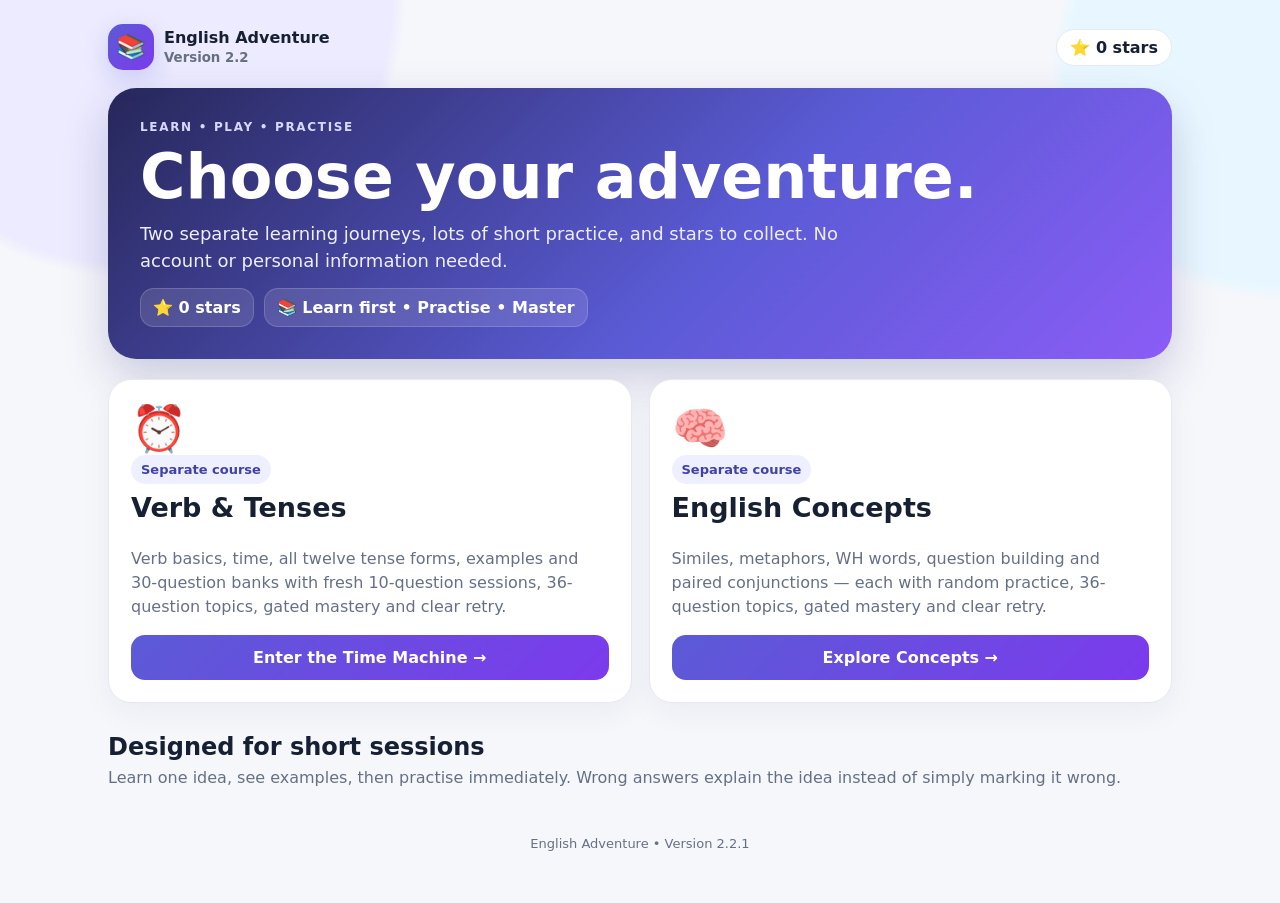
<file: index.html>
<!doctype html><html lang="en"><head><meta charset="utf-8"><meta name="viewport" content="width=device-width,initial-scale=1,viewport-fit=cover"><title>English Adventure</title><link rel="stylesheet" href="style.css"><meta name="theme-color" content="#5b5bd6"></head><body><div class="shell"><div class="topbar"><div class="brand"><div class="logo">📚</div><div>English Adventure<br><small style="color:#667085;font-weight:700">Version 2.2</small></div></div><div class="score">⭐ <span data-score>0</span> stars</div></div>
<section class="hero"><div class="kicker">Learn • Play • Practise</div><h1>Choose your adventure.</h1><p>Two separate learning journeys, lots of short practice, and stars to collect. No account or personal information needed.</p><div class="stats"><div class="stat">⭐ <span data-score>0</span> stars</div><div class="stat">📚 Learn first • Practise • Master</div></div></section>
<div class="grid">
<section class="card course"><div class="big">⏰</div><span class="badge">Separate course</span><h2>Verb & Tenses</h2><p>Verb basics, time, all twelve tense forms, examples and 30-question banks with fresh 10-question sessions, 36-question topics, gated mastery and clear retry.</p><a class="btn primary" href="tenses.html">Enter the Time Machine →</a></section>
<section class="card course"><div class="big">🧠</div><span class="badge">Separate course</span><h2>English Concepts</h2><p>Similes, metaphors, WH words, question building and paired conjunctions — each with random practice, 36-question topics, gated mastery and clear retry.</p><a class="btn primary" href="concepts.html">Explore Concepts →</a></section>
</div>
<div class="section-title"><h2>Designed for short sessions</h2><p>Learn one idea, see examples, then practise immediately. Wrong answers explain the idea instead of simply marking it wrong.</p></div>
<div class="footer">English Adventure • Version 2.2.1</div></div><script src="app.js"></script></body></html>
</file>
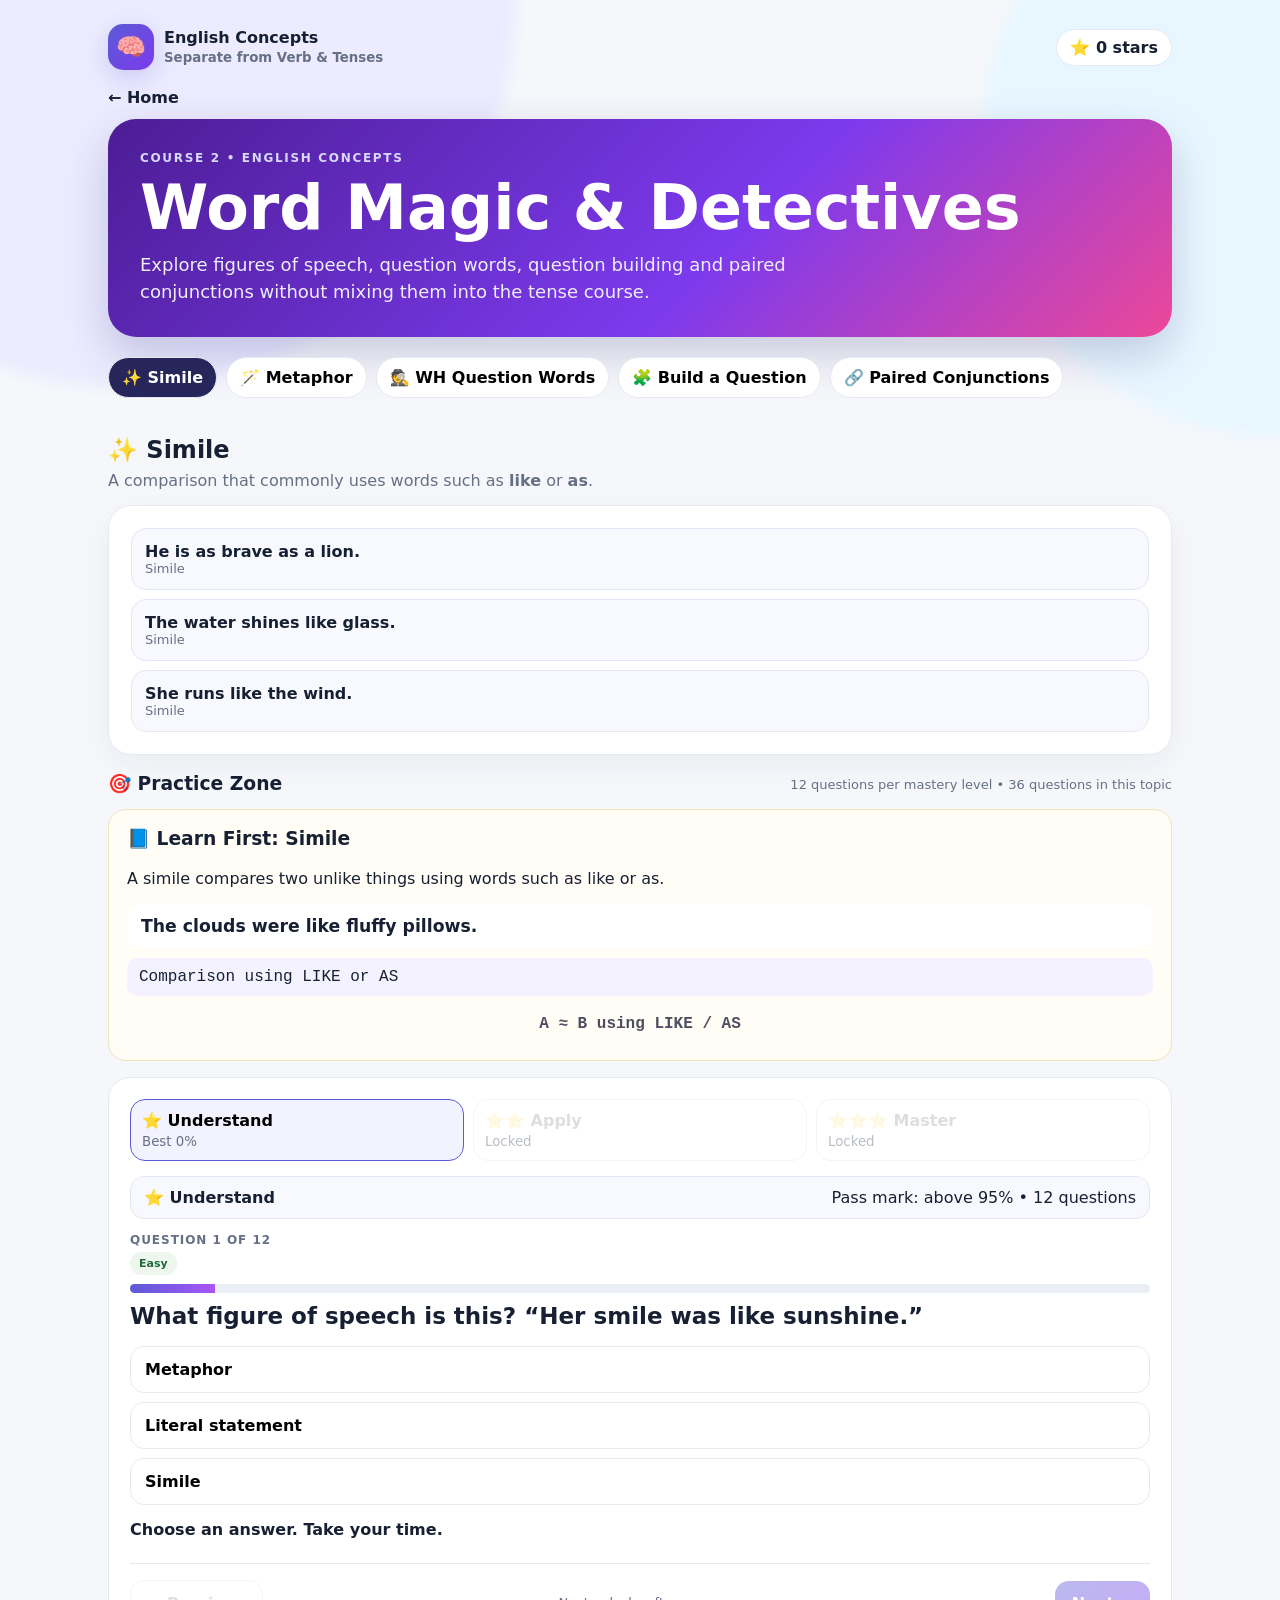
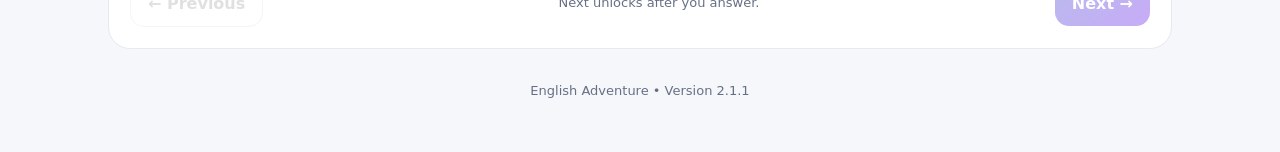
<file: concepts.html>
<!doctype html><html lang="en"><head><meta charset="utf-8"><meta name="viewport" content="width=device-width,initial-scale=1,viewport-fit=cover"><title>English Concepts</title><link rel="stylesheet" href="style.css"><meta name="theme-color" content="#5b5bd6"></head><body><div class="shell"><div class="topbar"><div class="brand"><div class="logo">🧠</div><div>English Concepts<br><small style="color:#667085;font-weight:700">Separate from Verb & Tenses</small></div></div><div class="score">⭐ <span data-score>0</span> stars</div></div><a class="back" href="index.html">← Home</a><section class="hero" style="background:linear-gradient(135deg,#4c1d95,#7c3aed 58%,#ec4899)"><div class="kicker">Course 2 • English Concepts</div><h1>Word Magic & Detectives</h1><p>Explore figures of speech, question words, question building and paired conjunctions without mixing them into the tense course.</p></section><div class="lesson-nav"><button class="pill active" data-lesson="simile">✨ Simile</button><button class="pill" data-lesson="metaphor">🪄 Metaphor</button><button class="pill" data-lesson="wh">🕵️ WH Question Words</button><button class="pill" data-lesson="build">🧩 Build a Question</button><button class="pill" data-lesson="pairs">🔗 Paired Conjunctions</button></div><section id="simile" class="lesson active"><div class="section-title"><h2>✨ Simile</h2><p>A comparison that commonly uses words such as <b>like</b> or <b>as</b>.</p></div><div class="card"><div class="examples"><div class="example"><strong>He is as brave as a lion.</strong><div class="tiny">Simile</div></div><div class="example"><strong>The water shines like glass.</strong><div class="tiny">Simile</div></div><div class="example"><strong>She runs like the wind.</strong><div class="tiny">Simile</div></div></div></div><div class="practice-label"><h3>🎯 Practice Zone</h3><span class="tiny">12 questions per mastery level • 36 questions in this topic</span></div><div class="lesson-card" data-v22-lesson="concept-simile"><h3>📘 Learn First: Simile</h3><p>A simile compares two unlike things using words such as like or as.</p><div class="lesson-example">The clouds were like fluffy pillows.</div><div class="lesson-formula">Comparison using LIKE or AS</div><div class="timeline">A ≈ B using LIKE / AS</div></div><div id="quiz-simile" class="quiz"></div></section><section id="metaphor" class="lesson"><div class="section-title"><h2>🪄 Metaphor</h2><p>A direct comparison: one thing is described as another.</p></div><div class="card"><div class="examples"><div class="example"><strong>Time is a thief.</strong><div class="tiny">Metaphor</div></div><div class="example"><strong>The classroom was a zoo.</strong><div class="tiny">Metaphor</div></div><div class="example"><strong>Her voice was music.</strong><div class="tiny">Metaphor</div></div></div></div><div class="practice-label"><h3>🎯 Practice Zone</h3><span class="tiny">12 questions per mastery level • 36 questions in this topic</span></div><div class="lesson-card" data-v22-lesson="concept-metaphor"><h3>📘 Learn First: Metaphor</h3><p>A metaphor compares by saying one thing is another, without using like or as.</p><div class="lesson-example">The classroom was a zoo.</div><div class="lesson-formula">Direct imaginative comparison</div><div class="timeline">A = B (figuratively)</div></div><div id="quiz-metaphor" class="quiz"></div></section><section id="wh" class="lesson"><div class="section-title"><h2>🕵️ WH Question Words</h2><p>Use question words to ask for a person, place, time, reason, thing, choice or manner.</p></div><div class="card"><div class="examples"><div class="example"><strong>WHO → person</strong><div class="tiny">Who called?</div></div><div class="example"><strong>WHERE → place</strong><div class="tiny">Where are we going?</div></div><div class="example"><strong>WHEN → time</strong><div class="tiny">When does it start?</div></div><div class="example"><strong>WHY → reason</strong><div class="tiny">Why are you smiling?</div></div><div class="example"><strong>WHAT → thing/info</strong><div class="tiny">What happened?</div></div><div class="example"><strong>HOW → manner</strong><div class="tiny">How did you do it?</div></div></div></div><div class="practice-label"><h3>🎯 Practice Zone</h3><span class="tiny">12 questions</span></div><div class="lesson-card" data-v22-lesson="concept-wh"><h3>📘 Learn First: WH Question Words</h3><p>WH words help us ask for specific information: who, what, when, where, why, which and how.</p><div class="lesson-example">Where is my football?</div><div class="lesson-formula">Choose the WH word that matches the information wanted.</div><div class="timeline">WH WORD → information?</div></div><div id="quiz-wh" class="quiz"></div></section><section id="build" class="lesson"><div class="section-title"><h2>🧩 Build a Question</h2><p>Choose the correctly ordered question.</p></div><div class="card"><div class="examples"><div class="example"><strong>Where + are + you + going?</strong><div class="tiny">Where are you going?</div></div><div class="example"><strong>Why + did + he + leave?</strong><div class="tiny">Why did he leave?</div></div><div class="example"><strong>When + will + they + arrive?</strong><div class="tiny">When will they arrive?</div></div></div></div><div class="practice-label"><h3>🎯 Practice Zone</h3><span class="tiny">12 questions per mastery level • 36 questions in this topic</span></div><div class="lesson-card" data-v22-lesson="concept-build"><h3>📘 Learn First: Build a Question</h3><p>English questions usually place a helping verb before the subject.</p><div class="lesson-example">Where are they going?</div><div class="lesson-formula">WH word + helping verb + subject + main verb</div><div class="timeline">WHERE + ARE + THEY + GOING?</div></div><div id="quiz-build" class="quiz"></div></section><section id="pairs" class="lesson"><div class="section-title"><h2>🔗 Paired Conjunctions</h2><p>Words that work as pairs, such as <b>either…or</b>, <b>neither…nor</b> and <b>both…and</b>.</p></div><div class="card"><div class="examples"><div class="example"><strong>either … or</strong><div class="tiny">a choice</div></div><div class="example"><strong>neither … nor</strong><div class="tiny">not either one</div></div><div class="example"><strong>both … and</strong><div class="tiny">the two together</div></div></div></div><div class="practice-label"><h3>🎯 Practice Zone</h3><span class="tiny">12 questions per mastery level • 36 questions in this topic</span></div><div class="lesson-card" data-v22-lesson="concept-pairs"><h3>📘 Learn First: Paired Conjunctions</h3><p>Some conjunctions work in pairs to connect matching ideas.</p><div class="lesson-example">Neither Sam nor Mia wanted to leave.</div><div class="lesson-formula">Keep the ideas on both sides balanced.</div><div class="timeline">NEITHER … NOR • EITHER … OR</div></div><div id="quiz-pairs" class="quiz"></div></section><div class="footer">English Adventure • Version 2.1.1</div></div><script src="app.js"></script><script>document.addEventListener('DOMContentLoaded',()=>{makeQuiz("quiz-simile",[{"q": "What figure of speech is this? “He ran like the wind.”", "a": ["Simile", "Metaphor", "Literal statement"], "c": 0, "w": "A simile makes an explicit comparison, often using “like” or “as”.", "level": "Easy", "id": "sim-e-1"}, {"q": "What figure of speech is this? “Her smile was like sunshine.”", "a": ["Metaphor", "Literal statement", "Simile"], "c": 2, "w": "A simile makes an explicit comparison, often using “like” or “as”.", "level": "Easy", "id": "sim-e-2"}, {"q": "What figure of speech is this? “As quiet as a mouse.”", "a": ["Simile", "Metaphor", "Literal statement"], "c": 0, "w": "A simile makes an explicit comparison, often using “like” or “as”.", "level": "Easy", "id": "sim-e-3"}, {"q": "What figure of speech is this? “The water sparkled like diamonds.”", "a": ["Metaphor", "Simile", "Literal statement"], "c": 1, "w": "A simile makes an explicit comparison, often using “like” or “as”.", "level": "Easy", "id": "sim-e-4"}, {"q": "What figure of speech is this? “My bag is as heavy as a rock.”", "a": ["Metaphor", "Simile", "Literal statement"], "c": 1, "w": "A simile makes an explicit comparison, often using “like” or “as”.", "level": "Easy", "id": "sim-e-5"}, {"q": "What figure of speech is this? “The baby slept like a log.”", "a": ["Simile", "Literal statement", "Metaphor"], "c": 0, "w": "A simile makes an explicit comparison, often using “like” or “as”.", "level": "Easy", "id": "sim-e-6"}, {"q": "What figure of speech is this? “The car moved like lightning.”", "a": ["Simile", "Literal statement", "Metaphor"], "c": 0, "w": "A simile makes an explicit comparison, often using “like” or “as”.", "level": "Easy", "id": "sim-e-7"}, {"q": "What figure of speech is this? “Her hair was as soft as silk.”", "a": ["Metaphor", "Literal statement", "Simile"], "c": 2, "w": "A simile makes an explicit comparison, often using “like” or “as”.", "level": "Easy", "id": "sim-e-8"}, {"q": "What figure of speech is this? “The lake shone like glass.”", "a": ["Simile", "Metaphor", "Literal statement"], "c": 0, "w": "A simile makes an explicit comparison, often using “like” or “as”.", "level": "Easy", "id": "sim-e-9"}, {"q": "What figure of speech is this? “He was as brave as a lion.”", "a": ["Literal statement", "Simile", "Metaphor"], "c": 1, "w": "A simile makes an explicit comparison, often using “like” or “as”.", "level": "Easy", "id": "sim-e-10"}, {"q": "What figure of speech is this? “The snow looked like a white blanket.”", "a": ["Simile", "Literal statement", "Metaphor"], "c": 0, "w": "A simile makes an explicit comparison, often using “like” or “as”.", "level": "Easy", "id": "sim-e-11"}, {"q": "What figure of speech is this? “She sings like a bird.”", "a": ["Literal statement", "Simile", "Metaphor"], "c": 1, "w": "A simile makes an explicit comparison, often using “like” or “as”.", "level": "Easy", "id": "sim-e-12"}, {"q": "Which sentence is a simile?", "a": ["The moon is a lamp.", "The moon shines.", "The moon is like a lamp."], "c": 2, "w": "Look for an explicit comparison between unlike things.", "level": "Medium", "id": "sim-m-1"}, {"q": "Which comparison uses “as ... as”?", "a": ["He is as brave as a lion.", "He is a lion.", "He roared."], "c": 0, "w": "Look for an explicit comparison between unlike things.", "level": "Medium", "id": "sim-m-2"}, {"q": "Which sentence compares speed using a simile?", "a": ["She was the wind.", "She ran like the wind.", "She ran quickly."], "c": 1, "w": "Look for an explicit comparison between unlike things.", "level": "Medium", "id": "sim-m-3"}, {"q": "Which sentence compares softness?", "a": ["The blanket was a cloud.", "The blanket was as soft as a cloud.", "The blanket covered the bed."], "c": 1, "w": "Look for an explicit comparison between unlike things.", "level": "Medium", "id": "sim-m-4"}, {"q": "Which sentence is NOT a simile?", "a": ["The classroom was like a zoo.", "The classroom was a zoo.", "The classroom was as noisy as a zoo."], "c": 1, "w": "Look for an explicit comparison between unlike things.", "level": "Medium", "id": "sim-m-5"}, {"q": "Which sentence uses a simile to describe sound?", "a": ["His voice was like thunder.", "He spoke loudly.", "His voice was thunder."], "c": 0, "w": "Look for an explicit comparison between unlike things.", "level": "Medium", "id": "sim-m-6"}, {"q": "Which sentence uses a simile about cold?", "a": ["The water was cold.", "The water was as cold as ice.", "The water was ice."], "c": 1, "w": "Look for an explicit comparison between unlike things.", "level": "Medium", "id": "sim-m-7"}, {"q": "Which sentence uses “like” as a comparison, not preference?", "a": ["The clouds looked like ships.", "I like ships.", "Ships travel at sea."], "c": 0, "w": "Look for an explicit comparison between unlike things.", "level": "Medium", "id": "sim-m-8"}, {"q": "Which sentence compares size using a simile?", "a": ["The pumpkin was a wheel.", "The pumpkin was big.", "The pumpkin was as big as a wheel."], "c": 2, "w": "Look for an explicit comparison between unlike things.", "level": "Medium", "id": "sim-m-9"}, {"q": "Which sentence compares sharpness?", "a": ["The knife cut bread.", "The knife was a razor.", "The knife was as sharp as a razor."], "c": 2, "w": "Look for an explicit comparison between unlike things.", "level": "Medium", "id": "sim-m-10"}, {"q": "Which sentence uses a simile about heat?", "a": ["The sand was an oven.", "The sand was hot.", "The sand was as hot as an oven."], "c": 2, "w": "Look for an explicit comparison between unlike things.", "level": "Medium", "id": "sim-m-11"}, {"q": "Which sentence compares shape?", "a": ["The moon was round.", "The moon was round like a plate.", "The moon was a plate."], "c": 1, "w": "Look for an explicit comparison between unlike things.", "level": "Medium", "id": "sim-m-12"}, {"q": "Why is “He ran like the wind” a simile?", "a": ["It says he literally became wind.", "It compares his running to the wind using “like”.", "It contains a verb."], "c": 1, "w": "Think about the explicit comparison and the image it creates.", "level": "Challenge", "id": "sim-c-1"}, {"q": "Change “The classroom was a zoo” into a simile.", "a": ["The classroom was like a zoo.", "The classroom was a zoo.", "The classroom is school."], "c": 0, "w": "Think about the explicit comparison and the image it creates.", "level": "Challenge", "id": "sim-c-2"}, {"q": "Which sentence uses “like” but is NOT a simile?", "a": ["She runs like the wind.", "The clouds look like cotton.", "I like mangoes."], "c": 2, "w": "Think about the explicit comparison and the image it creates.", "level": "Challenge", "id": "sim-c-3"}, {"q": "A student says every sentence with “as” is a simile. What is wrong?", "a": ["Every “as” sentence is a metaphor.", "“As” must be part of a comparison, not just appear anywhere.", "“As” can never appear in a simile."], "c": 1, "w": "Think about the explicit comparison and the image it creates.", "level": "Challenge", "id": "sim-c-4"}, {"q": "Why is “My brother eats like a horse” not meant literally?", "a": ["It means he is a horse.", "It compares the way or amount he eats to a horse.", "It means he owns a horse."], "c": 1, "w": "Think about the explicit comparison and the image it creates.", "level": "Challenge", "id": "sim-c-5"}, {"q": "Which edit makes “The moon was a silver coin” a simile?", "a": ["The moon was a coin.", "The moon was silver.", "The moon was like a silver coin."], "c": 2, "w": "Think about the explicit comparison and the image it creates.", "level": "Challenge", "id": "sim-c-6"}, {"q": "Which explanation is best for simile?", "a": ["It is any sentence with an adjective.", "It always uses “is” to say one thing is another.", "It makes an explicit comparison, often with “like” or “as”."], "c": 2, "w": "Think about the explicit comparison and the image it creates.", "level": "Challenge", "id": "sim-c-7"}, {"q": "A student writes “She is like kind.” Why is this not a useful simile?", "a": ["Because “like” can never be used.", "Because kind is always a noun.", "It does not compare her to another thing or image."], "c": 2, "w": "Think about the explicit comparison and the image it creates.", "level": "Challenge", "id": "sim-c-8"}, {"q": "Why can similes make writing more interesting?", "a": ["They remove all description.", "They only make sentences longer.", "They create a picture by linking one thing to a familiar image."], "c": 2, "w": "Think about the explicit comparison and the image it creates.", "level": "Challenge", "id": "sim-c-9"}, {"q": "Which is the clearest simile?", "a": ["The puppy had fur.", "The puppy’s fur was as soft as velvet.", "The puppy’s fur was velvet."], "c": 1, "w": "Think about the explicit comparison and the image it creates.", "level": "Challenge", "id": "sim-c-10"}, {"q": "What is the main difference between “Her voice was music” and “Her voice was like music”?", "a": ["Both are literal.", "Both are questions.", "The first is a metaphor; the second is a simile."], "c": 2, "w": "Think about the explicit comparison and the image it creates.", "level": "Challenge", "id": "sim-c-11"}, {"q": "Which phrase is NOT automatically a simile just because it contains “like”?", "a": ["I like football.", "He swims like a fish.", "The stars look like diamonds."], "c": 0, "w": "Think about the explicit comparison and the image it creates.", "level": "Challenge", "id": "sim-c-12"}],"concept-simile");makeQuiz("quiz-metaphor",[{"q": "What figure of speech is this? “The classroom was a zoo.”", "a": ["Simile", "Literal statement", "Metaphor"], "c": 2, "w": "A metaphor makes a direct comparison by describing one thing as another.", "level": "Easy", "id": "met-e-1"}, {"q": "What figure of speech is this? “Time is a thief.”", "a": ["Metaphor", "Literal statement", "Simile"], "c": 0, "w": "A metaphor makes a direct comparison by describing one thing as another.", "level": "Easy", "id": "met-e-2"}, {"q": "What figure of speech is this? “Her voice was music.”", "a": ["Literal statement", "Simile", "Metaphor"], "c": 2, "w": "A metaphor makes a direct comparison by describing one thing as another.", "level": "Easy", "id": "met-e-3"}, {"q": "What figure of speech is this? “The world is a stage.”", "a": ["Simile", "Literal statement", "Metaphor"], "c": 2, "w": "A metaphor makes a direct comparison by describing one thing as another.", "level": "Easy", "id": "met-e-4"}, {"q": "What figure of speech is this? “The stars were diamonds.”", "a": ["Simile", "Literal statement", "Metaphor"], "c": 2, "w": "A metaphor makes a direct comparison by describing one thing as another.", "level": "Easy", "id": "met-e-5"}, {"q": "What figure of speech is this? “My brother is a walking dictionary.”", "a": ["Simile", "Metaphor", "Literal statement"], "c": 1, "w": "A metaphor makes a direct comparison by describing one thing as another.", "level": "Easy", "id": "met-e-6"}, {"q": "What figure of speech is this? “Her ideas were fireworks.”", "a": ["Literal statement", "Simile", "Metaphor"], "c": 2, "w": "A metaphor makes a direct comparison by describing one thing as another.", "level": "Easy", "id": "met-e-7"}, {"q": "What figure of speech is this? “His mind is a computer.”", "a": ["Simile", "Literal statement", "Metaphor"], "c": 2, "w": "A metaphor makes a direct comparison by describing one thing as another.", "level": "Easy", "id": "met-e-8"}, {"q": "What figure of speech is this? “The city is a jungle.”", "a": ["Simile", "Metaphor", "Literal statement"], "c": 1, "w": "A metaphor makes a direct comparison by describing one thing as another.", "level": "Easy", "id": "met-e-9"}, {"q": "What figure of speech is this? “That test was a mountain.”", "a": ["Literal statement", "Simile", "Metaphor"], "c": 2, "w": "A metaphor makes a direct comparison by describing one thing as another.", "level": "Easy", "id": "met-e-10"}, {"q": "What figure of speech is this? “Her smile was sunshine.”", "a": ["Simile", "Metaphor", "Literal statement"], "c": 1, "w": "A metaphor makes a direct comparison by describing one thing as another.", "level": "Easy", "id": "met-e-11"}, {"q": "What figure of speech is this? “The snow was a white blanket.”", "a": ["Literal statement", "Simile", "Metaphor"], "c": 2, "w": "A metaphor makes a direct comparison by describing one thing as another.", "level": "Easy", "id": "met-e-12"}, {"q": "Which sentence is a metaphor?", "a": ["The lake is a mirror.", "The lake is calm.", "The lake is like a mirror."], "c": 0, "w": "A metaphor makes a direct figurative comparison.", "level": "Medium", "id": "met-m-1"}, {"q": "Which sentence directly compares ideas to fireworks?", "a": ["Her ideas were fireworks.", "She had many ideas.", "Her ideas were like fireworks."], "c": 0, "w": "A metaphor makes a direct figurative comparison.", "level": "Medium", "id": "met-m-2"}, {"q": "Which sentence is a metaphor about difficulty?", "a": ["The test was hard.", "The test was like a mountain.", "The test was a mountain."], "c": 2, "w": "A metaphor makes a direct figurative comparison.", "level": "Medium", "id": "met-m-3"}, {"q": "Which sentence is NOT a metaphor?", "a": ["His mind is a computer.", "He runs like the wind.", "He is a rocket."], "c": 1, "w": "A metaphor makes a direct figurative comparison.", "level": "Medium", "id": "met-m-4"}, {"q": "Which sentence is a metaphor for knowledge?", "a": ["She reads an encyclopedia.", "She is a walking encyclopedia.", "She is like an encyclopedia."], "c": 1, "w": "A metaphor makes a direct figurative comparison.", "level": "Medium", "id": "met-m-5"}, {"q": "Which sentence describes anger metaphorically?", "a": ["His temper was a volcano.", "He was angry.", "His temper was like a volcano."], "c": 0, "w": "A metaphor makes a direct figurative comparison.", "level": "Medium", "id": "met-m-6"}, {"q": "Which sentence is a metaphor about happiness?", "a": ["Her smile was sunshine.", "Her smile was like sunshine.", "She smiled happily."], "c": 0, "w": "A metaphor makes a direct figurative comparison.", "level": "Medium", "id": "met-m-7"}, {"q": "Which sentence is a metaphor about confusion?", "a": ["I was confused.", "My thoughts were like a knot.", "My thoughts were a tangled knot."], "c": 2, "w": "A metaphor makes a direct figurative comparison.", "level": "Medium", "id": "met-m-8"}, {"q": "Which sentence directly compares time to money?", "a": ["Time is like money.", "Money takes time.", "Time is money."], "c": 2, "w": "A metaphor makes a direct figurative comparison.", "level": "Medium", "id": "met-m-9"}, {"q": "Which sentence is a metaphor about a busy place?", "a": ["The station was a beehive.", "The station was like a beehive.", "The station was busy."], "c": 0, "w": "A metaphor makes a direct figurative comparison.", "level": "Medium", "id": "met-m-10"}, {"q": "Which sentence is a metaphor about fear?", "a": ["Fear followed like a shadow.", "Fear was a shadow behind him.", "He felt afraid."], "c": 1, "w": "A metaphor makes a direct figurative comparison.", "level": "Medium", "id": "met-m-11"}, {"q": "Which sentence is a metaphor about opportunity?", "a": ["The scholarship was a golden ticket.", "The scholarship was like a ticket.", "She got a scholarship."], "c": 0, "w": "A metaphor makes a direct figurative comparison.", "level": "Medium", "id": "met-m-12"}, {"q": "Why is “Time is a thief” a metaphor?", "a": ["It contains the word “is”.", "It directly compares time to a thief to suggest time takes things away.", "It says time is literally a person."], "c": 1, "w": "Think about the direct comparison and the idea it suggests.", "level": "Challenge", "id": "met-c-1"}, {"q": "Change “The classroom was like a zoo” into a metaphor.", "a": ["The classroom was a zoo.", "The classroom was as noisy as a zoo.", "The classroom had animals."], "c": 0, "w": "Think about the direct comparison and the idea it suggests.", "level": "Challenge", "id": "met-c-2"}, {"q": "A student says every sentence with “is” is a metaphor. What is wrong?", "a": ["A metaphor needs a meaningful comparison between unlike things.", "Metaphors never use “is”.", "Every “is” sentence is a simile."], "c": 0, "w": "Think about the direct comparison and the idea it suggests.", "level": "Challenge", "id": "met-c-3"}, {"q": "Why can “The classroom was a zoo” work even though there are no animals?", "a": ["It suggests noise, chaos or wild behaviour through comparison.", "It is a question.", "It proves animals were present."], "c": 0, "w": "Think about the direct comparison and the idea it suggests.", "level": "Challenge", "id": "met-c-4"}, {"q": "Which edit changes a metaphor into a simile?", "a": ["Remove the subject.", "Add “like”: Her voice was like music.", "Change “was” to “is”."], "c": 1, "w": "Think about the direct comparison and the idea it suggests.", "level": "Challenge", "id": "met-c-5"}, {"q": "Which explanation best fits metaphor?", "a": ["It only describes size.", "One thing is described as another to create an image or idea.", "It always compares using “like”."], "c": 1, "w": "Think about the direct comparison and the idea it suggests.", "level": "Challenge", "id": "met-c-6"}, {"q": "Why is “Books are windows” not usually literal?", "a": ["Windows are books.", "It compares books to windows because they let us see other ideas or worlds.", "Books are made of glass."], "c": 1, "w": "Think about the direct comparison and the idea it suggests.", "level": "Challenge", "id": "met-c-7"}, {"q": "A metaphor says “The city never sleeps.” What does it suggest?", "a": ["The city stays active day and night.", "The city owns a bed.", "The buildings are alive."], "c": 0, "w": "Think about the direct comparison and the idea it suggests.", "level": "Challenge", "id": "met-c-8"}, {"q": "Why should metaphors not always be taken literally?", "a": ["They are always false sentences.", "Their meaning comes from the comparison, not literal identity.", "They have no meaning."], "c": 1, "w": "Think about the direct comparison and the idea it suggests.", "level": "Challenge", "id": "met-c-9"}, {"q": "What is the main difference between metaphor and simile?", "a": ["They are exactly the same.", "A metaphor never compares things.", "A metaphor makes a direct comparison; a simile makes an explicit comparison using words such as “like” or “as”."], "c": 2, "w": "Think about the direct comparison and the idea it suggests.", "level": "Challenge", "id": "met-c-10"}, {"q": "Which metaphor best suggests someone knows many facts?", "a": ["She reads like an encyclopedia.", "She is a walking encyclopedia.", "She has an encyclopedia."], "c": 1, "w": "Think about the direct comparison and the idea it suggests.", "level": "Challenge", "id": "met-c-11"}, {"q": "Which metaphor best suggests speed?", "a": ["The runner was fast.", "The runner was a rocket.", "The runner moved like a rocket."], "c": 1, "w": "Think about the direct comparison and the idea it suggests.", "level": "Challenge", "id": "met-c-12"}],"concept-metaphor");makeQuiz("quiz-wh",[{"q": "___ ate the cake?", "a": ["Who", "Where", "When"], "c": 0, "w": "Choose the question word that asks for the missing kind of information.", "level": "Easy", "id": "wh-e-1"}, {"q": "___ is your school?", "a": ["Where", "Why", "Who"], "c": 0, "w": "Choose the question word that asks for the missing kind of information.", "level": "Easy", "id": "wh-e-2"}, {"q": "___ does the movie start?", "a": ["When", "Who", "Why"], "c": 0, "w": "Choose the question word that asks for the missing kind of information.", "level": "Easy", "id": "wh-e-3"}, {"q": "___ are you laughing?", "a": ["Who", "Where", "Why"], "c": 2, "w": "Choose the question word that asks for the missing kind of information.", "level": "Easy", "id": "wh-e-4"}, {"q": "___ is in the box?", "a": ["What", "Where", "When"], "c": 0, "w": "Choose the question word that asks for the missing kind of information.", "level": "Easy", "id": "wh-e-5"}, {"q": "___ did you solve it?", "a": ["Who", "When", "How"], "c": 2, "w": "Choose the question word that asks for the missing kind of information.", "level": "Easy", "id": "wh-e-6"}, {"q": "___ book is this?", "a": ["Where", "Whose", "Why"], "c": 1, "w": "Choose the question word that asks for the missing kind of information.", "level": "Easy", "id": "wh-e-7"}, {"q": "___ one do you want: red or blue?", "a": ["When", "Which", "Who"], "c": 1, "w": "Choose the question word that asks for the missing kind of information.", "level": "Easy", "id": "wh-e-8"}, {"q": "___ many pencils do you have?", "a": ["How", "What", "Why"], "c": 0, "w": "Choose the question word that asks for the missing kind of information.", "level": "Easy", "id": "wh-e-9"}, {"q": "___ long is the movie?", "a": ["Where", "How", "Who"], "c": 1, "w": "Choose the question word that asks for the missing kind of information.", "level": "Easy", "id": "wh-e-10"}, {"q": "___ far is the park?", "a": ["Whose", "When", "How"], "c": 2, "w": "Choose the question word that asks for the missing kind of information.", "level": "Easy", "id": "wh-e-11"}, {"q": "___ much water do you need?", "a": ["How", "Who", "Which"], "c": 0, "w": "Choose the question word that asks for the missing kind of information.", "level": "Easy", "id": "wh-e-12"}, {"q": "Which question word asks for a person?", "a": ["Where", "Who", "When"], "c": 1, "w": "Match the WH word to the type of information requested.", "level": "Medium", "id": "wh-m-1"}, {"q": "Which asks for a place?", "a": ["Whose", "Why", "Where"], "c": 2, "w": "Match the WH word to the type of information requested.", "level": "Medium", "id": "wh-m-2"}, {"q": "Which asks for a reason?", "a": ["When", "Who", "Why"], "c": 2, "w": "Match the WH word to the type of information requested.", "level": "Medium", "id": "wh-m-3"}, {"q": "Which asks for time?", "a": ["What", "When", "Where"], "c": 1, "w": "Match the WH word to the type of information requested.", "level": "Medium", "id": "wh-m-4"}, {"q": "Which asks about ownership?", "a": ["Which", "Who", "Whose"], "c": 2, "w": "Match the WH word to the type of information requested.", "level": "Medium", "id": "wh-m-5"}, {"q": "Which often asks about method or manner?", "a": ["Where", "When", "How"], "c": 2, "w": "Match the WH word to the type of information requested.", "level": "Medium", "id": "wh-m-6"}, {"q": "Which asks for a choice between known options?", "a": ["What", "Why", "Which"], "c": 2, "w": "Match the WH word to the type of information requested.", "level": "Medium", "id": "wh-m-7"}, {"q": "Which phrase asks for a countable number?", "a": ["How many", "How far", "How much"], "c": 0, "w": "Match the WH word to the type of information requested.", "level": "Medium", "id": "wh-m-8"}, {"q": "Which phrase asks for an amount of something uncountable?", "a": ["How long", "How many", "How much"], "c": 2, "w": "Match the WH word to the type of information requested.", "level": "Medium", "id": "wh-m-9"}, {"q": "Which phrase asks about distance?", "a": ["How far", "How many", "How long"], "c": 0, "w": "Match the WH word to the type of information requested.", "level": "Medium", "id": "wh-m-10"}, {"q": "Which phrase asks about duration?", "a": ["How far", "How long", "How much"], "c": 1, "w": "Match the WH word to the type of information requested.", "level": "Medium", "id": "wh-m-11"}, {"q": "Which question best asks about a thing?", "a": ["Who is that place?", "What is that?", "Where is that object called?"], "c": 1, "w": "Match the WH word to the type of information requested.", "level": "Medium", "id": "wh-m-12"}, {"q": "A student asks “Where ate the cake?” but wants the person. What should change?", "a": ["Use “When”.", "Use “Who”: Who ate the cake?", "Use “How far”."], "c": 1, "w": "Think about the kind of answer the question needs.", "level": "Challenge", "id": "wh-c-1"}, {"q": "Why is “Whose bag is this?” different from “Who is this?”", "a": ["Whose asks about time.", "Whose asks about ownership; who asks about a person.", "They mean the same."], "c": 1, "w": "Think about the kind of answer the question needs.", "level": "Challenge", "id": "wh-c-2"}, {"q": "Which question is best if the answer is “because I was tired”?", "a": ["When did you stop?", "Where did you stop?", "Why did you stop?"], "c": 2, "w": "Think about the kind of answer the question needs.", "level": "Challenge", "id": "wh-c-3"}, {"q": "Which question is best if the answer is “for two hours”?", "a": ["How many did you study?", "How long did you study?", "How far did you study?"], "c": 1, "w": "Think about the kind of answer the question needs.", "level": "Challenge", "id": "wh-c-4"}, {"q": "Which question is best if the answer is “five kilometres”?", "a": ["How far is it?", "How long is it?", "How many is it?"], "c": 0, "w": "Think about the kind of answer the question needs.", "level": "Challenge", "id": "wh-c-5"}, {"q": "Which question is best if the answer is “three apples”?", "a": ["How many apples?", "How far apples?", "How much apples?"], "c": 0, "w": "Think about the kind of answer the question needs.", "level": "Challenge", "id": "wh-c-6"}, {"q": "Which question is best if the answer is “two litres”?", "a": ["How much water?", "How many water?", "Whose water amount?"], "c": 0, "w": "Think about the kind of answer the question needs.", "level": "Challenge", "id": "wh-c-7"}, {"q": "A student asks “What one do you want?” when choosing red or blue. Which is more precise?", "a": ["Who one do you want?", "When one do you want?", "Which one do you want?"], "c": 2, "w": "Think about the kind of answer the question needs.", "level": "Challenge", "id": "wh-c-8"}, {"q": "Which question would likely be answered with a place?", "a": ["Why are your shoes?", "Where are your shoes?", "When are your shoes?"], "c": 1, "w": "Think about the kind of answer the question needs.", "level": "Challenge", "id": "wh-c-9"}, {"q": "Which question would likely be answered with a person?", "a": ["How far called?", "Where called?", "Who called?"], "c": 2, "w": "Think about the kind of answer the question needs.", "level": "Challenge", "id": "wh-c-10"}, {"q": "Which question would likely be answered with a time?", "a": ["Whose did it arrive?", "Who did the bus arrive?", "When did the bus arrive?"], "c": 2, "w": "Think about the kind of answer the question needs.", "level": "Challenge", "id": "wh-c-11"}, {"q": "Which question would likely be answered with a method?", "a": ["When method open?", "Who did you open it?", "How did you open it?"], "c": 2, "w": "Think about the kind of answer the question needs.", "level": "Challenge", "id": "wh-c-12"}],"concept-wh");makeQuiz("quiz-build",[{"q": "Which option is the correctly ordered question asking where someone is going?", "a": ["Where you are going?", "Where are you going?", "Are where you going?"], "c": 1, "w": "Use natural English question order.", "level": "Easy", "id": "build-e-1"}, {"q": "Which option is the correctly ordered question asking what she is reading?", "a": ["What she is reading?", "Is what she reading?", "What is she reading?"], "c": 2, "w": "Use natural English question order.", "level": "Easy", "id": "build-e-2"}, {"q": "Which option correctly asks where Sam went?", "a": ["Where Sam did go?", "Where did Sam go?", "Did where Sam go?"], "c": 1, "w": "Use natural English question order.", "level": "Easy", "id": "build-e-3"}, {"q": "Which option correctly asks why a group is laughing?", "a": ["Why they are laughing?", "Why are they laughing?", "Are why they laughing?"], "c": 1, "w": "Use natural English question order.", "level": "Easy", "id": "build-e-4"}, {"q": "Which option correctly asks when someone will arrive?", "a": ["When will you arrive?", "When you will arrive?", "Will when you arrive?"], "c": 0, "w": "Use natural English question order.", "level": "Easy", "id": "build-e-5"}, {"q": "Which option correctly asks who is at the door?", "a": ["Is who at the door?", "Who at the door is?", "Who is at the door?"], "c": 2, "w": "Use natural English question order.", "level": "Easy", "id": "build-e-6"}, {"q": "Which option correctly asks how something was made?", "a": ["How did you make it?", "Did how you made it?", "How you did make it?"], "c": 0, "w": "Use natural English question order.", "level": "Easy", "id": "build-e-7"}, {"q": "Which option correctly asks which game someone likes?", "a": ["Which game do you like?", "Do which game you likes?", "Which game you do like?"], "c": 0, "w": "Use natural English question order.", "level": "Easy", "id": "build-e-8"}, {"q": "Which option correctly asks who owns a bag?", "a": ["Is whose this bag?", "Whose bag is this?", "Whose is bag this?"], "c": 1, "w": "Use natural English question order.", "level": "Easy", "id": "build-e-9"}, {"q": "Which option correctly asks about the number of books someone has?", "a": ["How many books do you have?", "How many books you have do?", "Do how many books you has?"], "c": 0, "w": "Use natural English question order.", "level": "Easy", "id": "build-e-10"}, {"q": "Which option correctly asks where she lives?", "a": ["Where does she live?", "Where she does live?", "Does where she lives?"], "c": 0, "w": "Use natural English question order.", "level": "Easy", "id": "build-e-11"}, {"q": "Which option correctly asks why he left?", "a": ["Why he did leave?", "Did why he left?", "Why did he leave?"], "c": 2, "w": "Use natural English question order.", "level": "Easy", "id": "build-e-12"}, {"q": "Which pattern is correct for many WH questions with “be”?", "a": ["WH word + be + subject", "WH word + subject + be", "Be + WH word + subject always"], "c": 0, "w": "Place the WH phrase, helper and subject in the correct order.", "level": "Medium", "id": "build-m-1"}, {"q": "Which pattern is correct with “did”?", "a": ["WH word + did + subject + base verb", "Did + past verb + WH word", "WH word + subject + did + past verb"], "c": 0, "w": "Place the WH phrase, helper and subject in the correct order.", "level": "Medium", "id": "build-m-2"}, {"q": "Why is “Where did Sam go?” correct?", "a": ["“Go” is past tense.", "After “did”, the main verb stays in base form “go”.", "Questions never use subjects."], "c": 1, "w": "Place the WH phrase, helper and subject in the correct order.", "level": "Medium", "id": "build-m-3"}, {"q": "Which question correctly asks about a present routine?", "a": ["Where he does play?", "Where does he plays?", "Where does he play?"], "c": 2, "w": "Place the WH phrase, helper and subject in the correct order.", "level": "Medium", "id": "build-m-4"}, {"q": "Which question correctly uses “do”?", "a": ["What do they want?", "What they do want?", "What do they wants?"], "c": 0, "w": "Place the WH phrase, helper and subject in the correct order.", "level": "Medium", "id": "build-m-5"}, {"q": "Which question correctly uses “does”?", "a": ["Where does Riya lives?", "Where Riya does live?", "Where does Riya live?"], "c": 2, "w": "Place the WH phrase, helper and subject in the correct order.", "level": "Medium", "id": "build-m-6"}, {"q": "Which question correctly uses “is”?", "a": ["Why he is upset?", "Is why he upset?", "Why is he upset?"], "c": 2, "w": "Place the WH phrase, helper and subject in the correct order.", "level": "Medium", "id": "build-m-7"}, {"q": "Which question correctly uses “are”?", "a": ["What you are doing?", "What are you doing?", "Are what you doing?"], "c": 1, "w": "Place the WH phrase, helper and subject in the correct order.", "level": "Medium", "id": "build-m-8"}, {"q": "Which question correctly uses “will”?", "a": ["When they will arrive?", "When will they arrive?", "Will when they arrive?"], "c": 1, "w": "Place the WH phrase, helper and subject in the correct order.", "level": "Medium", "id": "build-m-9"}, {"q": "Which question has the correct base verb after “did”?", "a": ["What did she wrote?", "What she did wrote?", "What did she write?"], "c": 2, "w": "Place the WH phrase, helper and subject in the correct order.", "level": "Medium", "id": "build-m-10"}, {"q": "Which question is correct when “who” is the subject?", "a": ["Who broke the glass?", "Who did broke the glass?", "Did who break the glass?"], "c": 0, "w": "Place the WH phrase, helper and subject in the correct order.", "level": "Medium", "id": "build-m-11"}, {"q": "Which question correctly asks possession?", "a": ["Whose are these shoes? always only", "Whose shoes are these?", "Who shoes are these?"], "c": 1, "w": "Place the WH phrase, helper and subject in the correct order.", "level": "Medium", "id": "build-m-12"}, {"q": "Fix: “Where you are going?”", "a": ["Where are you going?", "Where going are you?", "Are you where going?"], "c": 0, "w": "Check helper verb, subject position and the main verb form.", "level": "Challenge", "id": "build-c-1"}, {"q": "Fix: “What did you ate?”", "a": ["What you did eat?", "What did you eat?", "What did ate you?"], "c": 1, "w": "Check helper verb, subject position and the main verb form.", "level": "Challenge", "id": "build-c-2"}, {"q": "Fix: “Where does she lives?”", "a": ["Where she does lives?", "Where do she live?", "Where does she live?"], "c": 2, "w": "Check helper verb, subject position and the main verb form.", "level": "Challenge", "id": "build-c-3"}, {"q": "Why does the base verb follow “did”?", "a": ["Because “did” already carries the past tense.", "Because base verbs are future only.", "Because questions never use past meaning."], "c": 0, "w": "Check helper verb, subject position and the main verb form.", "level": "Challenge", "id": "build-c-4"}, {"q": "Why can “Who broke the glass?” omit “did”?", "a": ["All who-questions omit verbs.", "Here, “who” itself is the subject of the verb.", "Because “broke” is future."], "c": 1, "w": "Check helper verb, subject position and the main verb form.", "level": "Challenge", "id": "build-c-5"}, {"q": "Which sentence has an unnecessary helper?", "a": ["Who broke the glass?", "What did you break?", "Who did broke the glass?"], "c": 2, "w": "Check helper verb, subject position and the main verb form.", "level": "Challenge", "id": "build-c-6"}, {"q": "Fix: “When you will arrive?”", "a": ["When will you arrive?", "Will when you arrive?", "When you arrive will?"], "c": 0, "w": "Check helper verb, subject position and the main verb form.", "level": "Challenge", "id": "build-c-7"}, {"q": "Which question correctly changes “She lives in Delhi” to ask for the place?", "a": ["Where she lives?", "Where does she live?", "Where does she lives?"], "c": 1, "w": "Check helper verb, subject position and the main verb form.", "level": "Challenge", "id": "build-c-8"}, {"q": "Which question correctly changes “They left because it was late” to ask for the reason?", "a": ["Why they left?", "Why did they leave?", "Why did they left?"], "c": 1, "w": "Check helper verb, subject position and the main verb form.", "level": "Challenge", "id": "build-c-9"}, {"q": "Which question correctly changes “He is reading a comic” to ask for the object?", "a": ["What he is reading?", "What is he reading?", "Is what he reading?"], "c": 1, "w": "Check helper verb, subject position and the main verb form.", "level": "Challenge", "id": "build-c-10"}, {"q": "Which question asks about the subject in “Riya called Sam”?", "a": ["Who did called Sam?", "Did who call Sam?", "Who called Sam?"], "c": 2, "w": "Check helper verb, subject position and the main verb form.", "level": "Challenge", "id": "build-c-11"}, {"q": "Which question asks about the object in “Riya called Sam”?", "a": ["Who did Riya called?", "Who Riya did call?", "Who did Riya call?"], "c": 2, "w": "Check helper verb, subject position and the main verb form.", "level": "Challenge", "id": "build-c-12"}],"concept-build");makeQuiz("quiz-pairs",[{"q": "You can have ___ tea ___ juice.", "a": ["either … or", "neither … nor", "both … and"], "c": 0, "w": "Choose the paired conjunction that matches the meaning.", "level": "Easy", "id": "pairs-e-1"}, {"q": "___ Sam ___ Riya came; both were sick.", "a": ["Neither … nor", "Either … or", "Both … and"], "c": 0, "w": "Choose the paired conjunction that matches the meaning.", "level": "Easy", "id": "pairs-e-2"}, {"q": "___ Mum ___ Dad enjoyed the movie.", "a": ["Neither … nor", "Either … or", "Both … and"], "c": 2, "w": "Choose the paired conjunction that matches the meaning.", "level": "Easy", "id": "pairs-e-3"}, {"q": "We can go ___ Saturday ___ Sunday.", "a": ["both … and", "either … or", "neither … nor"], "c": 1, "w": "Choose the paired conjunction that matches the meaning.", "level": "Easy", "id": "pairs-e-4"}, {"q": "___ the red pen ___ the blue pen works.", "a": ["Either … and", "Neither … nor", "Both … and"], "c": 1, "w": "Choose the paired conjunction that matches the meaning.", "level": "Easy", "id": "pairs-e-5"}, {"q": "She is ___ clever ___ kind.", "a": ["either … or", "both … and", "neither … nor"], "c": 1, "w": "Choose the paired conjunction that matches the meaning.", "level": "Easy", "id": "pairs-e-6"}, {"q": "You may choose ___ pasta ___ rice.", "a": ["either … or", "neither … nor", "both … and"], "c": 0, "w": "Choose the paired conjunction that matches the meaning.", "level": "Easy", "id": "pairs-e-7"}, {"q": "___ Ali ___ Ben finished the task.", "a": ["Neither … nor", "Either … or", "Both … and"], "c": 2, "w": "Choose the paired conjunction that matches the meaning.", "level": "Easy", "id": "pairs-e-8"}, {"q": "___ the bus ___ the train is running today.", "a": ["Neither … nor", "Either … and", "Both … and"], "c": 0, "w": "Choose the paired conjunction that matches the meaning.", "level": "Easy", "id": "pairs-e-9"}, {"q": "I like ___ mangoes ___ grapes.", "a": ["both … and", "neither … nor", "either … or"], "c": 0, "w": "Choose the paired conjunction that matches the meaning.", "level": "Easy", "id": "pairs-e-10"}, {"q": "We can sit ___ inside ___ outside.", "a": ["neither … nor", "both … and", "either … or"], "c": 2, "w": "Choose the paired conjunction that matches the meaning.", "level": "Easy", "id": "pairs-e-11"}, {"q": "___ the teacher ___ the students knew the answer.", "a": ["Neither … nor", "Either … and", "Both … and"], "c": 0, "w": "Choose the paired conjunction that matches the meaning.", "level": "Easy", "id": "pairs-e-12"}, {"q": "Which pair presents two alternatives?", "a": ["neither … nor", "both … and", "either … or"], "c": 2, "w": "Paired conjunctions express choice, inclusion or exclusion.", "level": "Medium", "id": "pairs-m-1"}, {"q": "Which pair means “not this one and not that one”?", "a": ["both … and", "neither … nor", "either … or"], "c": 1, "w": "Paired conjunctions express choice, inclusion or exclusion.", "level": "Medium", "id": "pairs-m-2"}, {"q": "Which pair includes the two together?", "a": ["neither … nor", "both … and", "either … or"], "c": 1, "w": "Paired conjunctions express choice, inclusion or exclusion.", "level": "Medium", "id": "pairs-m-3"}, {"q": "Which sentence is correct?", "a": ["Neither Ravi and Mia helped.", "Both Ravi or Mia helped.", "Both Ravi and Mia helped."], "c": 2, "w": "Paired conjunctions express choice, inclusion or exclusion.", "level": "Medium", "id": "pairs-m-4"}, {"q": "Which sentence presents a choice?", "a": ["You can neither walk and take the bus.", "You can both walk or take the bus.", "You can either walk or take the bus."], "c": 2, "w": "Paired conjunctions express choice, inclusion or exclusion.", "level": "Medium", "id": "pairs-m-6"}, {"q": "Which sentence includes two qualities?", "a": ["She is neither kind and patient.", "She is either kind and patient.", "She is both kind and patient."], "c": 2, "w": "Paired conjunctions express choice, inclusion or exclusion.", "level": "Medium", "id": "pairs-m-7"}, {"q": "Which sentence excludes two options?", "a": ["Both answer A nor B is correct.", "Neither answer A nor answer B is correct.", "Either A and B is correct."], "c": 1, "w": "Paired conjunctions express choice, inclusion or exclusion.", "level": "Medium", "id": "pairs-m-8"}, {"q": "Which sentence correctly uses “either…or”?", "a": ["Either Mum nor Dad will come.", "Either Mum and Dad will come.", "Either Mum or Dad will come."], "c": 2, "w": "Paired conjunctions express choice, inclusion or exclusion.", "level": "Medium", "id": "pairs-m-9"}, {"q": "Which sentence correctly uses “both…and”?", "a": ["Both the book or the film were good.", "Both the book and the film were good.", "Both the book nor the film were good."], "c": 1, "w": "Paired conjunctions express choice, inclusion or exclusion.", "level": "Medium", "id": "pairs-m-10"}, {"q": "Which sentence correctly uses “neither…nor”?", "a": ["Neither Sam or I was ready.", "Neither Sam nor I was ready.", "Neither Sam and I was ready."], "c": 1, "w": "Paired conjunctions express choice, inclusion or exclusion.", "level": "Medium", "id": "pairs-m-11"}, {"q": "Which pair is best for two possible days?", "a": ["either Monday or Tuesday", "neither Monday and Tuesday", "both Monday or Tuesday"], "c": 0, "w": "Paired conjunctions express choice, inclusion or exclusion.", "level": "Medium", "id": "pairs-m-12"}, {"q": "Which pair is best if two people both participated?", "a": ["either Riya and Sam", "neither Riya or Sam", "both Riya and Sam"], "c": 2, "w": "Paired conjunctions express choice, inclusion or exclusion.", "level": "Medium", "id": "pairs-m-13"}, {"q": "Fix: “Neither tea or coffee is available.”", "a": ["Both tea nor coffee is available.", "Neither tea and coffee is available.", "Neither tea nor coffee is available."], "c": 2, "w": "Check both the matching pair and the intended meaning.", "level": "Challenge", "id": "pairs-c-1"}, {"q": "Fix: “Both Ravi or Mia helped.”", "a": ["Either Ravi and Mia helped.", "Neither Ravi and Mia helped.", "Both Ravi and Mia helped."], "c": 2, "w": "Check both the matching pair and the intended meaning.", "level": "Challenge", "id": "pairs-c-2"}, {"q": "Fix: “Either walk and take the bus.”", "a": ["Neither walk and take the bus.", "Either walk or take the bus.", "Both walk or take the bus."], "c": 1, "w": "Check both the matching pair and the intended meaning.", "level": "Challenge", "id": "pairs-c-3"}, {"q": "Why must these conjunctions be learned as pairs?", "a": ["The second word is optional in every case.", "Each first word normally matches a particular second word: both–and, either–or, neither–nor.", "They all mean exactly the same thing."], "c": 1, "w": "Check both the matching pair and the intended meaning.", "level": "Challenge", "id": "pairs-c-4"}, {"q": "Which sentence changes meaning from inclusion to choice?", "a": ["Either Ravi or Mia will present.", "Neither Ravi nor Mia will present.", "Both Ravi and Mia will present."], "c": 0, "w": "Check both the matching pair and the intended meaning.", "level": "Challenge", "id": "pairs-c-5"}, {"q": "Which sentence means two people will present together?", "a": ["Either Ravi or Mia will present.", "Neither Ravi nor Mia will present.", "Both Ravi and Mia will present."], "c": 2, "w": "Check both the matching pair and the intended meaning.", "level": "Challenge", "id": "pairs-c-6"}, {"q": "Which sentence means neither person will present?", "a": ["Neither Ravi nor Mia will present.", "Both Ravi and Mia will present.", "Either Ravi or Mia will present."], "c": 0, "w": "Check both the matching pair and the intended meaning.", "level": "Challenge", "id": "pairs-c-7"}, {"q": "A student writes “Neither the dog and the cat…” What is the correction?", "a": ["Use “nor”: Neither the dog nor the cat…", "Use “or”.", "Use “both”."], "c": 0, "w": "Check both the matching pair and the intended meaning.", "level": "Challenge", "id": "pairs-c-8"}, {"q": "Which pair creates alternatives?", "a": ["neither/nor", "both/and", "either/or"], "c": 2, "w": "Check both the matching pair and the intended meaning.", "level": "Challenge", "id": "pairs-c-9"}, {"q": "Which pair creates a double positive idea?", "a": ["either/or", "neither/nor", "both/and"], "c": 2, "w": "Check both the matching pair and the intended meaning.", "level": "Challenge", "id": "pairs-c-10"}, {"q": "Which pair creates a double negative idea?", "a": ["neither/nor", "both/and", "either/or"], "c": 0, "w": "Check both the matching pair and the intended meaning.", "level": "Challenge", "id": "pairs-c-11"}, {"q": "Which sentence has parallel structure?", "a": ["She likes both reading and drawing.", "She both likes reading and drawing is.", "She likes both reading and to draw."], "c": 0, "w": "Check both the matching pair and the intended meaning.", "level": "Challenge", "id": "pairs-c-12"}],"concept-pairs");});</script></body></html>
</file>
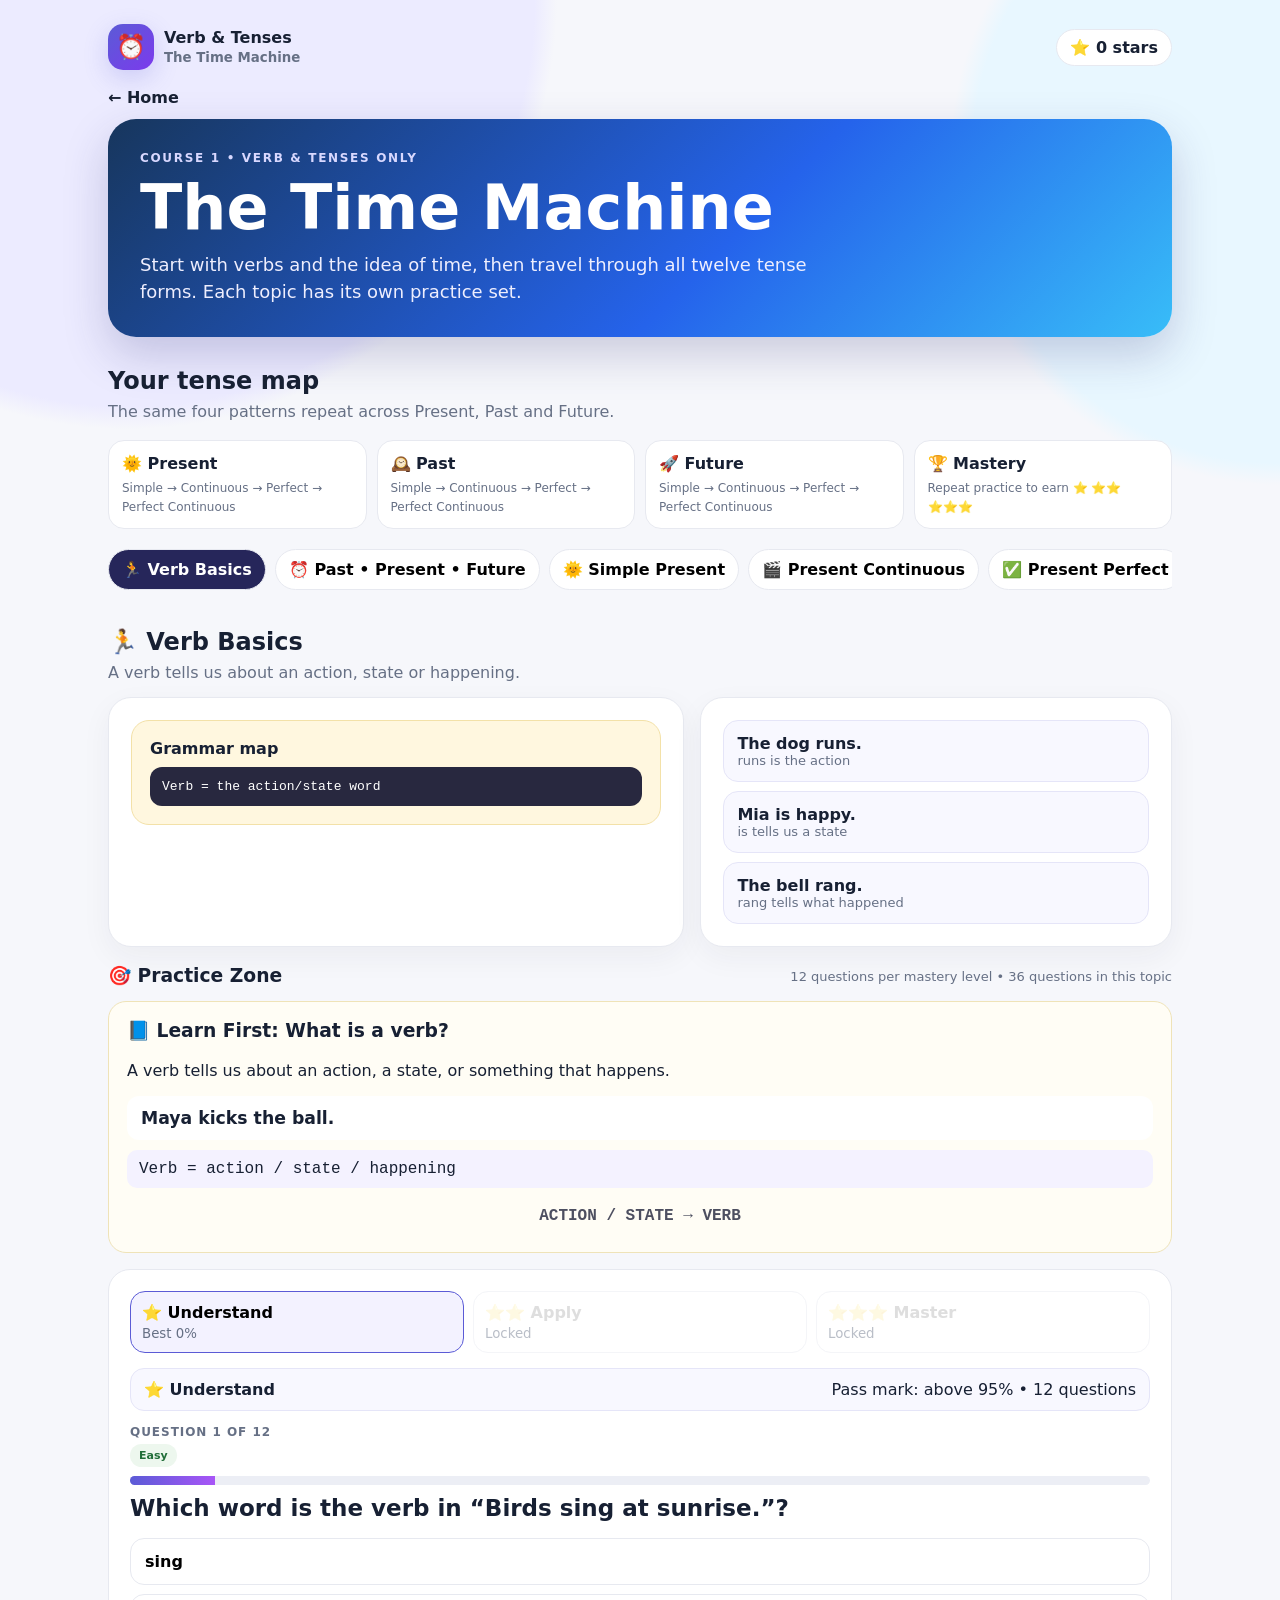
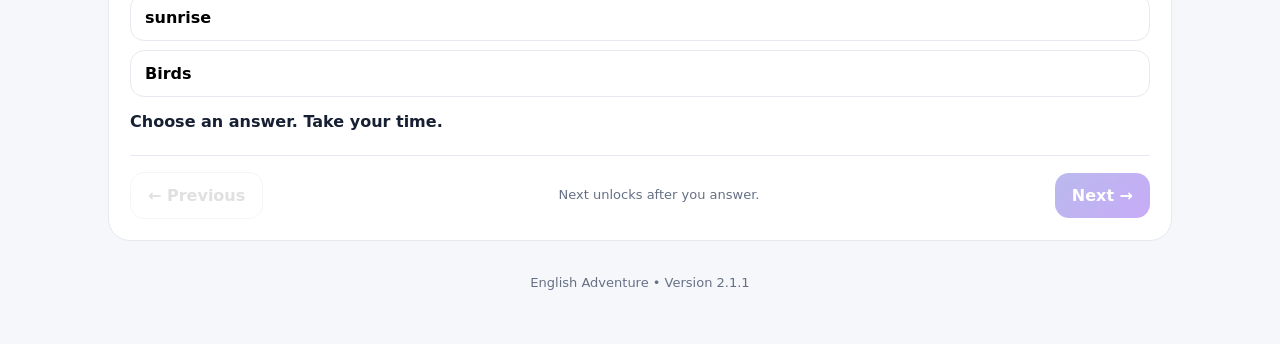
<file: tenses.html>
<!doctype html><html lang="en"><head><meta charset="utf-8"><meta name="viewport" content="width=device-width,initial-scale=1,viewport-fit=cover"><title>Verb & Tenses</title><link rel="stylesheet" href="style.css"><meta name="theme-color" content="#5b5bd6"></head><body><div class="shell"><div class="topbar"><div class="brand"><div class="logo">⏰</div><div>Verb & Tenses<br><small style="color:#667085;font-weight:700">The Time Machine</small></div></div><div class="score">⭐ <span data-score>0</span> stars</div></div><a class="back" href="index.html">← Home</a><section class="hero" style="background:linear-gradient(135deg,#17365d,#2563eb 58%,#38bdf8)"><div class="kicker">Course 1 • Verb & Tenses only</div><h1>The Time Machine</h1><p>Start with verbs and the idea of time, then travel through all twelve tense forms. Each topic has its own practice set.</p></section><div class="section-title"><h2>Your tense map</h2><p>The same four patterns repeat across Present, Past and Future.</p></div>
<div class="course-map">
  <div class="map-step"><strong>🌞 Present</strong><span>Simple → Continuous → Perfect → Perfect Continuous</span></div>
  <div class="map-step"><strong>🕰️ Past</strong><span>Simple → Continuous → Perfect → Perfect Continuous</span></div>
  <div class="map-step"><strong>🚀 Future</strong><span>Simple → Continuous → Perfect → Perfect Continuous</span></div>
  <div class="map-step"><strong>🏆 Mastery</strong><span>Repeat practice to earn ⭐ ⭐⭐ ⭐⭐⭐</span></div>
</div>
<div class="lesson-nav"><button class="pill active" data-lesson="verb">🏃 Verb Basics</button><button class="pill" data-lesson="time">⏰ Past • Present • Future</button><button class="pill" data-lesson="sp">🌞 Simple Present</button><button class="pill" data-lesson="sc">🎬 Present Continuous</button><button class="pill" data-lesson="sperf">✅ Present Perfect</button><button class="pill" data-lesson="sperfc">⏳ Present Perfect Continuous</button><button class="pill" data-lesson="ps">🕰️ Simple Past</button><button class="pill" data-lesson="pc">🎞️ Past Continuous</button><button class="pill" data-lesson="pperf">⏮️ Past Perfect</button><button class="pill" data-lesson="pperfc">⌛ Past Perfect Continuous</button><button class="pill" data-lesson="fs">🚀 Simple Future</button><button class="pill" data-lesson="fc">🛸 Future Continuous</button><button class="pill" data-lesson="fperf">🏁 Future Perfect</button><button class="pill" data-lesson="fperfc">📏 Future Perfect Continuous</button></div><section id="verb" class="lesson active"><div class="section-title"><h2>🏃 Verb Basics</h2><p>A verb tells us about an action, state or happening.</p></div><div class="learnbox"><div class="card"><div class="rule"><strong>Grammar map</strong><code>Verb = the action/state word</code></div></div><div class="card"><div class="examples"><div class="example"><strong>The dog <b>runs</b>.</strong><div class="tiny">runs is the action</div></div><div class="example"><strong>Mia <b>is</b> happy.</strong><div class="tiny">is tells us a state</div></div><div class="example"><strong>The bell <b>rang</b>.</strong><div class="tiny">rang tells what happened</div></div></div></div></div><div class="practice-label"><h3>🎯 Practice Zone</h3><span class="tiny">12 questions per mastery level • 36 questions in this topic</span></div><div class="lesson-card" data-v22-lesson="tense-verb"><h3>📘 Learn First: What is a verb?</h3><p>A verb tells us about an action, a state, or something that happens.</p><div class="lesson-example">Maya kicks the ball.</div><div class="lesson-formula">Verb = action / state / happening</div><div class="timeline">ACTION / STATE → VERB</div></div><div id="quiz-verb" class="quiz"></div></section><section id="time" class="lesson"><div class="section-title"><h2>⏰ Past • Present • Future</h2><p>Tense helps us place an action in time.</p></div><div class="learnbox"><div class="card"><div class="rule"><strong>Grammar map</strong><code>Past ← NOW → Future</code></div></div><div class="card"><div class="examples"><div class="example"><strong>I played yesterday.</strong><div class="tiny">Past</div></div><div class="example"><strong>I play every day.</strong><div class="tiny">Present</div></div><div class="example"><strong>I will play tomorrow.</strong><div class="tiny">Future</div></div></div></div></div><div class="practice-label"><h3>🎯 Practice Zone</h3><span class="tiny">12 questions per mastery level • 36 questions in this topic</span></div><div class="lesson-card" data-v22-lesson="tense-time"><h3>📘 Learn First: Past • Present • Future</h3><p>Tense helps us place an action in the past, present, or future.</p><div class="lesson-example">We played yesterday. • We play today. • We will play tomorrow.</div><div class="lesson-formula">First ask: WHEN does it happen?</div><div class="timeline">PAST ───── NOW ───── FUTURE</div></div><div id="quiz-time" class="quiz"></div></section><section id="sp" class="lesson"><div class="section-title"><h2>🌞 Simple Present</h2><p>Use it for habits, repeated actions, facts and general truths.</p></div><div class="learnbox"><div class="card"><div class="rule"><strong>Grammar map</strong><code>Subject + base verb (add -s/-es with he/she/it)</code></div></div><div class="card"><div class="examples"><div class="example"><strong>I read every night.</strong><div class="tiny">Habit</div></div><div class="example"><strong>She goes to school.</strong><div class="tiny">Repeated action</div></div><div class="example"><strong>Water boils when heated.</strong><div class="tiny">General truth</div></div></div></div></div><div class="practice-label"><h3>🎯 Practice Zone</h3><span class="tiny">12 questions per mastery level • 36 questions in this topic</span></div><div class="lesson-card" data-v22-lesson="tense-sp"><h3>📘 Learn First: Simple Present</h3><p>Use it for habits, routines, facts and general truths.</p><div class="lesson-example">Arjun plays football every Saturday.</div><div class="lesson-formula">Subject + base verb (s/es with he, she, it)</div><div class="timeline">PAST ───── ● NOW ───── FUTURE</div></div><div id="quiz-sp" class="quiz"></div></section><section id="sc" class="lesson"><div class="section-title"><h2>🎬 Present Continuous</h2><p>Use it for an action happening now or around now.</p></div><div class="learnbox"><div class="card"><div class="rule"><strong>Grammar map</strong><code>Subject + am/is/are + verb-ing</code></div></div><div class="card"><div class="examples"><div class="example"><strong>I am reading.</strong><div class="tiny">Now</div></div><div class="example"><strong>She is drawing.</strong><div class="tiny">Now</div></div><div class="example"><strong>They are playing.</strong><div class="tiny">Now</div></div></div></div></div><div class="practice-label"><h3>🎯 Practice Zone</h3><span class="tiny">12 questions per mastery level • 36 questions in this topic</span></div><div class="lesson-card" data-v22-lesson="tense-sc"><h3>📘 Learn First: Present Continuous</h3><p>Use it for an action happening now or around now.</p><div class="lesson-example">Mia is reading a comic now.</div><div class="lesson-formula">Subject + am/is/are + verb-ing</div><div class="timeline">PAST ───── [● NOW] ───── FUTURE</div></div><div id="quiz-sc" class="quiz"></div></section><section id="sperf" class="lesson"><div class="section-title"><h2>✅ Present Perfect</h2><p>Use it for a past action connected to the present, or when the exact past time is not the focus.</p></div><div class="learnbox"><div class="card"><div class="rule"><strong>Grammar map</strong><code>Subject + have/has + past participle</code></div></div><div class="card"><div class="examples"><div class="example"><strong>I have finished my homework.</strong><div class="tiny">Result matters now</div></div><div class="example"><strong>She has visited Delhi.</strong><div class="tiny">Experience</div></div><div class="example"><strong>They have lost the key.</strong><div class="tiny">Present result</div></div></div></div></div><div class="practice-label"><h3>🎯 Practice Zone</h3><span class="tiny">12 questions per mastery level • 36 questions in this topic</span></div><div class="lesson-card" data-v22-lesson="tense-sperf"><h3>📘 Learn First: Present Perfect</h3><p>Use it for a past action connected to the present, or when the exact past time is not the focus.</p><div class="lesson-example">I have finished my homework.</div><div class="lesson-formula">Subject + have/has + past participle</div><div class="timeline">PAST ───●────→ NOW</div></div><div id="quiz-sperf" class="quiz"></div></section><section id="sperfc" class="lesson"><div class="section-title"><h2>⏳ Present Perfect Continuous</h2><p>Use it for an action that began in the past and has continued up to now, or has just stopped with a present result.</p></div><div class="learnbox"><div class="card"><div class="rule"><strong>Grammar map</strong><code>Subject + have/has been + verb-ing</code></div></div><div class="card"><div class="examples"><div class="example"><strong>I have been reading for an hour.</strong><div class="tiny">Still continuing</div></div><div class="example"><strong>She has been running.</strong><div class="tiny">Recent ongoing action</div></div><div class="example"><strong>They have been waiting since 4 o'clock.</strong><div class="tiny">Started earlier</div></div></div></div></div><div class="practice-label"><h3>🎯 Practice Zone</h3><span class="tiny">12 questions per mastery level • 36 questions in this topic</span></div><div class="lesson-card" data-v22-lesson="tense-sperfc"><h3>📘 Learn First: Present Perfect Continuous</h3><p>Use it for an activity that began in the past and has continued up to now, often focusing on duration.</p><div class="lesson-example">I have been reading for an hour.</div><div class="lesson-formula">Subject + have/has been + verb-ing</div><div class="timeline">PAST ●════════→ NOW</div></div><div id="quiz-sperfc" class="quiz"></div></section><section id="ps" class="lesson"><div class="section-title"><h2>🕰️ Simple Past</h2><p>Use it for a completed action in the past.</p></div><div class="learnbox"><div class="card"><div class="rule"><strong>Grammar map</strong><code>Subject + past form of verb</code></div></div><div class="card"><div class="examples"><div class="example"><strong>I visited Nana yesterday.</strong><div class="tiny">Completed</div></div><div class="example"><strong>She played tennis.</strong><div class="tiny">Completed</div></div><div class="example"><strong>We watched a film.</strong><div class="tiny">Completed</div></div></div></div></div><div class="practice-label"><h3>🎯 Practice Zone</h3><span class="tiny">12 questions per mastery level • 36 questions in this topic</span></div><div class="lesson-card" data-v22-lesson="tense-ps"><h3>📘 Learn First: Simple Past</h3><p>Use it for an action that started and finished in the past.</p><div class="lesson-example">We watched a movie yesterday.</div><div class="lesson-formula">Subject + past form of verb</div><div class="timeline">PAST ──●────── NOW</div></div><div id="quiz-ps" class="quiz"></div></section><section id="pc" class="lesson"><div class="section-title"><h2>🎞️ Past Continuous</h2><p>Use it for an action that was in progress at a particular time in the past.</p></div><div class="learnbox"><div class="card"><div class="rule"><strong>Grammar map</strong><code>Subject + was/were + verb-ing</code></div></div><div class="card"><div class="examples"><div class="example"><strong>I was reading at 8 pm.</strong><div class="tiny">In progress then</div></div><div class="example"><strong>They were playing when it rained.</strong><div class="tiny">Background action</div></div><div class="example"><strong>She was sleeping.</strong><div class="tiny">Past in progress</div></div></div></div></div><div class="practice-label"><h3>🎯 Practice Zone</h3><span class="tiny">12 questions per mastery level • 36 questions in this topic</span></div><div class="lesson-card" data-v22-lesson="tense-pc"><h3>📘 Learn First: Past Continuous</h3><p>Use it for an action that was in progress at a particular time in the past.</p><div class="lesson-example">I was sleeping at 9 o&#x27;clock.</div><div class="lesson-formula">Subject + was/were + verb-ing</div><div class="timeline">PAST ──[════]──── NOW</div></div><div id="quiz-pc" class="quiz"></div></section><section id="pperf" class="lesson"><div class="section-title"><h2>⏮️ Past Perfect</h2><p>Use it when one past action happened before another past action.</p></div><div class="learnbox"><div class="card"><div class="rule"><strong>Grammar map</strong><code>Subject + had + past participle</code></div></div><div class="card"><div class="examples"><div class="example"><strong>I had eaten before we left.</strong><div class="tiny">Earlier past action</div></div><div class="example"><strong>She had finished when Dad arrived.</strong><div class="tiny">Earlier past action</div></div><div class="example"><strong>They had gone home before the storm.</strong><div class="tiny">Earlier past action</div></div></div></div></div><div class="practice-label"><h3>🎯 Practice Zone</h3><span class="tiny">12 questions per mastery level • 36 questions in this topic</span></div><div class="lesson-card" data-v22-lesson="tense-pperf"><h3>📘 Learn First: Past Perfect</h3><p>Use it when one past action happened before another past action.</p><div class="lesson-example">The train had left before we arrived.</div><div class="lesson-formula">Subject + had + past participle</div><div class="timeline">PAST ● first ──● later ── NOW</div></div><div id="quiz-pperf" class="quiz"></div></section><section id="pperfc" class="lesson"><div class="section-title"><h2>⌛ Past Perfect Continuous</h2><p>Use it for an ongoing action that continued for some time before another point in the past.</p></div><div class="learnbox"><div class="card"><div class="rule"><strong>Grammar map</strong><code>Subject + had been + verb-ing</code></div></div><div class="card"><div class="examples"><div class="example"><strong>I had been reading for an hour before dinner.</strong><div class="tiny">Duration before past point</div></div><div class="example"><strong>They had been waiting before the bus came.</strong><div class="tiny">Ongoing earlier action</div></div><div class="example"><strong>She had been practising all morning.</strong><div class="tiny">Duration</div></div></div></div></div><div class="practice-label"><h3>🎯 Practice Zone</h3><span class="tiny">12 questions per mastery level • 36 questions in this topic</span></div><div class="lesson-card" data-v22-lesson="tense-pperfc"><h3>📘 Learn First: Past Perfect Continuous</h3><p>Use it for an activity continuing for some time before another point in the past.</p><div class="lesson-example">She had been studying for two hours before dinner.</div><div class="lesson-formula">Subject + had been + verb-ing</div><div class="timeline">PAST ●════→● ─── NOW</div></div><div id="quiz-pperfc" class="quiz"></div></section><section id="fs" class="lesson"><div class="section-title"><h2>🚀 Simple Future</h2><p>Use it to talk about actions or events in the future.</p></div><div class="learnbox"><div class="card"><div class="rule"><strong>Grammar map</strong><code>Subject + will + base verb</code></div></div><div class="card"><div class="examples"><div class="example"><strong>I will call you tomorrow.</strong><div class="tiny">Future</div></div><div class="example"><strong>She will visit us.</strong><div class="tiny">Future</div></div><div class="example"><strong>We will play later.</strong><div class="tiny">Future</div></div></div></div></div><div class="practice-label"><h3>🎯 Practice Zone</h3><span class="tiny">12 questions per mastery level • 36 questions in this topic</span></div><div class="lesson-card" data-v22-lesson="tense-fs"><h3>📘 Learn First: Simple Future</h3><p>Use it to talk about future actions, predictions and decisions.</p><div class="lesson-example">I will call Grandma tomorrow.</div><div class="lesson-formula">Subject + will + base verb</div><div class="timeline">NOW ─────── ● FUTURE</div></div><div id="quiz-fs" class="quiz"></div></section><section id="fc" class="lesson"><div class="section-title"><h2>🛸 Future Continuous</h2><p>Use it for an action that will be in progress at a particular future time.</p></div><div class="learnbox"><div class="card"><div class="rule"><strong>Grammar map</strong><code>Subject + will be + verb-ing</code></div></div><div class="card"><div class="examples"><div class="example"><strong>I will be studying at 7 pm.</strong><div class="tiny">Future in progress</div></div><div class="example"><strong>They will be travelling tomorrow.</strong><div class="tiny">Future in progress</div></div><div class="example"><strong>She will be sleeping then.</strong><div class="tiny">Future in progress</div></div></div></div></div><div class="practice-label"><h3>🎯 Practice Zone</h3><span class="tiny">12 questions per mastery level • 36 questions in this topic</span></div><div class="lesson-card" data-v22-lesson="tense-fc"><h3>📘 Learn First: Future Continuous</h3><p>Use it for an action that will be in progress at a future time.</p><div class="lesson-example">At 8 pm, we will be watching the match.</div><div class="lesson-formula">Subject + will be + verb-ing</div><div class="timeline">NOW ───── [════] FUTURE</div></div><div id="quiz-fc" class="quiz"></div></section><section id="fperf" class="lesson"><div class="section-title"><h2>🏁 Future Perfect</h2><p>Use it for an action that will be completed before a future point.</p></div><div class="learnbox"><div class="card"><div class="rule"><strong>Grammar map</strong><code>Subject + will have + past participle</code></div></div><div class="card"><div class="examples"><div class="example"><strong>I will have finished by Friday.</strong><div class="tiny">Completed before future point</div></div><div class="example"><strong>She will have arrived by 6.</strong><div class="tiny">Completed by then</div></div><div class="example"><strong>They will have left before noon.</strong><div class="tiny">Completed before future point</div></div></div></div></div><div class="practice-label"><h3>🎯 Practice Zone</h3><span class="tiny">12 questions per mastery level • 36 questions in this topic</span></div><div class="lesson-card" data-v22-lesson="tense-fperf"><h3>📘 Learn First: Future Perfect</h3><p>Use it for something that will be completed before a future point.</p><div class="lesson-example">By Friday, I will have finished the book.</div><div class="lesson-formula">Subject + will have + past participle</div><div class="timeline">NOW ─── ● complete → FUTURE</div></div><div id="quiz-fperf" class="quiz"></div></section><section id="fperfc" class="lesson"><div class="section-title"><h2>📏 Future Perfect Continuous</h2><p>Use it to show how long an action will have continued up to a future point.</p></div><div class="learnbox"><div class="card"><div class="rule"><strong>Grammar map</strong><code>Subject + will have been + verb-ing</code></div></div><div class="card"><div class="examples"><div class="example"><strong>By 6, I will have been studying for two hours.</strong><div class="tiny">Duration up to future point</div></div><div class="example"><strong>Next month, she will have been working here for a year.</strong><div class="tiny">Duration</div></div><div class="example"><strong>At noon, they will have been travelling for five hours.</strong><div class="tiny">Duration</div></div></div></div></div><div class="practice-label"><h3>🎯 Practice Zone</h3><span class="tiny">12 questions per mastery level • 36 questions in this topic</span></div><div class="lesson-card" data-v22-lesson="tense-fperfc"><h3>📘 Learn First: Future Perfect Continuous</h3><p>Use it to focus on how long an activity will have continued by a future point.</p><div class="lesson-example">By noon, he will have been practising for three hours.</div><div class="lesson-formula">Subject + will have been + verb-ing</div><div class="timeline">NOW ●════════→ FUTURE</div></div><div id="quiz-fperfc" class="quiz"></div></section><div class="footer">English Adventure • Version 2.1.1</div></div><script src="app.js"></script><script>document.addEventListener('DOMContentLoaded',()=>{makeQuiz("quiz-verb",[{"q": "Which word is the verb in “The puppy chases the ball.”?", "a": ["ball", "puppy", "chases"], "c": 2, "w": "A verb tells an action, state, change or happening.", "level": "Easy", "id": "verb-e-1"}, {"q": "Which word is the verb in “Birds sing at sunrise.”?", "a": ["sing", "sunrise", "Birds"], "c": 0, "w": "A verb tells an action, state, change or happening.", "level": "Easy", "id": "verb-e-2"}, {"q": "Which word is the verb in “Mum cooked pasta.”?", "a": ["Mum", "cooked", "pasta"], "c": 1, "w": "A verb tells an action, state, change or happening.", "level": "Easy", "id": "verb-e-3"}, {"q": "Which word is the verb in “The leaves fell.”?", "a": ["The", "leaves", "fell"], "c": 2, "w": "A verb tells an action, state, change or happening.", "level": "Easy", "id": "verb-e-4"}, {"q": "Which word is the verb in “Ravi jumps high.”?", "a": ["Ravi", "jumps", "high"], "c": 1, "w": "A verb tells an action, state, change or happening.", "level": "Easy", "id": "verb-e-5"}, {"q": "Which word is the verb in “The baby slept.”?", "a": ["slept", "baby", "The"], "c": 0, "w": "A verb tells an action, state, change or happening.", "level": "Easy", "id": "verb-e-6"}, {"q": "Which word is the verb in “Asha smiles.”?", "a": ["Asha", "smiles", ""], "c": 1, "w": "A verb tells an action, state, change or happening.", "level": "Easy", "id": "verb-e-7"}, {"q": "Which word is the verb in “The bell rang.”?", "a": ["rang", "The", "bell"], "c": 0, "w": "A verb tells an action, state, change or happening.", "level": "Easy", "id": "verb-e-8"}, {"q": "Which word is the verb in “My brother swims.”?", "a": ["My", "swims", "brother"], "c": 1, "w": "A verb tells an action, state, change or happening.", "level": "Easy", "id": "verb-e-9"}, {"q": "Which word is the verb in “The cat stretched.”?", "a": ["stretched", "cat", "The"], "c": 0, "w": "A verb tells an action, state, change or happening.", "level": "Easy", "id": "verb-e-10"}, {"q": "Which word is the verb in “Dad drives carefully.”?", "a": ["carefully", "drives", "Dad"], "c": 1, "w": "A verb tells an action, state, change or happening.", "level": "Easy", "id": "verb-e-11"}, {"q": "Which word is the verb in “We laughed loudly.”?", "a": ["laughed", "loudly", "We"], "c": 0, "w": "A verb tells an action, state, change or happening.", "level": "Easy", "id": "verb-e-12"}, {"q": "Which sentence contains an action verb?", "a": ["The ball is red.", "Riya kicks the ball.", "The field is large."], "c": 1, "w": "Look at the job the word is doing in the sentence.", "level": "Medium", "id": "verb-m-1"}, {"q": "Which sentence uses a linking/state verb?", "a": ["The boy runs home.", "The soup smells wonderful.", "The chef chops onions."], "c": 1, "w": "Look at the job the word is doing in the sentence.", "level": "Medium", "id": "verb-m-2"}, {"q": "Which word can be used as a verb?", "a": ["blue", "slowly", "paint"], "c": 2, "w": "Look at the job the word is doing in the sentence.", "level": "Medium", "id": "verb-m-3"}, {"q": "Which sentence has two verbs?", "a": ["I want to swim.", "We are happy.", "The blue pool."], "c": 0, "w": "Look at the job the word is doing in the sentence.", "level": "Medium", "id": "verb-m-4"}, {"q": "In “Mia became captain”, what is “became”?", "a": ["The subject.", "The verb.", "An adjective."], "c": 1, "w": "Look at the job the word is doing in the sentence.", "level": "Medium", "id": "verb-m-5"}, {"q": "Which sentence has a verb but no physical action?", "a": ["I jump high.", "I know the answer.", "I kick the ball."], "c": 1, "w": "Look at the job the word is doing in the sentence.", "level": "Medium", "id": "verb-m-6"}, {"q": "Choose the sentence where “play” is a verb.", "a": ["We play chess.", "I saw a play.", "The school play was funny."], "c": 0, "w": "Look at the job the word is doing in the sentence.", "level": "Medium", "id": "verb-m-7"}, {"q": "Choose the sentence where “watch” is a verb.", "a": ["My watch is new.", "The watch strap broke.", "I watch the match."], "c": 2, "w": "Look at the job the word is doing in the sentence.", "level": "Medium", "id": "verb-m-8"}, {"q": "Which word is the helping verb in “They are playing”?", "a": ["are", "They", "playing"], "c": 0, "w": "Look at the job the word is doing in the sentence.", "level": "Medium", "id": "verb-m-9"}, {"q": "Which word is the main verb in “She has finished”?", "a": ["finished", "has", "She"], "c": 0, "w": "Look at the job the word is doing in the sentence.", "level": "Medium", "id": "verb-m-10"}, {"q": "Which word is the helping verb in “I have eaten”?", "a": ["I", "have", "eaten"], "c": 1, "w": "Look at the job the word is doing in the sentence.", "level": "Medium", "id": "verb-m-11"}, {"q": "Which sentence uses “is” as the main linking verb?", "a": ["The dog is barking.", "The room is quiet.", "She is running."], "c": 1, "w": "Look at the job the word is doing in the sentence.", "level": "Medium", "id": "verb-m-12"}, {"q": "A student says “Every sentence must have an action word.” What is the best correction?", "a": ["Only questions need verbs.", "A sentence can also use a state/linking verb such as “is”.", "Every sentence must have two action verbs."], "c": 1, "w": "Think about the grammatical job of the word or verb phrase.", "level": "Challenge", "id": "verb-c-1"}, {"q": "Which sentence uses the same word as a noun, not a verb?", "a": ["That was a good run.", "I run every morning.", "They run fast."], "c": 0, "w": "Think about the grammatical job of the word or verb phrase.", "level": "Challenge", "id": "verb-c-2"}, {"q": "Which sentence uses “light” as a verb?", "a": ["Please light the candle.", "This bag is light.", "The light is bright."], "c": 0, "w": "Think about the grammatical job of the word or verb phrase.", "level": "Challenge", "id": "verb-c-3"}, {"q": "Which sentence uses “book” as a verb?", "a": ["We will book the tickets.", "This book is funny.", "Put the book away."], "c": 0, "w": "Think about the grammatical job of the word or verb phrase.", "level": "Challenge", "id": "verb-c-4"}, {"q": "In “She is singing”, why are there two verb words?", "a": ["“is” helps the main verb “singing”.", "“singing” is the subject.", "Both words are nouns."], "c": 0, "w": "Think about the grammatical job of the word or verb phrase.", "level": "Challenge", "id": "verb-c-5"}, {"q": "In “They have arrived”, which statement is correct?", "a": ["There is no verb.", "“have” is the main action.", "“have” is helping “arrived”."], "c": 2, "w": "Think about the grammatical job of the word or verb phrase.", "level": "Challenge", "id": "verb-c-6"}, {"q": "Which sentence uses “present” as a verb?", "a": ["I will present my project.", "I am present today.", "I received a present."], "c": 0, "w": "Think about the grammatical job of the word or verb phrase.", "level": "Challenge", "id": "verb-c-7"}, {"q": "Why is “seems” a verb in “The puzzle seems hard”?", "a": ["It links the subject to a state or description.", "It tells how hard.", "It names the puzzle."], "c": 0, "w": "Think about the grammatical job of the word or verb phrase.", "level": "Challenge", "id": "verb-c-8"}, {"q": "In “We should leave now”, what is “should” doing?", "a": ["It names the subject.", "It describes “now”.", "It helps the main verb “leave”."], "c": 2, "w": "Think about the grammatical job of the word or verb phrase.", "level": "Challenge", "id": "verb-c-9"}, {"q": "Which sentence uses “taste” as a linking verb?", "a": ["The soup tastes salty.", "I taste the soup.", "Taste the sauce."], "c": 0, "w": "Think about the grammatical job of the word or verb phrase.", "level": "Challenge", "id": "verb-c-10"}, {"q": "Which sentence uses “grow” to describe a change of state?", "a": ["Plants grow quickly.", "The sky grew dark.", "We grow tomatoes."], "c": 1, "w": "Think about the grammatical job of the word or verb phrase.", "level": "Challenge", "id": "verb-c-11"}, {"q": "Which sentence shows that a verb can be more than one word?", "a": ["He finished.", "He will have finished.", "His finished work."], "c": 1, "w": "Think about the grammatical job of the word or verb phrase.", "level": "Challenge", "id": "verb-c-12"}],"tense-verb");makeQuiz("quiz-time",[{"q": "What broad time frame does this sentence mainly use? “We visited the zoo yesterday.”", "a": ["Future", "Past", "Present"], "c": 1, "w": "The sentence mainly refers to the past.", "level": "Easy", "id": "time-e-1"}, {"q": "What broad time frame does this sentence mainly use? “I read every night.”", "a": ["Past", "Present", "Future"], "c": 1, "w": "The sentence mainly refers to the present.", "level": "Easy", "id": "time-e-2"}, {"q": "What broad time frame does this sentence mainly use? “We will travel next week.”", "a": ["Past", "Future", "Present"], "c": 1, "w": "The sentence mainly refers to the future.", "level": "Easy", "id": "time-e-3"}, {"q": "What broad time frame does this sentence mainly use? “Dad cooked dinner last night.”", "a": ["Future", "Present", "Past"], "c": 2, "w": "The sentence mainly refers to the past.", "level": "Easy", "id": "time-e-4"}, {"q": "What broad time frame does this sentence mainly use? “Mia walks to school.”", "a": ["Future", "Present", "Past"], "c": 1, "w": "The sentence mainly refers to the present.", "level": "Easy", "id": "time-e-5"}, {"q": "What broad time frame does this sentence mainly use? “I will call you tomorrow.”", "a": ["Future", "Present", "Past"], "c": 0, "w": "The sentence mainly refers to the future.", "level": "Easy", "id": "time-e-6"}, {"q": "What broad time frame does this sentence mainly use? “They played football on Saturday.”", "a": ["Future", "Past", "Present"], "c": 1, "w": "The sentence mainly refers to the past.", "level": "Easy", "id": "time-e-7"}, {"q": "What broad time frame does this sentence mainly use? “The shop opens at nine.”", "a": ["Past", "Present", "Future"], "c": 1, "w": "The sentence mainly refers to the present.", "level": "Easy", "id": "time-e-8"}, {"q": "What broad time frame does this sentence mainly use? “She will start lessons next month.”", "a": ["Future", "Past", "Present"], "c": 0, "w": "The sentence mainly refers to the future.", "level": "Easy", "id": "time-e-9"}, {"q": "What broad time frame does this sentence mainly use? “I saw Nana last weekend.”", "a": ["Past", "Future", "Present"], "c": 0, "w": "The sentence mainly refers to the past.", "level": "Easy", "id": "time-e-10"}, {"q": "What broad time frame does this sentence mainly use? “Water freezes at zero degrees.”", "a": ["Past", "Present", "Future"], "c": 1, "w": "The sentence mainly refers to the present.", "level": "Easy", "id": "time-e-11"}, {"q": "What broad time frame does this sentence mainly use? “We will meet after lunch.”", "a": ["Present", "Past", "Future"], "c": 2, "w": "The sentence mainly refers to the future.", "level": "Easy", "id": "time-e-12"}, {"q": "Which clue most strongly signals the past?", "a": ["next week", "last night", "every day"], "c": 1, "w": "Use both the time clue and the verb form.", "level": "Medium", "id": "time-m-1"}, {"q": "Which clue most strongly signals the future?", "a": ["tomorrow", "yesterday", "usually"], "c": 0, "w": "Use both the time clue and the verb form.", "level": "Medium", "id": "time-m-2"}, {"q": "Which clue often signals a present routine?", "a": ["next month", "every morning", "two days ago"], "c": 1, "w": "Use both the time clue and the verb form.", "level": "Medium", "id": "time-m-3"}, {"q": "Which sentence is a completed past event?", "a": ["We finish games quickly.", "We will finish tomorrow.", "We finished the game yesterday."], "c": 2, "w": "Use both the time clue and the verb form.", "level": "Medium", "id": "time-m-4"}, {"q": "Which sentence refers to a future plan?", "a": ["I visited Nana on Sunday.", "I will visit Nana on Sunday.", "I visit Nana every Sunday."], "c": 1, "w": "Use both the time clue and the verb form.", "level": "Medium", "id": "time-m-5"}, {"q": "Which sentence describes a present routine?", "a": ["Sam reads before bed.", "Sam read last night.", "Sam will read later."], "c": 0, "w": "Use both the time clue and the verb form.", "level": "Medium", "id": "time-m-6"}, {"q": "Which phrase means a time before now?", "a": ["every three years", "three years ago", "in three years"], "c": 1, "w": "Use both the time clue and the verb form.", "level": "Medium", "id": "time-m-7"}, {"q": "Which phrase means a time after now?", "a": ["two hours ago", "every two hours", "in two hours"], "c": 2, "w": "Use both the time clue and the verb form.", "level": "Medium", "id": "time-m-8"}, {"q": "Which sentence is about something already finished?", "a": ["I will clean it tonight.", "I cleaned my room this morning.", "I clean my room every day."], "c": 1, "w": "Use both the time clue and the verb form.", "level": "Medium", "id": "time-m-9"}, {"q": "Which sentence clearly points forward?", "a": ["The concert starts every Saturday.", "The concert will start later.", "The concert started earlier."], "c": 1, "w": "Use both the time clue and the verb form.", "level": "Medium", "id": "time-m-10"}, {"q": "Which sentence clearly points backward?", "a": ["Dad calls me daily.", "Dad called me yesterday.", "Dad will call tomorrow."], "c": 1, "w": "Use both the time clue and the verb form.", "level": "Medium", "id": "time-m-11"}, {"q": "Which sentence is naturally present?", "a": ["My school has a library.", "My school will have a library next year.", "My school had a library last year."], "c": 0, "w": "Use both the time clue and the verb form.", "level": "Medium", "id": "time-m-12"}, {"q": "A sentence says “Yesterday I will visit Nana.” What is wrong?", "a": ["The future verb conflicts with the past clue “yesterday”.", "Nana must be plural.", "Yesterday always uses present tense."], "c": 0, "w": "Match the time frame with the meaning and verb structure.", "level": "Challenge", "id": "time-c-1"}, {"q": "Which sentence has matching time clue and verb?", "a": ["Tomorrow we travelled.", "Tomorrow we will travel.", "Yesterday we will travel."], "c": 1, "w": "Match the time frame with the meaning and verb structure.", "level": "Challenge", "id": "time-c-2"}, {"q": "Which sentence contains a mismatch?", "a": ["Last week I will start swimming.", "Last week I started swimming.", "Next week I will start swimming."], "c": 0, "w": "Match the time frame with the meaning and verb structure.", "level": "Challenge", "id": "time-c-3"}, {"q": "Why can “The train leaves at six tomorrow” use present tense?", "a": ["Tomorrow makes every verb future.", "Fixed timetables can use simple present.", "Leaves is actually past tense."], "c": 1, "w": "Match the time frame with the meaning and verb structure.", "level": "Challenge", "id": "time-c-4"}, {"q": "A learner says every sentence with “tomorrow” must use “will”. Is that always true?", "a": ["No; fixed schedules can use simple present too.", "No; tomorrow means past.", "Yes, always."], "c": 0, "w": "Match the time frame with the meaning and verb structure.", "level": "Challenge", "id": "time-c-5"}, {"q": "Which sentence correctly uses a past clue?", "a": ["We will see the movie two days ago.", "We see the movie two days ago.", "We saw the movie two days ago."], "c": 2, "w": "Match the time frame with the meaning and verb structure.", "level": "Challenge", "id": "time-c-6"}, {"q": "Which sentence correctly uses a future clue?", "a": ["I finish it yesterday.", "I will finish it by Friday.", "I finished it next Friday."], "c": 1, "w": "Match the time frame with the meaning and verb structure.", "level": "Challenge", "id": "time-c-7"}, {"q": "Why is “I brush my teeth every day” present even though some brushing happened before now?", "a": ["Every day means future only.", "Present tense can never describe repetition.", "It describes a current repeated habit."], "c": 2, "w": "Match the time frame with the meaning and verb structure.", "level": "Challenge", "id": "time-c-8"}, {"q": "Which sentence is best for a one-time event yesterday?", "a": ["I play chess yesterday.", "I played chess yesterday.", "I will play chess yesterday."], "c": 1, "w": "Match the time frame with the meaning and verb structure.", "level": "Challenge", "id": "time-c-9"}, {"q": "Which sentence is best for a general fact?", "a": ["Birds have feathers.", "Birds will first have feathers tomorrow.", "Birds had feathers only yesterday."], "c": 0, "w": "Match the time frame with the meaning and verb structure.", "level": "Challenge", "id": "time-c-10"}, {"q": "Which sentence combines past and future correctly?", "a": ["I finish yesterday, and I played later tomorrow.", "I finished homework, and I will play later.", "I will finish yesterday, and I played tomorrow."], "c": 1, "w": "Match the time frame with the meaning and verb structure.", "level": "Challenge", "id": "time-c-11"}, {"q": "If something happened “an hour ago”, which broad time frame is it in?", "a": ["Past", "Present", "Future"], "c": 0, "w": "Match the time frame with the meaning and verb structure.", "level": "Challenge", "id": "time-c-12"}],"tense-time");makeQuiz("quiz-sp",[{"q": "Complete the simple present sentence: “I ___ football every morning.”", "a": ["played", "play", "am playing"], "c": 1, "w": "Simple Present uses subject + base verb (he/she/it usually adds -s/-es) and here the clue is “every morning”.", "level": "Easy", "id": "sp-e-1"}, {"q": "Complete the simple present sentence: “You ___ a novel on Sundays.”", "a": ["None of these", "are reading", "read"], "c": 2, "w": "Simple Present uses subject + base verb (he/she/it usually adds -s/-es) and here the clue is “on Sundays”.", "level": "Easy", "id": "sp-e-2"}, {"q": "Complete the simple present sentence: “He ___ a story usually after school.”", "a": ["writes", "is writing", "wrote"], "c": 0, "w": "Simple Present uses subject + base verb (he/she/it usually adds -s/-es) and here the clue is “usually after school”.", "level": "Easy", "id": "sp-e-3"}, {"q": "Complete the simple present sentence: “She ___ lunch every week.”", "a": ["is eating", "eats", "ate"], "c": 1, "w": "Simple Present uses subject + base verb (he/she/it usually adds -s/-es) and here the clue is “every week”.", "level": "Easy", "id": "sp-e-4"}, {"q": "Complete the simple present sentence: “We ___ home often at night.”", "a": ["are going", "go", "went"], "c": 1, "w": "Simple Present uses subject + base verb (he/she/it usually adds -s/-es) and here the clue is “often at night”.", "level": "Easy", "id": "sp-e-5"}, {"q": "Complete the simple present sentence: “They ___ the rainbow each Friday.”", "a": ["see", "are seeing", "saw"], "c": 0, "w": "Simple Present uses subject + base verb (he/she/it usually adds -s/-es) and here the clue is “each Friday”.", "level": "Easy", "id": "sp-e-6"}, {"q": "Complete the simple present sentence: “I ___ a cake every summer.”", "a": ["made", "am making", "make"], "c": 2, "w": "Simple Present uses subject + base verb (he/she/it usually adds -s/-es) and here the clue is “every summer”.", "level": "Easy", "id": "sp-e-7"}, {"q": "Complete the simple present sentence: “You ___ a photo normally before dinner.”", "a": ["took", "are taking", "take"], "c": 2, "w": "Simple Present uses subject + base verb (he/she/it usually adds -s/-es) and here the clue is “normally before dinner”.", "level": "Easy", "id": "sp-e-8"}, {"q": "Complete the simple present sentence: “He ___ the room twice a week.”", "a": ["is cleaning", "cleaned", "cleans"], "c": 2, "w": "Simple Present uses subject + base verb (he/she/it usually adds -s/-es) and here the clue is “twice a week”.", "level": "Easy", "id": "sp-e-9"}, {"q": "Complete the simple present sentence: “She ___ the project whenever it rains.”", "a": ["finishes", "finished", "is finishing"], "c": 0, "w": "Simple Present uses subject + base verb (he/she/it usually adds -s/-es) and here the clue is “whenever it rains”.", "level": "Easy", "id": "sp-e-10"}, {"q": "Complete the simple present sentence: “We ___ for the test at 9 every day.”", "a": ["are studying", "study", "studied"], "c": 1, "w": "Simple Present uses subject + base verb (he/she/it usually adds -s/-es) and here the clue is “at 9 every day”.", "level": "Easy", "id": "sp-e-11"}, {"q": "Complete the simple present sentence: “They ___ in the park on school days.”", "a": ["are running", "ran", "run"], "c": 2, "w": "Simple Present uses subject + base verb (he/she/it usually adds -s/-es) and here the clue is “on school days”.", "level": "Easy", "id": "sp-e-12"}, {"q": "Which sentence best expresses habits, routines, facts and fixed schedules in this situation? A child is describing a routine.", "a": ["He took a photo normally before dinner.", "He is taking a photo normally before dinner.", "He takes a photo normally before dinner."], "c": 2, "w": "Simple Present is the best match because it is used for habits, routines, facts and fixed schedules.", "level": "Medium", "id": "sp-m-1"}, {"q": "Which sentence best expresses habits, routines, facts and fixed schedules in this situation? Someone is reporting what is happening around now.", "a": ["She cleans the room twice a week.", "She is cleaning the room twice a week.", "She cleaned the room twice a week."], "c": 0, "w": "Simple Present is the best match because it is used for habits, routines, facts and fixed schedules.", "level": "Medium", "id": "sp-m-2"}, {"q": "Which sentence best expresses habits, routines, facts and fixed schedules in this situation? A speaker is connecting an earlier action to now.", "a": ["We finish the project whenever it rains.", "We are finishing the project whenever it rains.", "We finished the project whenever it rains."], "c": 0, "w": "Simple Present is the best match because it is used for habits, routines, facts and fixed schedules.", "level": "Medium", "id": "sp-m-3"}, {"q": "Which sentence best expresses habits, routines, facts and fixed schedules in this situation? The speaker wants to emphasise how long an activity has continued.", "a": ["They studied for the test at 9 every day.", "They are studying for the test at 9 every day.", "They study for the test at 9 every day."], "c": 2, "w": "Simple Present is the best match because it is used for habits, routines, facts and fixed schedules.", "level": "Medium", "id": "sp-m-4"}, {"q": "Which sentence best expresses habits, routines, facts and fixed schedules in this situation? A finished event is being reported.", "a": ["I am running in the park on school days.", "I run in the park on school days.", "I ran in the park on school days."], "c": 1, "w": "Simple Present is the best match because it is used for habits, routines, facts and fixed schedules.", "level": "Medium", "id": "sp-m-5"}, {"q": "Which sentence best expresses habits, routines, facts and fixed schedules in this situation? A scene in the past is being described.", "a": ["You cooked dinner every afternoon.", "You are cooking dinner every afternoon.", "You cook dinner every afternoon."], "c": 2, "w": "Simple Present is the best match because it is used for habits, routines, facts and fixed schedules.", "level": "Medium", "id": "sp-m-6"}, {"q": "Which sentence best expresses habits, routines, facts and fixed schedules in this situation? Two past events need to be ordered clearly.", "a": ["He is watching a movie generally.", "He watches a movie generally.", "He watched a movie generally."], "c": 1, "w": "Simple Present is the best match because it is used for habits, routines, facts and fixed schedules.", "level": "Medium", "id": "sp-m-7"}, {"q": "Which sentence best expresses habits, routines, facts and fixed schedules in this situation? The duration before a past event matters.", "a": ["She visited Nana always before bed.", "She visits Nana always before bed.", "She is visiting Nana always before bed."], "c": 1, "w": "Simple Present is the best match because it is used for habits, routines, facts and fixed schedules.", "level": "Medium", "id": "sp-m-8"}, {"q": "Which sentence best expresses habits, routines, facts and fixed schedules in this situation? A later action or decision is being described.", "a": ["We built a model each month.", "We are building a model each month.", "We build a model each month."], "c": 2, "w": "Simple Present is the best match because it is used for habits, routines, facts and fixed schedules.", "level": "Medium", "id": "sp-m-9"}, {"q": "Which sentence best expresses habits, routines, facts and fixed schedules in this situation? The action will be underway at a future time.", "a": ["They drove to school every Saturday.", "They drive to school every Saturday.", "They are driving to school every Saturday."], "c": 1, "w": "Simple Present is the best match because it is used for habits, routines, facts and fixed schedules.", "level": "Medium", "id": "sp-m-10"}, {"q": "Which sentence best expresses habits, routines, facts and fixed schedules in this situation? A future deadline matters.", "a": ["I wait for the bus usually.", "I waited for the bus usually.", "I am waiting for the bus usually."], "c": 0, "w": "Simple Present is the best match because it is used for habits, routines, facts and fixed schedules.", "level": "Medium", "id": "sp-m-11"}, {"q": "Which sentence best expresses habits, routines, facts and fixed schedules in this situation? The length of an activity up to a future point matters.", "a": ["You work on the task every year.", "You worked on the task every year.", "You are working on the task every year."], "c": 0, "w": "Simple Present is the best match because it is used for habits, routines, facts and fixed schedules.", "level": "Medium", "id": "sp-m-12"}, {"q": "Fix the tense error: “You are running in the park on school days.”", "a": ["You will run in the park on school days.", "You run in the park on school days.", "You ran in the park on school days."], "c": 1, "w": "The intended meaning needs Simple Present: Subject + base verb (he/she/it usually adds -s/-es).", "level": "Challenge", "id": "sp-c-1"}, {"q": "Fix the tense error: “He is cooking dinner every afternoon.”", "a": ["He cooked dinner every afternoon.", "He will cook dinner every afternoon.", "He cooks dinner every afternoon."], "c": 2, "w": "The intended meaning needs Simple Present: Subject + base verb (he/she/it usually adds -s/-es).", "level": "Challenge", "id": "sp-c-2"}, {"q": "Fix the tense error: “She is watching a movie generally.”", "a": ["She watches a movie generally.", "She watched a movie generally.", "She will watch a movie generally."], "c": 0, "w": "The intended meaning needs Simple Present: Subject + base verb (he/she/it usually adds -s/-es).", "level": "Challenge", "id": "sp-c-3"}, {"q": "Fix the tense error: “We are visiting Nana always before bed.”", "a": ["We visited Nana always before bed.", "We visit Nana always before bed.", "We will visit Nana always before bed."], "c": 1, "w": "The intended meaning needs Simple Present: Subject + base verb (he/she/it usually adds -s/-es).", "level": "Challenge", "id": "sp-c-4"}, {"q": "Fix the tense error: “They are building a model each month.”", "a": ["They build a model each month.", "They built a model each month.", "They will build a model each month."], "c": 0, "w": "The intended meaning needs Simple Present: Subject + base verb (he/she/it usually adds -s/-es).", "level": "Challenge", "id": "sp-c-5"}, {"q": "Fix the tense error: “I am driving to school every Saturday.”", "a": ["I drive to school every Saturday.", "I will drive to school every Saturday.", "I drove to school every Saturday."], "c": 0, "w": "The intended meaning needs Simple Present: Subject + base verb (he/she/it usually adds -s/-es).", "level": "Challenge", "id": "sp-c-6"}, {"q": "Fix the tense error: “You are waiting for the bus usually.”", "a": ["You waited for the bus usually.", "You will wait for the bus usually.", "You wait for the bus usually."], "c": 2, "w": "The intended meaning needs Simple Present: Subject + base verb (he/she/it usually adds -s/-es).", "level": "Challenge", "id": "sp-c-7"}, {"q": "Fix the tense error: “He is working on the task every year.”", "a": ["He works on the task every year.", "He will work on the task every year.", "He worked on the task every year."], "c": 0, "w": "The intended meaning needs Simple Present: Subject + base verb (he/she/it usually adds -s/-es).", "level": "Challenge", "id": "sp-c-8"}, {"q": "Fix the tense error: “She is travelling to Delhi on Mondays.”", "a": ["She travels to Delhi on Mondays.", "She will travel to Delhi on Mondays.", "She travelled to Delhi on Mondays."], "c": 0, "w": "The intended meaning needs Simple Present: Subject + base verb (he/she/it usually adds -s/-es).", "level": "Challenge", "id": "sp-c-9"}, {"q": "Fix the tense error: “We are playing football every morning.”", "a": ["We played football every morning.", "We play football every morning.", "We will play football every morning."], "c": 1, "w": "The intended meaning needs Simple Present: Subject + base verb (he/she/it usually adds -s/-es).", "level": "Challenge", "id": "sp-c-10"}, {"q": "Which explanation best describes Simple Present?", "a": ["It is used only because the sentence is long.", "It is used for habits, routines, facts and fixed schedules.", "It always means the action is happening right now."], "c": 1, "w": "For Simple Present, meaning and structure must agree: Subject + base verb (he/she/it usually adds -s/-es).", "level": "Challenge", "id": "sp-c-11"}, {"q": "What is the core structure of Simple Present?", "a": ["Subject + base verb (he/she/it usually adds -s/-es)", "There is no regular structure.", "Subject + any verb form"], "c": 0, "w": "For Simple Present, meaning and structure must agree: Subject + base verb (he/she/it usually adds -s/-es).", "level": "Challenge", "id": "sp-c-12"}],"tense-sp");makeQuiz("quiz-sc",[{"q": "Complete the present continuous sentence: “I ___ football right now.”", "a": ["played", "am playing", "play"], "c": 1, "w": "Present Continuous uses subject + am/is/are + verb-ing and here the clue is “right now”.", "level": "Easy", "id": "sc-e-1"}, {"q": "Complete the present continuous sentence: “You ___ a novel at the moment.”", "a": ["read", "None of these", "are reading"], "c": 2, "w": "Present Continuous uses subject + am/is/are + verb-ing and here the clue is “at the moment”.", "level": "Easy", "id": "sc-e-2"}, {"q": "Complete the present continuous sentence: “He ___ a story Look!.”", "a": ["wrote", "writes", "is writing"], "c": 2, "w": "Present Continuous uses subject + am/is/are + verb-ing and here the clue is “Look!”.", "level": "Easy", "id": "sc-e-3"}, {"q": "Complete the present continuous sentence: “She ___ lunch Listen!.”", "a": ["eats", "is eating", "ate"], "c": 1, "w": "Present Continuous uses subject + am/is/are + verb-ing and here the clue is “Listen!”.", "level": "Easy", "id": "sc-e-4"}, {"q": "Complete the present continuous sentence: “We ___ home this week.”", "a": ["are going", "went", "go"], "c": 0, "w": "Present Continuous uses subject + am/is/are + verb-ing and here the clue is “this week”.", "level": "Easy", "id": "sc-e-5"}, {"q": "Complete the present continuous sentence: “They ___ the rainbow today.”", "a": ["see", "are seeing", "saw"], "c": 1, "w": "Present Continuous uses subject + am/is/are + verb-ing and here the clue is “today”.", "level": "Easy", "id": "sc-e-6"}, {"q": "Complete the present continuous sentence: “I ___ a cake currently.”", "a": ["make", "am making", "made"], "c": 1, "w": "Present Continuous uses subject + am/is/are + verb-ing and here the clue is “currently”.", "level": "Easy", "id": "sc-e-7"}, {"q": "Complete the present continuous sentence: “You ___ a photo just now.”", "a": ["took", "are taking", "take"], "c": 1, "w": "Present Continuous uses subject + am/is/are + verb-ing and here the clue is “just now”.", "level": "Easy", "id": "sc-e-8"}, {"q": "Complete the present continuous sentence: “He ___ the room for now.”", "a": ["cleaned", "cleans", "is cleaning"], "c": 2, "w": "Present Continuous uses subject + am/is/are + verb-ing and here the clue is “for now”.", "level": "Easy", "id": "sc-e-9"}, {"q": "Complete the present continuous sentence: “She ___ the project these days.”", "a": ["is finishing", "finished", "finishes"], "c": 0, "w": "Present Continuous uses subject + am/is/are + verb-ing and here the clue is “these days”.", "level": "Easy", "id": "sc-e-10"}, {"q": "Complete the present continuous sentence: “We ___ for the test at present.”", "a": ["are studying", "study", "studied"], "c": 0, "w": "Present Continuous uses subject + am/is/are + verb-ing and here the clue is “at present”.", "level": "Easy", "id": "sc-e-11"}, {"q": "Complete the present continuous sentence: “They ___ in the park this afternoon.”", "a": ["are running", "ran", "run"], "c": 0, "w": "Present Continuous uses subject + am/is/are + verb-ing and here the clue is “this afternoon”.", "level": "Easy", "id": "sc-e-12"}, {"q": "Which sentence best expresses actions happening now or around now in this situation? A child is describing a routine.", "a": ["He took a photo just now.", "He is taking a photo just now.", "He takes a photo just now."], "c": 1, "w": "Present Continuous is the best match because it is used for actions happening now or around now.", "level": "Medium", "id": "sc-m-1"}, {"q": "Which sentence best expresses actions happening now or around now in this situation? Someone is reporting what is happening around now.", "a": ["She cleaned the room for now.", "She cleans the room for now.", "She is cleaning the room for now."], "c": 2, "w": "Present Continuous is the best match because it is used for actions happening now or around now.", "level": "Medium", "id": "sc-m-2"}, {"q": "Which sentence best expresses actions happening now or around now in this situation? A speaker is connecting an earlier action to now.", "a": ["We finished the project these days.", "We finish the project these days.", "We are finishing the project these days."], "c": 2, "w": "Present Continuous is the best match because it is used for actions happening now or around now.", "level": "Medium", "id": "sc-m-3"}, {"q": "Which sentence best expresses actions happening now or around now in this situation? The speaker wants to emphasise how long an activity has continued.", "a": ["They study for the test at present.", "They are studying for the test at present.", "They studied for the test at present."], "c": 1, "w": "Present Continuous is the best match because it is used for actions happening now or around now.", "level": "Medium", "id": "sc-m-4"}, {"q": "Which sentence best expresses actions happening now or around now in this situation? A finished event is being reported.", "a": ["I ran in the park this afternoon.", "I run in the park this afternoon.", "I am running in the park this afternoon."], "c": 2, "w": "Present Continuous is the best match because it is used for actions happening now or around now.", "level": "Medium", "id": "sc-m-5"}, {"q": "Which sentence best expresses actions happening now or around now in this situation? A scene in the past is being described.", "a": ["You cooked dinner this minute.", "You are cooking dinner this minute.", "You cook dinner this minute."], "c": 1, "w": "Present Continuous is the best match because it is used for actions happening now or around now.", "level": "Medium", "id": "sc-m-6"}, {"q": "Which sentence best expresses actions happening now or around now in this situation? Two past events need to be ordered clearly.", "a": ["He watches a movie around now.", "He watched a movie around now.", "He is watching a movie around now."], "c": 2, "w": "Present Continuous is the best match because it is used for actions happening now or around now.", "level": "Medium", "id": "sc-m-7"}, {"q": "Which sentence best expresses actions happening now or around now in this situation? The duration before a past event matters.", "a": ["She visited Nana today only.", "She visits Nana today only.", "She is visiting Nana today only."], "c": 2, "w": "Present Continuous is the best match because it is used for actions happening now or around now.", "level": "Medium", "id": "sc-m-8"}, {"q": "Which sentence best expresses actions happening now or around now in this situation? A later action or decision is being described.", "a": ["We are building a model this month.", "We build a model this month.", "We built a model this month."], "c": 0, "w": "Present Continuous is the best match because it is used for actions happening now or around now.", "level": "Medium", "id": "sc-m-9"}, {"q": "Which sentence best expresses actions happening now or around now in this situation? The action will be underway at a future time.", "a": ["They are driving to school while we speak.", "They drove to school while we speak.", "They drive to school while we speak."], "c": 0, "w": "Present Continuous is the best match because it is used for actions happening now or around now.", "level": "Medium", "id": "sc-m-10"}, {"q": "Which sentence best expresses actions happening now or around now in this situation? A future deadline matters.", "a": ["I waited for the bus at the moment.", "I am waiting for the bus at the moment.", "I wait for the bus at the moment."], "c": 1, "w": "Present Continuous is the best match because it is used for actions happening now or around now.", "level": "Medium", "id": "sc-m-11"}, {"q": "Which sentence best expresses actions happening now or around now in this situation? The length of an activity up to a future point matters.", "a": ["You worked on the task right this second.", "You work on the task right this second.", "You are working on the task right this second."], "c": 2, "w": "Present Continuous is the best match because it is used for actions happening now or around now.", "level": "Medium", "id": "sc-m-12"}, {"q": "Fix the tense error: “You run in the park this afternoon.”", "a": ["You ran in the park this afternoon.", "You are running in the park this afternoon.", "You will run in the park this afternoon."], "c": 1, "w": "The intended meaning needs Present Continuous: Subject + am/is/are + verb-ing.", "level": "Challenge", "id": "sc-c-1"}, {"q": "Fix the tense error: “He cooks dinner this minute.”", "a": ["He cooked dinner this minute.", "He will cook dinner this minute.", "He is cooking dinner this minute."], "c": 2, "w": "The intended meaning needs Present Continuous: Subject + am/is/are + verb-ing.", "level": "Challenge", "id": "sc-c-2"}, {"q": "Fix the tense error: “She watches a movie around now.”", "a": ["She will watch a movie around now.", "She is watching a movie around now.", "She watched a movie around now."], "c": 1, "w": "The intended meaning needs Present Continuous: Subject + am/is/are + verb-ing.", "level": "Challenge", "id": "sc-c-3"}, {"q": "Fix the tense error: “We visit Nana today only.”", "a": ["We will visit Nana today only.", "We visited Nana today only.", "We are visiting Nana today only."], "c": 2, "w": "The intended meaning needs Present Continuous: Subject + am/is/are + verb-ing.", "level": "Challenge", "id": "sc-c-4"}, {"q": "Fix the tense error: “They build a model this month.”", "a": ["They will build a model this month.", "They built a model this month.", "They are building a model this month."], "c": 2, "w": "The intended meaning needs Present Continuous: Subject + am/is/are + verb-ing.", "level": "Challenge", "id": "sc-c-5"}, {"q": "Fix the tense error: “I drive to school while we speak.”", "a": ["I will drive to school while we speak.", "I am driving to school while we speak.", "I drove to school while we speak."], "c": 1, "w": "The intended meaning needs Present Continuous: Subject + am/is/are + verb-ing.", "level": "Challenge", "id": "sc-c-6"}, {"q": "Fix the tense error: “You wait for the bus at the moment.”", "a": ["You are waiting for the bus at the moment.", "You will wait for the bus at the moment.", "You waited for the bus at the moment."], "c": 0, "w": "The intended meaning needs Present Continuous: Subject + am/is/are + verb-ing.", "level": "Challenge", "id": "sc-c-7"}, {"q": "Fix the tense error: “He works on the task right this second.”", "a": ["He worked on the task right this second.", "He will work on the task right this second.", "He is working on the task right this second."], "c": 2, "w": "The intended meaning needs Present Continuous: Subject + am/is/are + verb-ing.", "level": "Challenge", "id": "sc-c-8"}, {"q": "Fix the tense error: “She travels to Delhi for the time being.”", "a": ["She will travel to Delhi for the time being.", "She travelled to Delhi for the time being.", "She is travelling to Delhi for the time being."], "c": 2, "w": "The intended meaning needs Present Continuous: Subject + am/is/are + verb-ing.", "level": "Challenge", "id": "sc-c-9"}, {"q": "Fix the tense error: “We play football right now.”", "a": ["We are playing football right now.", "We will play football right now.", "We played football right now."], "c": 0, "w": "The intended meaning needs Present Continuous: Subject + am/is/are + verb-ing.", "level": "Challenge", "id": "sc-c-10"}, {"q": "Which explanation best describes Present Continuous?", "a": ["It always means the action is happening right now.", "It is used for actions happening now or around now.", "It is used only because the sentence is long."], "c": 1, "w": "For Present Continuous, meaning and structure must agree: Subject + am/is/are + verb-ing.", "level": "Challenge", "id": "sc-c-11"}, {"q": "What is the core structure of Present Continuous?", "a": ["There is no regular structure.", "Subject + am/is/are + verb-ing", "Subject + any verb form"], "c": 1, "w": "For Present Continuous, meaning and structure must agree: Subject + am/is/are + verb-ing.", "level": "Challenge", "id": "sc-c-12"}],"tense-sc");makeQuiz("quiz-sperf",[{"q": "Complete the present perfect sentence: “I ___ football already.”", "a": ["played", "am playing", "have played"], "c": 2, "w": "Present Perfect uses subject + have/has + past participle and here the clue is “already”.", "level": "Easy", "id": "sperf-e-1"}, {"q": "Complete the present perfect sentence: “You ___ a novel just.”", "a": ["have read", "read", "are reading"], "c": 0, "w": "Present Perfect uses subject + have/has + past participle and here the clue is “just”.", "level": "Easy", "id": "sperf-e-2"}, {"q": "Complete the present perfect sentence: “He ___ a story before.”", "a": ["is writing", "wrote", "has written"], "c": 2, "w": "Present Perfect uses subject + have/has + past participle and here the clue is “before”.", "level": "Easy", "id": "sperf-e-3"}, {"q": "Complete the present perfect sentence: “She ___ lunch ever.”", "a": ["has eaten", "ate", "is eating"], "c": 0, "w": "Present Perfect uses subject + have/has + past participle and here the clue is “ever”.", "level": "Easy", "id": "sperf-e-4"}, {"q": "Complete the present perfect sentence: “We ___ home never.”", "a": ["are going", "have gone", "went"], "c": 1, "w": "Present Perfect uses subject + have/has + past participle and here the clue is “never”.", "level": "Easy", "id": "sperf-e-5"}, {"q": "Complete the present perfect sentence: “They ___ the rainbow so far.”", "a": ["are seeing", "saw", "have seen"], "c": 2, "w": "Present Perfect uses subject + have/has + past participle and here the clue is “so far”.", "level": "Easy", "id": "sperf-e-6"}, {"q": "Complete the present perfect sentence: “I ___ a cake this week.”", "a": ["made", "have made", "am making"], "c": 1, "w": "Present Perfect uses subject + have/has + past participle and here the clue is “this week”.", "level": "Easy", "id": "sperf-e-7"}, {"q": "Complete the present perfect sentence: “You ___ a photo today.”", "a": ["have taken", "took", "are taking"], "c": 0, "w": "Present Perfect uses subject + have/has + past participle and here the clue is “today”.", "level": "Easy", "id": "sperf-e-8"}, {"q": "Complete the present perfect sentence: “He ___ the room recently.”", "a": ["has cleaned", "is cleaning", "cleaned"], "c": 0, "w": "Present Perfect uses subject + have/has + past participle and here the clue is “recently”.", "level": "Easy", "id": "sperf-e-9"}, {"q": "Complete the present perfect sentence: “She ___ the project yet.”", "a": ["finished", "has finished", "is finishing"], "c": 1, "w": "Present Perfect uses subject + have/has + past participle and here the clue is “yet”.", "level": "Easy", "id": "sperf-e-10"}, {"q": "Complete the present perfect sentence: “We ___ for the test up to now.”", "a": ["studied", "are studying", "have studied"], "c": 2, "w": "Present Perfect uses subject + have/has + past participle and here the clue is “up to now”.", "level": "Easy", "id": "sperf-e-11"}, {"q": "Complete the present perfect sentence: “They ___ in the park many times.”", "a": ["have run", "ran", "are running"], "c": 0, "w": "Present Perfect uses subject + have/has + past participle and here the clue is “many times”.", "level": "Easy", "id": "sperf-e-12"}, {"q": "Which sentence best expresses past actions connected to now, experiences, or results in this situation? A child is describing a routine.", "a": ["He took a photo today.", "He takes a photo today.", "He has taken a photo today."], "c": 2, "w": "Present Perfect is the best match because it is used for past actions connected to now, experiences, or results.", "level": "Medium", "id": "sperf-m-1"}, {"q": "Which sentence best expresses past actions connected to now, experiences, or results in this situation? Someone is reporting what is happening around now.", "a": ["She has cleaned the room recently.", "She cleaned the room recently.", "She cleans the room recently."], "c": 0, "w": "Present Perfect is the best match because it is used for past actions connected to now, experiences, or results.", "level": "Medium", "id": "sperf-m-2"}, {"q": "Which sentence best expresses past actions connected to now, experiences, or results in this situation? A speaker is connecting an earlier action to now.", "a": ["We finished the project yet.", "We have finished the project yet.", "We finish the project yet."], "c": 1, "w": "Present Perfect is the best match because it is used for past actions connected to now, experiences, or results.", "level": "Medium", "id": "sperf-m-3"}, {"q": "Which sentence best expresses past actions connected to now, experiences, or results in this situation? The speaker wants to emphasise how long an activity has continued.", "a": ["They study for the test up to now.", "They have studied for the test up to now.", "They studied for the test up to now."], "c": 1, "w": "Present Perfect is the best match because it is used for past actions connected to now, experiences, or results.", "level": "Medium", "id": "sperf-m-4"}, {"q": "Which sentence best expresses past actions connected to now, experiences, or results in this situation? A finished event is being reported.", "a": ["I run in the park many times.", "I have run in the park many times.", "I ran in the park many times."], "c": 1, "w": "Present Perfect is the best match because it is used for past actions connected to now, experiences, or results.", "level": "Medium", "id": "sperf-m-5"}, {"q": "Which sentence best expresses past actions connected to now, experiences, or results in this situation? A scene in the past is being described.", "a": ["You cooked dinner once before.", "You have cooked dinner once before.", "You cook dinner once before."], "c": 1, "w": "Present Perfect is the best match because it is used for past actions connected to now, experiences, or results.", "level": "Medium", "id": "sperf-m-6"}, {"q": "Which sentence best expresses past actions connected to now, experiences, or results in this situation? Two past events need to be ordered clearly.", "a": ["He watches a movie three times.", "He watched a movie three times.", "He has watched a movie three times."], "c": 2, "w": "Present Perfect is the best match because it is used for past actions connected to now, experiences, or results.", "level": "Medium", "id": "sperf-m-7"}, {"q": "Which sentence best expresses past actions connected to now, experiences, or results in this situation? The duration before a past event matters.", "a": ["She has visited Nana since breakfast.", "She visits Nana since breakfast.", "She visited Nana since breakfast."], "c": 0, "w": "Present Perfect is the best match because it is used for past actions connected to now, experiences, or results.", "level": "Medium", "id": "sperf-m-8"}, {"q": "Which sentence best expresses past actions connected to now, experiences, or results in this situation? A later action or decision is being described.", "a": ["We build a model this month.", "We built a model this month.", "We have built a model this month."], "c": 2, "w": "Present Perfect is the best match because it is used for past actions connected to now, experiences, or results.", "level": "Medium", "id": "sperf-m-9"}, {"q": "Which sentence best expresses past actions connected to now, experiences, or results in this situation? The action will be underway at a future time.", "a": ["They drove to school in my life.", "They have driven to school in my life.", "They drive to school in my life."], "c": 1, "w": "Present Perfect is the best match because it is used for past actions connected to now, experiences, or results.", "level": "Medium", "id": "sperf-m-10"}, {"q": "Which sentence best expresses past actions connected to now, experiences, or results in this situation? A future deadline matters.", "a": ["I waited for the bus before now.", "I have waited for the bus before now.", "I wait for the bus before now."], "c": 1, "w": "Present Perfect is the best match because it is used for past actions connected to now, experiences, or results.", "level": "Medium", "id": "sperf-m-11"}, {"q": "Which sentence best expresses past actions connected to now, experiences, or results in this situation? The length of an activity up to a future point matters.", "a": ["You worked on the task so far today.", "You work on the task so far today.", "You have worked on the task so far today."], "c": 2, "w": "Present Perfect is the best match because it is used for past actions connected to now, experiences, or results.", "level": "Medium", "id": "sperf-m-12"}, {"q": "Fix the tense error: “You run in the park many times.”", "a": ["You have run in the park many times.", "You ran in the park many times.", "You will run in the park many times."], "c": 0, "w": "The intended meaning needs Present Perfect: Subject + have/has + past participle.", "level": "Challenge", "id": "sperf-c-1"}, {"q": "Fix the tense error: “He cooks dinner once before.”", "a": ["He cooked dinner once before.", "He will cook dinner once before.", "He has cooked dinner once before."], "c": 2, "w": "The intended meaning needs Present Perfect: Subject + have/has + past participle.", "level": "Challenge", "id": "sperf-c-2"}, {"q": "Fix the tense error: “She watches a movie three times.”", "a": ["She will watch a movie three times.", "She has watched a movie three times.", "She watched a movie three times."], "c": 1, "w": "The intended meaning needs Present Perfect: Subject + have/has + past participle.", "level": "Challenge", "id": "sperf-c-3"}, {"q": "Fix the tense error: “We visit Nana since breakfast.”", "a": ["We will visit Nana since breakfast.", "We have visited Nana since breakfast.", "We visited Nana since breakfast."], "c": 1, "w": "The intended meaning needs Present Perfect: Subject + have/has + past participle.", "level": "Challenge", "id": "sperf-c-4"}, {"q": "Fix the tense error: “They build a model this month.”", "a": ["They will build a model this month.", "They built a model this month.", "They have built a model this month."], "c": 2, "w": "The intended meaning needs Present Perfect: Subject + have/has + past participle.", "level": "Challenge", "id": "sperf-c-5"}, {"q": "Fix the tense error: “I drive to school in my life.”", "a": ["I drove to school in my life.", "I will drive to school in my life.", "I have driven to school in my life."], "c": 2, "w": "The intended meaning needs Present Perfect: Subject + have/has + past participle.", "level": "Challenge", "id": "sperf-c-6"}, {"q": "Fix the tense error: “You wait for the bus before now.”", "a": ["You will wait for the bus before now.", "You waited for the bus before now.", "You have waited for the bus before now."], "c": 2, "w": "The intended meaning needs Present Perfect: Subject + have/has + past participle.", "level": "Challenge", "id": "sperf-c-7"}, {"q": "Fix the tense error: “He works on the task so far today.”", "a": ["He has worked on the task so far today.", "He will work on the task so far today.", "He worked on the task so far today."], "c": 0, "w": "The intended meaning needs Present Perfect: Subject + have/has + past participle.", "level": "Challenge", "id": "sperf-c-8"}, {"q": "Fix the tense error: “She travels to Delhi recently.”", "a": ["She will travel to Delhi recently.", "She travelled to Delhi recently.", "She has travelled to Delhi recently."], "c": 2, "w": "The intended meaning needs Present Perfect: Subject + have/has + past participle.", "level": "Challenge", "id": "sperf-c-9"}, {"q": "Fix the tense error: “We play football already.”", "a": ["We will play football already.", "We played football already.", "We have played football already."], "c": 2, "w": "The intended meaning needs Present Perfect: Subject + have/has + past participle.", "level": "Challenge", "id": "sperf-c-10"}, {"q": "Which explanation best describes Present Perfect?", "a": ["It always means the action is happening right now.", "It is used for past actions connected to now, experiences, or results.", "It is used only because the sentence is long."], "c": 1, "w": "For Present Perfect, meaning and structure must agree: Subject + have/has + past participle.", "level": "Challenge", "id": "sperf-c-11"}, {"q": "What is the core structure of Present Perfect?", "a": ["Subject + have/has + past participle", "Subject + any verb form", "There is no regular structure."], "c": 0, "w": "For Present Perfect, meaning and structure must agree: Subject + have/has + past participle.", "level": "Challenge", "id": "sperf-c-12"}],"tense-sperf");makeQuiz("quiz-sperfc",[{"q": "Complete the present perfect continuous sentence: “I ___ football for an hour.”", "a": ["have been playing", "played", "am playing"], "c": 0, "w": "Present Perfect Continuous uses subject + have/has been + verb-ing and here the clue is “for an hour”.", "level": "Easy", "id": "sperfc-e-1"}, {"q": "Complete the present perfect continuous sentence: “You ___ a novel since Monday.”", "a": ["read", "are reading", "have been reading"], "c": 2, "w": "Present Perfect Continuous uses subject + have/has been + verb-ing and here the clue is “since Monday”.", "level": "Easy", "id": "sperfc-e-2"}, {"q": "Complete the present perfect continuous sentence: “He ___ a story all morning.”", "a": ["has been writing", "is writing", "wrote"], "c": 0, "w": "Present Perfect Continuous uses subject + have/has been + verb-ing and here the clue is “all morning”.", "level": "Easy", "id": "sperfc-e-3"}, {"q": "Complete the present perfect continuous sentence: “She ___ lunch for two days.”", "a": ["ate", "is eating", "has been eating"], "c": 2, "w": "Present Perfect Continuous uses subject + have/has been + verb-ing and here the clue is “for two days”.", "level": "Easy", "id": "sperfc-e-4"}, {"q": "Complete the present perfect continuous sentence: “We ___ home since breakfast.”", "a": ["are going", "have been going", "went"], "c": 1, "w": "Present Perfect Continuous uses subject + have/has been + verb-ing and here the clue is “since breakfast”.", "level": "Easy", "id": "sperfc-e-5"}, {"q": "Complete the present perfect continuous sentence: “They ___ the rainbow for ten minutes.”", "a": ["have been seeing", "are seeing", "saw"], "c": 0, "w": "Present Perfect Continuous uses subject + have/has been + verb-ing and here the clue is “for ten minutes”.", "level": "Easy", "id": "sperfc-e-6"}, {"q": "Complete the present perfect continuous sentence: “I ___ a cake all week.”", "a": ["made", "am making", "have been making"], "c": 2, "w": "Present Perfect Continuous uses subject + have/has been + verb-ing and here the clue is “all week”.", "level": "Easy", "id": "sperfc-e-7"}, {"q": "Complete the present perfect continuous sentence: “You ___ a photo since 4 o’clock.”", "a": ["took", "have been taking", "are taking"], "c": 1, "w": "Present Perfect Continuous uses subject + have/has been + verb-ing and here the clue is “since 4 o’clock”.", "level": "Easy", "id": "sperfc-e-8"}, {"q": "Complete the present perfect continuous sentence: “He ___ the room for months.”", "a": ["cleaned", "is cleaning", "has been cleaning"], "c": 2, "w": "Present Perfect Continuous uses subject + have/has been + verb-ing and here the clue is “for months”.", "level": "Easy", "id": "sperfc-e-9"}, {"q": "Complete the present perfect continuous sentence: “She ___ the project all afternoon.”", "a": ["is finishing", "finished", "has been finishing"], "c": 2, "w": "Present Perfect Continuous uses subject + have/has been + verb-ing and here the clue is “all afternoon”.", "level": "Easy", "id": "sperfc-e-10"}, {"q": "Complete the present perfect continuous sentence: “We ___ for the test since January.”", "a": ["studied", "are studying", "have been studying"], "c": 2, "w": "Present Perfect Continuous uses subject + have/has been + verb-ing and here the clue is “since January”.", "level": "Easy", "id": "sperfc-e-11"}, {"q": "Complete the present perfect continuous sentence: “They ___ in the park for half an hour.”", "a": ["have been running", "ran", "are running"], "c": 0, "w": "Present Perfect Continuous uses subject + have/has been + verb-ing and here the clue is “for half an hour”.", "level": "Easy", "id": "sperfc-e-12"}, {"q": "Which sentence best expresses ongoing activity from the past up to now in this situation? A child is describing a routine.", "a": ["He takes a photo since 4 o’clock.", "He has been taking a photo since 4 o’clock.", "He took a photo since 4 o’clock."], "c": 1, "w": "Present Perfect Continuous is the best match because it is used for ongoing activity from the past up to now.", "level": "Medium", "id": "sperfc-m-1"}, {"q": "Which sentence best expresses ongoing activity from the past up to now in this situation? Someone is reporting what is happening around now.", "a": ["She cleans the room for months.", "She cleaned the room for months.", "She has been cleaning the room for months."], "c": 2, "w": "Present Perfect Continuous is the best match because it is used for ongoing activity from the past up to now.", "level": "Medium", "id": "sperfc-m-2"}, {"q": "Which sentence best expresses ongoing activity from the past up to now in this situation? A speaker is connecting an earlier action to now.", "a": ["We finish the project all afternoon.", "We finished the project all afternoon.", "We have been finishing the project all afternoon."], "c": 2, "w": "Present Perfect Continuous is the best match because it is used for ongoing activity from the past up to now.", "level": "Medium", "id": "sperfc-m-3"}, {"q": "Which sentence best expresses ongoing activity from the past up to now in this situation? The speaker wants to emphasise how long an activity has continued.", "a": ["They study for the test since January.", "They have been studying for the test since January.", "They studied for the test since January."], "c": 1, "w": "Present Perfect Continuous is the best match because it is used for ongoing activity from the past up to now.", "level": "Medium", "id": "sperfc-m-4"}, {"q": "Which sentence best expresses ongoing activity from the past up to now in this situation? A finished event is being reported.", "a": ["I have been running in the park for half an hour.", "I ran in the park for half an hour.", "I run in the park for half an hour."], "c": 0, "w": "Present Perfect Continuous is the best match because it is used for ongoing activity from the past up to now.", "level": "Medium", "id": "sperfc-m-5"}, {"q": "Which sentence best expresses ongoing activity from the past up to now in this situation? A scene in the past is being described.", "a": ["You have been cooking dinner all day.", "You cooked dinner all day.", "You cook dinner all day."], "c": 0, "w": "Present Perfect Continuous is the best match because it is used for ongoing activity from the past up to now.", "level": "Medium", "id": "sperfc-m-6"}, {"q": "Which sentence best expresses ongoing activity from the past up to now in this situation? Two past events need to be ordered clearly.", "a": ["He watches a movie since school started.", "He has been watching a movie since school started.", "He watched a movie since school started."], "c": 1, "w": "Present Perfect Continuous is the best match because it is used for ongoing activity from the past up to now.", "level": "Medium", "id": "sperfc-m-7"}, {"q": "Which sentence best expresses ongoing activity from the past up to now in this situation? The duration before a past event matters.", "a": ["She visited Nana for a while.", "She visits Nana for a while.", "She has been visiting Nana for a while."], "c": 2, "w": "Present Perfect Continuous is the best match because it is used for ongoing activity from the past up to now.", "level": "Medium", "id": "sperfc-m-8"}, {"q": "Which sentence best expresses ongoing activity from the past up to now in this situation? A later action or decision is being described.", "a": ["We have been building a model since noon.", "We build a model since noon.", "We built a model since noon."], "c": 0, "w": "Present Perfect Continuous is the best match because it is used for ongoing activity from the past up to now.", "level": "Medium", "id": "sperfc-m-9"}, {"q": "Which sentence best expresses ongoing activity from the past up to now in this situation? The action will be underway at a future time.", "a": ["They drive to school for three weeks.", "They have been driving to school for three weeks.", "They drove to school for three weeks."], "c": 1, "w": "Present Perfect Continuous is the best match because it is used for ongoing activity from the past up to now.", "level": "Medium", "id": "sperfc-m-10"}, {"q": "Which sentence best expresses ongoing activity from the past up to now in this situation? A future deadline matters.", "a": ["I have been waiting for the bus all evening.", "I waited for the bus all evening.", "I wait for the bus all evening."], "c": 0, "w": "Present Perfect Continuous is the best match because it is used for ongoing activity from the past up to now.", "level": "Medium", "id": "sperfc-m-11"}, {"q": "Which sentence best expresses ongoing activity from the past up to now in this situation? The length of an activity up to a future point matters.", "a": ["You worked on the task since last year.", "You have been working on the task since last year.", "You work on the task since last year."], "c": 1, "w": "Present Perfect Continuous is the best match because it is used for ongoing activity from the past up to now.", "level": "Medium", "id": "sperfc-m-12"}, {"q": "Fix the tense error: “You run in the park for half an hour.”", "a": ["You ran in the park for half an hour.", "You will run in the park for half an hour.", "You have been running in the park for half an hour."], "c": 2, "w": "The intended meaning needs Present Perfect Continuous: Subject + have/has been + verb-ing.", "level": "Challenge", "id": "sperfc-c-1"}, {"q": "Fix the tense error: “He cooks dinner all day.”", "a": ["He will cook dinner all day.", "He cooked dinner all day.", "He has been cooking dinner all day."], "c": 2, "w": "The intended meaning needs Present Perfect Continuous: Subject + have/has been + verb-ing.", "level": "Challenge", "id": "sperfc-c-2"}, {"q": "Fix the tense error: “She watches a movie since school started.”", "a": ["She watched a movie since school started.", "She will watch a movie since school started.", "She has been watching a movie since school started."], "c": 2, "w": "The intended meaning needs Present Perfect Continuous: Subject + have/has been + verb-ing.", "level": "Challenge", "id": "sperfc-c-3"}, {"q": "Fix the tense error: “We visit Nana for a while.”", "a": ["We visited Nana for a while.", "We will visit Nana for a while.", "We have been visiting Nana for a while."], "c": 2, "w": "The intended meaning needs Present Perfect Continuous: Subject + have/has been + verb-ing.", "level": "Challenge", "id": "sperfc-c-4"}, {"q": "Fix the tense error: “They build a model since noon.”", "a": ["They will build a model since noon.", "They have been building a model since noon.", "They built a model since noon."], "c": 1, "w": "The intended meaning needs Present Perfect Continuous: Subject + have/has been + verb-ing.", "level": "Challenge", "id": "sperfc-c-5"}, {"q": "Fix the tense error: “I drive to school for three weeks.”", "a": ["I drove to school for three weeks.", "I have been driving to school for three weeks.", "I will drive to school for three weeks."], "c": 1, "w": "The intended meaning needs Present Perfect Continuous: Subject + have/has been + verb-ing.", "level": "Challenge", "id": "sperfc-c-6"}, {"q": "Fix the tense error: “You wait for the bus all evening.”", "a": ["You will wait for the bus all evening.", "You have been waiting for the bus all evening.", "You waited for the bus all evening."], "c": 1, "w": "The intended meaning needs Present Perfect Continuous: Subject + have/has been + verb-ing.", "level": "Challenge", "id": "sperfc-c-7"}, {"q": "Fix the tense error: “He works on the task since last year.”", "a": ["He will work on the task since last year.", "He has been working on the task since last year.", "He worked on the task since last year."], "c": 1, "w": "The intended meaning needs Present Perfect Continuous: Subject + have/has been + verb-ing.", "level": "Challenge", "id": "sperfc-c-8"}, {"q": "Fix the tense error: “She travels to Delhi for twenty minutes.”", "a": ["She will travel to Delhi for twenty minutes.", "She travelled to Delhi for twenty minutes.", "She has been travelling to Delhi for twenty minutes."], "c": 2, "w": "The intended meaning needs Present Perfect Continuous: Subject + have/has been + verb-ing.", "level": "Challenge", "id": "sperfc-c-9"}, {"q": "Fix the tense error: “We play football for an hour.”", "a": ["We have been playing football for an hour.", "We played football for an hour.", "We will play football for an hour."], "c": 0, "w": "The intended meaning needs Present Perfect Continuous: Subject + have/has been + verb-ing.", "level": "Challenge", "id": "sperfc-c-10"}, {"q": "Which explanation best describes Present Perfect Continuous?", "a": ["It always means the action is happening right now.", "It is used only because the sentence is long.", "It is used for ongoing activity from the past up to now."], "c": 2, "w": "For Present Perfect Continuous, meaning and structure must agree: Subject + have/has been + verb-ing.", "level": "Challenge", "id": "sperfc-c-11"}, {"q": "What is the core structure of Present Perfect Continuous?", "a": ["Subject + any verb form", "Subject + have/has been + verb-ing", "There is no regular structure."], "c": 1, "w": "For Present Perfect Continuous, meaning and structure must agree: Subject + have/has been + verb-ing.", "level": "Challenge", "id": "sperfc-c-12"}],"tense-sperfc");makeQuiz("quiz-ps",[{"q": "Complete the simple past sentence: “I ___ football yesterday.”", "a": ["play", "played", "am playing"], "c": 1, "w": "Simple Past uses subject + past form and here the clue is “yesterday”.", "level": "Easy", "id": "ps-e-1"}, {"q": "Complete the simple past sentence: “You ___ a novel last night.”", "a": ["None of these", "read", "are reading"], "c": 1, "w": "Simple Past uses subject + past form and here the clue is “last night”.", "level": "Easy", "id": "ps-e-2"}, {"q": "Complete the simple past sentence: “He ___ a story last week.”", "a": ["is writing", "writes", "wrote"], "c": 2, "w": "Simple Past uses subject + past form and here the clue is “last week”.", "level": "Easy", "id": "ps-e-3"}, {"q": "Complete the simple past sentence: “She ___ lunch two days ago.”", "a": ["eats", "is eating", "ate"], "c": 2, "w": "Simple Past uses subject + past form and here the clue is “two days ago”.", "level": "Easy", "id": "ps-e-4"}, {"q": "Complete the simple past sentence: “We ___ home in 2024.”", "a": ["go", "went", "are going"], "c": 1, "w": "Simple Past uses subject + past form and here the clue is “in 2024”.", "level": "Easy", "id": "ps-e-5"}, {"q": "Complete the simple past sentence: “They ___ the rainbow this morning.”", "a": ["saw", "see", "are seeing"], "c": 0, "w": "Simple Past uses subject + past form and here the clue is “this morning”.", "level": "Easy", "id": "ps-e-6"}, {"q": "Complete the simple past sentence: “I ___ a cake last Saturday.”", "a": ["am making", "made", "make"], "c": 1, "w": "Simple Past uses subject + past form and here the clue is “last Saturday”.", "level": "Easy", "id": "ps-e-7"}, {"q": "Complete the simple past sentence: “You ___ a photo an hour ago.”", "a": ["are taking", "took", "take"], "c": 1, "w": "Simple Past uses subject + past form and here the clue is “an hour ago”.", "level": "Easy", "id": "ps-e-8"}, {"q": "Complete the simple past sentence: “He ___ the room when I was five.”", "a": ["is cleaning", "cleans", "cleaned"], "c": 2, "w": "Simple Past uses subject + past form and here the clue is “when I was five”.", "level": "Easy", "id": "ps-e-9"}, {"q": "Complete the simple past sentence: “She ___ the project last month.”", "a": ["finished", "finishes", "is finishing"], "c": 0, "w": "Simple Past uses subject + past form and here the clue is “last month”.", "level": "Easy", "id": "ps-e-10"}, {"q": "Complete the simple past sentence: “We ___ for the test yesterday afternoon.”", "a": ["study", "are studying", "studied"], "c": 2, "w": "Simple Past uses subject + past form and here the clue is “yesterday afternoon”.", "level": "Easy", "id": "ps-e-11"}, {"q": "Complete the simple past sentence: “They ___ in the park last summer.”", "a": ["ran", "are running", "run"], "c": 0, "w": "Simple Past uses subject + past form and here the clue is “last summer”.", "level": "Easy", "id": "ps-e-12"}, {"q": "Which sentence best expresses completed actions at a finished past time in this situation? A child is describing a routine.", "a": ["He took a photo an hour ago.", "He takes a photo an hour ago.", "He will take a photo an hour ago."], "c": 0, "w": "Simple Past is the best match because it is used for completed actions at a finished past time.", "level": "Medium", "id": "ps-m-1"}, {"q": "Which sentence best expresses completed actions at a finished past time in this situation? Someone is reporting what is happening around now.", "a": ["She cleaned the room when I was five.", "She cleans the room when I was five.", "She will clean the room when I was five."], "c": 0, "w": "Simple Past is the best match because it is used for completed actions at a finished past time.", "level": "Medium", "id": "ps-m-2"}, {"q": "Which sentence best expresses completed actions at a finished past time in this situation? A speaker is connecting an earlier action to now.", "a": ["We will finish the project last month.", "We finished the project last month.", "We finish the project last month."], "c": 1, "w": "Simple Past is the best match because it is used for completed actions at a finished past time.", "level": "Medium", "id": "ps-m-3"}, {"q": "Which sentence best expresses completed actions at a finished past time in this situation? The speaker wants to emphasise how long an activity has continued.", "a": ["They will study for the test yesterday afternoon.", "They studied for the test yesterday afternoon.", "They study for the test yesterday afternoon."], "c": 1, "w": "Simple Past is the best match because it is used for completed actions at a finished past time.", "level": "Medium", "id": "ps-m-4"}, {"q": "Which sentence best expresses completed actions at a finished past time in this situation? A finished event is being reported.", "a": ["I run in the park last summer.", "I will run in the park last summer.", "I ran in the park last summer."], "c": 2, "w": "Simple Past is the best match because it is used for completed actions at a finished past time.", "level": "Medium", "id": "ps-m-5"}, {"q": "Which sentence best expresses completed actions at a finished past time in this situation? A scene in the past is being described.", "a": ["You cook dinner before breakfast yesterday.", "You will cook dinner before breakfast yesterday.", "You cooked dinner before breakfast yesterday."], "c": 2, "w": "Simple Past is the best match because it is used for completed actions at a finished past time.", "level": "Medium", "id": "ps-m-6"}, {"q": "Which sentence best expresses completed actions at a finished past time in this situation? Two past events need to be ordered clearly.", "a": ["He watched a movie on Monday.", "He watches a movie on Monday.", "He will watch a movie on Monday."], "c": 0, "w": "Simple Past is the best match because it is used for completed actions at a finished past time.", "level": "Medium", "id": "ps-m-7"}, {"q": "Which sentence best expresses completed actions at a finished past time in this situation? The duration before a past event matters.", "a": ["She will visit Nana last year.", "She visited Nana last year.", "She visits Nana last year."], "c": 1, "w": "Simple Past is the best match because it is used for completed actions at a finished past time.", "level": "Medium", "id": "ps-m-8"}, {"q": "Which sentence best expresses completed actions at a finished past time in this situation? A later action or decision is being described.", "a": ["We built a model earlier today.", "We build a model earlier today.", "We will build a model earlier today."], "c": 0, "w": "Simple Past is the best match because it is used for completed actions at a finished past time.", "level": "Medium", "id": "ps-m-9"}, {"q": "Which sentence best expresses completed actions at a finished past time in this situation? The action will be underway at a future time.", "a": ["They drive to school three weeks ago.", "They drove to school three weeks ago.", "They will drive to school three weeks ago."], "c": 1, "w": "Simple Past is the best match because it is used for completed actions at a finished past time.", "level": "Medium", "id": "ps-m-10"}, {"q": "Which sentence best expresses completed actions at a finished past time in this situation? A future deadline matters.", "a": ["I will wait for the bus last weekend.", "I waited for the bus last weekend.", "I wait for the bus last weekend."], "c": 1, "w": "Simple Past is the best match because it is used for completed actions at a finished past time.", "level": "Medium", "id": "ps-m-11"}, {"q": "Which sentence best expresses completed actions at a finished past time in this situation? The length of an activity up to a future point matters.", "a": ["You worked on the task at 6 yesterday.", "You will work on the task at 6 yesterday.", "You work on the task at 6 yesterday."], "c": 0, "w": "Simple Past is the best match because it is used for completed actions at a finished past time.", "level": "Medium", "id": "ps-m-12"}, {"q": "Fix the tense error: “You run in the park last summer.”", "a": ["You will run in the park last summer.", "You ran in the park last summer.", "None of these"], "c": 1, "w": "The intended meaning needs Simple Past: Subject + past form.", "level": "Challenge", "id": "ps-c-1"}, {"q": "Fix the tense error: “He cooks dinner before breakfast yesterday.”", "a": ["None of these", "He cooked dinner before breakfast yesterday.", "He will cook dinner before breakfast yesterday."], "c": 1, "w": "The intended meaning needs Simple Past: Subject + past form.", "level": "Challenge", "id": "ps-c-2"}, {"q": "Fix the tense error: “She watches a movie on Monday.”", "a": ["She watched a movie on Monday.", "None of these", "She will watch a movie on Monday."], "c": 0, "w": "The intended meaning needs Simple Past: Subject + past form.", "level": "Challenge", "id": "ps-c-3"}, {"q": "Fix the tense error: “We visit Nana last year.”", "a": ["We will visit Nana last year.", "We visited Nana last year.", "None of these"], "c": 1, "w": "The intended meaning needs Simple Past: Subject + past form.", "level": "Challenge", "id": "ps-c-4"}, {"q": "Fix the tense error: “They build a model earlier today.”", "a": ["They will build a model earlier today.", "None of these", "They built a model earlier today."], "c": 2, "w": "The intended meaning needs Simple Past: Subject + past form.", "level": "Challenge", "id": "ps-c-5"}, {"q": "Fix the tense error: “I drive to school three weeks ago.”", "a": ["I drove to school three weeks ago.", "I will drive to school three weeks ago.", "None of these"], "c": 0, "w": "The intended meaning needs Simple Past: Subject + past form.", "level": "Challenge", "id": "ps-c-6"}, {"q": "Fix the tense error: “You wait for the bus last weekend.”", "a": ["You will wait for the bus last weekend.", "None of these", "You waited for the bus last weekend."], "c": 2, "w": "The intended meaning needs Simple Past: Subject + past form.", "level": "Challenge", "id": "ps-c-7"}, {"q": "Fix the tense error: “He works on the task at 6 yesterday.”", "a": ["None of these", "He will work on the task at 6 yesterday.", "He worked on the task at 6 yesterday."], "c": 2, "w": "The intended meaning needs Simple Past: Subject + past form.", "level": "Challenge", "id": "ps-c-8"}, {"q": "Fix the tense error: “She travels to Delhi after school yesterday.”", "a": ["She travelled to Delhi after school yesterday.", "None of these", "She will travel to Delhi after school yesterday."], "c": 0, "w": "The intended meaning needs Simple Past: Subject + past form.", "level": "Challenge", "id": "ps-c-9"}, {"q": "Fix the tense error: “We play football yesterday.”", "a": ["We will play football yesterday.", "We played football yesterday.", "None of these"], "c": 1, "w": "The intended meaning needs Simple Past: Subject + past form.", "level": "Challenge", "id": "ps-c-10"}, {"q": "Which explanation best describes Simple Past?", "a": ["It always means the action is happening right now.", "It is used for completed actions at a finished past time.", "It is used only because the sentence is long."], "c": 1, "w": "For Simple Past, meaning and structure must agree: Subject + past form.", "level": "Challenge", "id": "ps-c-11"}, {"q": "What is the core structure of Simple Past?", "a": ["There is no regular structure.", "Subject + past form", "Subject + any verb form"], "c": 1, "w": "For Simple Past, meaning and structure must agree: Subject + past form.", "level": "Challenge", "id": "ps-c-12"}],"tense-ps");makeQuiz("quiz-pc",[{"q": "Complete the past continuous sentence: “I ___ football at 8 pm yesterday.”", "a": ["was playing", "am playing", "played"], "c": 0, "w": "Past Continuous uses subject + was/were + verb-ing and here the clue is “at 8 pm yesterday”.", "level": "Easy", "id": "pc-e-1"}, {"q": "Complete the past continuous sentence: “You ___ a novel when the phone rang.”", "a": ["read", "were reading", "are reading"], "c": 1, "w": "Past Continuous uses subject + was/were + verb-ing and here the clue is “when the phone rang”.", "level": "Easy", "id": "pc-e-2"}, {"q": "Complete the past continuous sentence: “He ___ a story while Mum cooked.”", "a": ["was writing", "is writing", "wrote"], "c": 0, "w": "Past Continuous uses subject + was/were + verb-ing and here the clue is “while Mum cooked”.", "level": "Easy", "id": "pc-e-3"}, {"q": "Complete the past continuous sentence: “She ___ lunch at that moment.”", "a": ["is eating", "ate", "was eating"], "c": 2, "w": "Past Continuous uses subject + was/were + verb-ing and here the clue is “at that moment”.", "level": "Easy", "id": "pc-e-4"}, {"q": "Complete the past continuous sentence: “We ___ home when it started raining.”", "a": ["were going", "are going", "went"], "c": 0, "w": "Past Continuous uses subject + was/were + verb-ing and here the clue is “when it started raining”.", "level": "Easy", "id": "pc-e-5"}, {"q": "Complete the past continuous sentence: “They ___ the rainbow at six last night.”", "a": ["are seeing", "saw", "were seeing"], "c": 2, "w": "Past Continuous uses subject + was/were + verb-ing and here the clue is “at six last night”.", "level": "Easy", "id": "pc-e-6"}, {"q": "Complete the past continuous sentence: “I ___ a cake while we waited.”", "a": ["made", "am making", "was making"], "c": 2, "w": "Past Continuous uses subject + was/were + verb-ing and here the clue is “while we waited”.", "level": "Easy", "id": "pc-e-7"}, {"q": "Complete the past continuous sentence: “You ___ a photo when Dad arrived.”", "a": ["took", "were taking", "are taking"], "c": 1, "w": "Past Continuous uses subject + was/were + verb-ing and here the clue is “when Dad arrived”.", "level": "Easy", "id": "pc-e-8"}, {"q": "Complete the past continuous sentence: “He ___ the room during the movie.”", "a": ["cleaned", "is cleaning", "was cleaning"], "c": 2, "w": "Past Continuous uses subject + was/were + verb-ing and here the clue is “during the movie”.", "level": "Easy", "id": "pc-e-9"}, {"q": "Complete the past continuous sentence: “She ___ the project at noon yesterday.”", "a": ["is finishing", "finished", "was finishing"], "c": 2, "w": "Past Continuous uses subject + was/were + verb-ing and here the clue is “at noon yesterday”.", "level": "Easy", "id": "pc-e-10"}, {"q": "Complete the past continuous sentence: “We ___ for the test while the teacher spoke.”", "a": ["studied", "were studying", "are studying"], "c": 1, "w": "Past Continuous uses subject + was/were + verb-ing and here the clue is “while the teacher spoke”.", "level": "Easy", "id": "pc-e-11"}, {"q": "Complete the past continuous sentence: “They ___ in the park when the lights went out.”", "a": ["were running", "ran", "are running"], "c": 0, "w": "Past Continuous uses subject + was/were + verb-ing and here the clue is “when the lights went out”.", "level": "Easy", "id": "pc-e-12"}, {"q": "Which sentence best expresses actions in progress at a past point in this situation? A child is describing a routine.", "a": ["He takes a photo when Dad arrived.", "He took a photo when Dad arrived.", "He was taking a photo when Dad arrived."], "c": 2, "w": "Past Continuous is the best match because it is used for actions in progress at a past point.", "level": "Medium", "id": "pc-m-1"}, {"q": "Which sentence best expresses actions in progress at a past point in this situation? Someone is reporting what is happening around now.", "a": ["She cleans the room during the movie.", "She was cleaning the room during the movie.", "She cleaned the room during the movie."], "c": 1, "w": "Past Continuous is the best match because it is used for actions in progress at a past point.", "level": "Medium", "id": "pc-m-2"}, {"q": "Which sentence best expresses actions in progress at a past point in this situation? A speaker is connecting an earlier action to now.", "a": ["We finish the project at noon yesterday.", "We were finishing the project at noon yesterday.", "We finished the project at noon yesterday."], "c": 1, "w": "Past Continuous is the best match because it is used for actions in progress at a past point.", "level": "Medium", "id": "pc-m-3"}, {"q": "Which sentence best expresses actions in progress at a past point in this situation? The speaker wants to emphasise how long an activity has continued.", "a": ["They were studying for the test while the teacher spoke.", "They studied for the test while the teacher spoke.", "They study for the test while the teacher spoke."], "c": 0, "w": "Past Continuous is the best match because it is used for actions in progress at a past point.", "level": "Medium", "id": "pc-m-4"}, {"q": "Which sentence best expresses actions in progress at a past point in this situation? A finished event is being reported.", "a": ["I ran in the park when the lights went out.", "I run in the park when the lights went out.", "I was running in the park when the lights went out."], "c": 2, "w": "Past Continuous is the best match because it is used for actions in progress at a past point.", "level": "Medium", "id": "pc-m-5"}, {"q": "Which sentence best expresses actions in progress at a past point in this situation? A scene in the past is being described.", "a": ["You were cooking dinner at breakfast time yesterday.", "You cooked dinner at breakfast time yesterday.", "You cook dinner at breakfast time yesterday."], "c": 0, "w": "Past Continuous is the best match because it is used for actions in progress at a past point.", "level": "Medium", "id": "pc-m-6"}, {"q": "Which sentence best expresses actions in progress at a past point in this situation? Two past events need to be ordered clearly.", "a": ["He watches a movie while I walked home.", "He watched a movie while I walked home.", "He was watching a movie while I walked home."], "c": 2, "w": "Past Continuous is the best match because it is used for actions in progress at a past point.", "level": "Medium", "id": "pc-m-7"}, {"q": "Which sentence best expresses actions in progress at a past point in this situation? The duration before a past event matters.", "a": ["She was visiting Nana during the storm.", "She visited Nana during the storm.", "She visits Nana during the storm."], "c": 0, "w": "Past Continuous is the best match because it is used for actions in progress at a past point.", "level": "Medium", "id": "pc-m-8"}, {"q": "Which sentence best expresses actions in progress at a past point in this situation? A later action or decision is being described.", "a": ["We were building a model at 9 last night.", "We built a model at 9 last night.", "We build a model at 9 last night."], "c": 0, "w": "Past Continuous is the best match because it is used for actions in progress at a past point.", "level": "Medium", "id": "pc-m-9"}, {"q": "Which sentence best expresses actions in progress at a past point in this situation? The action will be underway at a future time.", "a": ["They drove to school when the bus came.", "They drive to school when the bus came.", "They were driving to school when the bus came."], "c": 2, "w": "Past Continuous is the best match because it is used for actions in progress at a past point.", "level": "Medium", "id": "pc-m-10"}, {"q": "Which sentence best expresses actions in progress at a past point in this situation? A future deadline matters.", "a": ["I waited for the bus while everyone slept.", "I was waiting for the bus while everyone slept.", "I wait for the bus while everyone slept."], "c": 1, "w": "Past Continuous is the best match because it is used for actions in progress at a past point.", "level": "Medium", "id": "pc-m-11"}, {"q": "Which sentence best expresses actions in progress at a past point in this situation? The length of an activity up to a future point matters.", "a": ["You were working on the task at that exact moment.", "You work on the task at that exact moment.", "You worked on the task at that exact moment."], "c": 0, "w": "Past Continuous is the best match because it is used for actions in progress at a past point.", "level": "Medium", "id": "pc-m-12"}, {"q": "Fix the tense error: “You run in the park when the lights went out.”", "a": ["You will run in the park when the lights went out.", "You ran in the park when the lights went out.", "You were running in the park when the lights went out."], "c": 2, "w": "The intended meaning needs Past Continuous: Subject + was/were + verb-ing.", "level": "Challenge", "id": "pc-c-1"}, {"q": "Fix the tense error: “He cooks dinner at breakfast time yesterday.”", "a": ["He will cook dinner at breakfast time yesterday.", "He cooked dinner at breakfast time yesterday.", "He was cooking dinner at breakfast time yesterday."], "c": 2, "w": "The intended meaning needs Past Continuous: Subject + was/were + verb-ing.", "level": "Challenge", "id": "pc-c-2"}, {"q": "Fix the tense error: “She watches a movie while I walked home.”", "a": ["She was watching a movie while I walked home.", "She watched a movie while I walked home.", "She will watch a movie while I walked home."], "c": 0, "w": "The intended meaning needs Past Continuous: Subject + was/were + verb-ing.", "level": "Challenge", "id": "pc-c-3"}, {"q": "Fix the tense error: “We visit Nana during the storm.”", "a": ["We visited Nana during the storm.", "We will visit Nana during the storm.", "We were visiting Nana during the storm."], "c": 2, "w": "The intended meaning needs Past Continuous: Subject + was/were + verb-ing.", "level": "Challenge", "id": "pc-c-4"}, {"q": "Fix the tense error: “They build a model at 9 last night.”", "a": ["They will build a model at 9 last night.", "They built a model at 9 last night.", "They were building a model at 9 last night."], "c": 2, "w": "The intended meaning needs Past Continuous: Subject + was/were + verb-ing.", "level": "Challenge", "id": "pc-c-5"}, {"q": "Fix the tense error: “I drive to school when the bus came.”", "a": ["I was driving to school when the bus came.", "I drove to school when the bus came.", "I will drive to school when the bus came."], "c": 0, "w": "The intended meaning needs Past Continuous: Subject + was/were + verb-ing.", "level": "Challenge", "id": "pc-c-6"}, {"q": "Fix the tense error: “You wait for the bus while everyone slept.”", "a": ["You will wait for the bus while everyone slept.", "You were waiting for the bus while everyone slept.", "You waited for the bus while everyone slept."], "c": 1, "w": "The intended meaning needs Past Continuous: Subject + was/were + verb-ing.", "level": "Challenge", "id": "pc-c-7"}, {"q": "Fix the tense error: “He works on the task at that exact moment.”", "a": ["He was working on the task at that exact moment.", "He will work on the task at that exact moment.", "He worked on the task at that exact moment."], "c": 0, "w": "The intended meaning needs Past Continuous: Subject + was/were + verb-ing.", "level": "Challenge", "id": "pc-c-8"}, {"q": "Fix the tense error: “She travels to Delhi when you called.”", "a": ["She was travelling to Delhi when you called.", "She travelled to Delhi when you called.", "She will travel to Delhi when you called."], "c": 0, "w": "The intended meaning needs Past Continuous: Subject + was/were + verb-ing.", "level": "Challenge", "id": "pc-c-9"}, {"q": "Fix the tense error: “We play football at 8 pm yesterday.”", "a": ["We played football at 8 pm yesterday.", "We will play football at 8 pm yesterday.", "We were playing football at 8 pm yesterday."], "c": 2, "w": "The intended meaning needs Past Continuous: Subject + was/were + verb-ing.", "level": "Challenge", "id": "pc-c-10"}, {"q": "Which explanation best describes Past Continuous?", "a": ["It always means the action is happening right now.", "It is used for actions in progress at a past point.", "It is used only because the sentence is long."], "c": 1, "w": "For Past Continuous, meaning and structure must agree: Subject + was/were + verb-ing.", "level": "Challenge", "id": "pc-c-11"}, {"q": "What is the core structure of Past Continuous?", "a": ["Subject + any verb form", "There is no regular structure.", "Subject + was/were + verb-ing"], "c": 2, "w": "For Past Continuous, meaning and structure must agree: Subject + was/were + verb-ing.", "level": "Challenge", "id": "pc-c-12"}],"tense-pc");makeQuiz("quiz-pperf",[{"q": "Complete the past perfect sentence: “I ___ football before we arrived.”", "a": ["am playing", "had played", "play"], "c": 1, "w": "Past Perfect uses subject + had + past participle and here the clue is “before we arrived”.", "level": "Easy", "id": "pperf-e-1"}, {"q": "Complete the past perfect sentence: “You ___ a novel by the time Dad came.”", "a": ["read", "had read", "are reading"], "c": 1, "w": "Past Perfect uses subject + had + past participle and here the clue is “by the time Dad came”.", "level": "Easy", "id": "pperf-e-2"}, {"q": "Complete the past perfect sentence: “He ___ a story before the rain started.”", "a": ["is writing", "had written", "writes"], "c": 1, "w": "Past Perfect uses subject + had + past participle and here the clue is “before the rain started”.", "level": "Easy", "id": "pperf-e-3"}, {"q": "Complete the past perfect sentence: “She ___ lunch when I got there.”", "a": ["had eaten", "eats", "is eating"], "c": 0, "w": "Past Perfect uses subject + had + past participle and here the clue is “when I got there”.", "level": "Easy", "id": "pperf-e-4"}, {"q": "Complete the past perfect sentence: “We ___ home before the movie began.”", "a": ["had gone", "are going", "go"], "c": 0, "w": "Past Perfect uses subject + had + past participle and here the clue is “before the movie began”.", "level": "Easy", "id": "pperf-e-5"}, {"q": "Complete the past perfect sentence: “They ___ the rainbow before lunch.”", "a": ["see", "had seen", "are seeing"], "c": 1, "w": "Past Perfect uses subject + had + past participle and here the clue is “before lunch”.", "level": "Easy", "id": "pperf-e-6"}, {"q": "Complete the past perfect sentence: “I ___ a cake by 6 yesterday.”", "a": ["had made", "am making", "make"], "c": 0, "w": "Past Perfect uses subject + had + past participle and here the clue is “by 6 yesterday”.", "level": "Easy", "id": "pperf-e-7"}, {"q": "Complete the past perfect sentence: “You ___ a photo before the bell rang.”", "a": ["are taking", "had taken", "take"], "c": 1, "w": "Past Perfect uses subject + had + past participle and here the clue is “before the bell rang”.", "level": "Easy", "id": "pperf-e-8"}, {"q": "Complete the past perfect sentence: “He ___ the room before she called.”", "a": ["cleans", "is cleaning", "had cleaned"], "c": 2, "w": "Past Perfect uses subject + had + past participle and here the clue is “before she called”.", "level": "Easy", "id": "pperf-e-9"}, {"q": "Complete the past perfect sentence: “She ___ the project before the shop closed.”", "a": ["had finished", "is finishing", "finishes"], "c": 0, "w": "Past Perfect uses subject + had + past participle and here the clue is “before the shop closed”.", "level": "Easy", "id": "pperf-e-10"}, {"q": "Complete the past perfect sentence: “We ___ for the test by the time class started.”", "a": ["are studying", "had studied", "study"], "c": 1, "w": "Past Perfect uses subject + had + past participle and here the clue is “by the time class started”.", "level": "Easy", "id": "pperf-e-11"}, {"q": "Complete the past perfect sentence: “They ___ in the park before we left.”", "a": ["had run", "run", "are running"], "c": 0, "w": "Past Perfect uses subject + had + past participle and here the clue is “before we left”.", "level": "Easy", "id": "pperf-e-12"}, {"q": "Which sentence best expresses an earlier past action before another past action in this situation? A child is describing a routine.", "a": ["He took a photo before the bell rang.", "He takes a photo before the bell rang.", "He had taken a photo before the bell rang."], "c": 2, "w": "Past Perfect is the best match because it is used for an earlier past action before another past action.", "level": "Medium", "id": "pperf-m-1"}, {"q": "Which sentence best expresses an earlier past action before another past action in this situation? Someone is reporting what is happening around now.", "a": ["She had cleaned the room before she called.", "She cleaned the room before she called.", "She cleans the room before she called."], "c": 0, "w": "Past Perfect is the best match because it is used for an earlier past action before another past action.", "level": "Medium", "id": "pperf-m-2"}, {"q": "Which sentence best expresses an earlier past action before another past action in this situation? A speaker is connecting an earlier action to now.", "a": ["We had finished the project before the shop closed.", "We finish the project before the shop closed.", "We finished the project before the shop closed."], "c": 0, "w": "Past Perfect is the best match because it is used for an earlier past action before another past action.", "level": "Medium", "id": "pperf-m-3"}, {"q": "Which sentence best expresses an earlier past action before another past action in this situation? The speaker wants to emphasise how long an activity has continued.", "a": ["They studied for the test by the time class started.", "They had studied for the test by the time class started.", "They study for the test by the time class started."], "c": 1, "w": "Past Perfect is the best match because it is used for an earlier past action before another past action.", "level": "Medium", "id": "pperf-m-4"}, {"q": "Which sentence best expresses an earlier past action before another past action in this situation? A finished event is being reported.", "a": ["I had run in the park before we left.", "I ran in the park before we left.", "I run in the park before we left."], "c": 0, "w": "Past Perfect is the best match because it is used for an earlier past action before another past action.", "level": "Medium", "id": "pperf-m-5"}, {"q": "Which sentence best expresses an earlier past action before another past action in this situation? A scene in the past is being described.", "a": ["You had cooked dinner when the taxi arrived.", "You cook dinner when the taxi arrived.", "You cooked dinner when the taxi arrived."], "c": 0, "w": "Past Perfect is the best match because it is used for an earlier past action before another past action.", "level": "Medium", "id": "pperf-m-6"}, {"q": "Which sentence best expresses an earlier past action before another past action in this situation? Two past events need to be ordered clearly.", "a": ["He watched a movie before the storm.", "He watches a movie before the storm.", "He had watched a movie before the storm."], "c": 2, "w": "Past Perfect is the best match because it is used for an earlier past action before another past action.", "level": "Medium", "id": "pperf-m-7"}, {"q": "Which sentence best expresses an earlier past action before another past action in this situation? The duration before a past event matters.", "a": ["She visited Nana before I woke up.", "She visits Nana before I woke up.", "She had visited Nana before I woke up."], "c": 2, "w": "Past Perfect is the best match because it is used for an earlier past action before another past action.", "level": "Medium", "id": "pperf-m-8"}, {"q": "Which sentence best expresses an earlier past action before another past action in this situation? A later action or decision is being described.", "a": ["We build a model by noon yesterday.", "We had built a model by noon yesterday.", "We built a model by noon yesterday."], "c": 1, "w": "Past Perfect is the best match because it is used for an earlier past action before another past action.", "level": "Medium", "id": "pperf-m-9"}, {"q": "Which sentence best expresses an earlier past action before another past action in this situation? The action will be underway at a future time.", "a": ["They drove to school before the guests came.", "They had driven to school before the guests came.", "They drive to school before the guests came."], "c": 1, "w": "Past Perfect is the best match because it is used for an earlier past action before another past action.", "level": "Medium", "id": "pperf-m-10"}, {"q": "Which sentence best expresses an earlier past action before another past action in this situation? A future deadline matters.", "a": ["I waited for the bus before the match began.", "I wait for the bus before the match began.", "I had waited for the bus before the match began."], "c": 2, "w": "Past Perfect is the best match because it is used for an earlier past action before another past action.", "level": "Medium", "id": "pperf-m-11"}, {"q": "Which sentence best expresses an earlier past action before another past action in this situation? The length of an activity up to a future point matters.", "a": ["You worked on the task when Mum returned.", "You work on the task when Mum returned.", "You had worked on the task when Mum returned."], "c": 2, "w": "Past Perfect is the best match because it is used for an earlier past action before another past action.", "level": "Medium", "id": "pperf-m-12"}, {"q": "Fix the tense error: “You run in the park before we left.”", "a": ["You will run in the park before we left.", "You ran in the park before we left.", "You had run in the park before we left."], "c": 2, "w": "The intended meaning needs Past Perfect: Subject + had + past participle.", "level": "Challenge", "id": "pperf-c-1"}, {"q": "Fix the tense error: “He cooks dinner when the taxi arrived.”", "a": ["He had cooked dinner when the taxi arrived.", "He cooked dinner when the taxi arrived.", "He will cook dinner when the taxi arrived."], "c": 0, "w": "The intended meaning needs Past Perfect: Subject + had + past participle.", "level": "Challenge", "id": "pperf-c-2"}, {"q": "Fix the tense error: “She watches a movie before the storm.”", "a": ["She watched a movie before the storm.", "She will watch a movie before the storm.", "She had watched a movie before the storm."], "c": 2, "w": "The intended meaning needs Past Perfect: Subject + had + past participle.", "level": "Challenge", "id": "pperf-c-3"}, {"q": "Fix the tense error: “We visit Nana before I woke up.”", "a": ["We visited Nana before I woke up.", "We will visit Nana before I woke up.", "We had visited Nana before I woke up."], "c": 2, "w": "The intended meaning needs Past Perfect: Subject + had + past participle.", "level": "Challenge", "id": "pperf-c-4"}, {"q": "Fix the tense error: “They build a model by noon yesterday.”", "a": ["They will build a model by noon yesterday.", "They had built a model by noon yesterday.", "They built a model by noon yesterday."], "c": 1, "w": "The intended meaning needs Past Perfect: Subject + had + past participle.", "level": "Challenge", "id": "pperf-c-5"}, {"q": "Fix the tense error: “I drive to school before the guests came.”", "a": ["I will drive to school before the guests came.", "I drove to school before the guests came.", "I had driven to school before the guests came."], "c": 2, "w": "The intended meaning needs Past Perfect: Subject + had + past participle.", "level": "Challenge", "id": "pperf-c-6"}, {"q": "Fix the tense error: “You wait for the bus before the match began.”", "a": ["You will wait for the bus before the match began.", "You had waited for the bus before the match began.", "You waited for the bus before the match began."], "c": 1, "w": "The intended meaning needs Past Perfect: Subject + had + past participle.", "level": "Challenge", "id": "pperf-c-7"}, {"q": "Fix the tense error: “He works on the task when Mum returned.”", "a": ["He had worked on the task when Mum returned.", "He will work on the task when Mum returned.", "He worked on the task when Mum returned."], "c": 0, "w": "The intended meaning needs Past Perfect: Subject + had + past participle.", "level": "Challenge", "id": "pperf-c-8"}, {"q": "Fix the tense error: “She travels to Delhi before the power failed.”", "a": ["She will travel to Delhi before the power failed.", "She travelled to Delhi before the power failed.", "She had travelled to Delhi before the power failed."], "c": 2, "w": "The intended meaning needs Past Perfect: Subject + had + past participle.", "level": "Challenge", "id": "pperf-c-9"}, {"q": "Fix the tense error: “We play football before we arrived.”", "a": ["We had played football before we arrived.", "We will play football before we arrived.", "We played football before we arrived."], "c": 0, "w": "The intended meaning needs Past Perfect: Subject + had + past participle.", "level": "Challenge", "id": "pperf-c-10"}, {"q": "Which explanation best describes Past Perfect?", "a": ["It always means the action is happening right now.", "It is used for an earlier past action before another past action.", "It is used only because the sentence is long."], "c": 1, "w": "For Past Perfect, meaning and structure must agree: Subject + had + past participle.", "level": "Challenge", "id": "pperf-c-11"}, {"q": "What is the core structure of Past Perfect?", "a": ["There is no regular structure.", "Subject + had + past participle", "Subject + any verb form"], "c": 1, "w": "For Past Perfect, meaning and structure must agree: Subject + had + past participle.", "level": "Challenge", "id": "pperf-c-12"}],"tense-pperf");makeQuiz("quiz-pperfc",[{"q": "Complete the past perfect continuous sentence: “I ___ football for two hours before lunch.”", "a": ["play", "am playing", "had been playing"], "c": 2, "w": "Past Perfect Continuous uses subject + had been + verb-ing and here the clue is “for two hours before lunch”.", "level": "Easy", "id": "pperfc-e-1"}, {"q": "Complete the past perfect continuous sentence: “You ___ a novel since dawn before we stopped.”", "a": ["are reading", "had been reading", "read"], "c": 1, "w": "Past Perfect Continuous uses subject + had been + verb-ing and here the clue is “since dawn before we stopped”.", "level": "Easy", "id": "pperfc-e-2"}, {"q": "Complete the past perfect continuous sentence: “He ___ a story all morning before the test.”", "a": ["writes", "had been writing", "is writing"], "c": 1, "w": "Past Perfect Continuous uses subject + had been + verb-ing and here the clue is “all morning before the test”.", "level": "Easy", "id": "pperfc-e-3"}, {"q": "Complete the past perfect continuous sentence: “She ___ lunch for an hour when the bus came.”", "a": ["is eating", "eats", "had been eating"], "c": 2, "w": "Past Perfect Continuous uses subject + had been + verb-ing and here the clue is “for an hour when the bus came”.", "level": "Easy", "id": "pperfc-e-4"}, {"q": "Complete the past perfect continuous sentence: “We ___ home since breakfast before Mum called.”", "a": ["had been going", "are going", "go"], "c": 0, "w": "Past Perfect Continuous uses subject + had been + verb-ing and here the clue is “since breakfast before Mum called”.", "level": "Easy", "id": "pperfc-e-5"}, {"q": "Complete the past perfect continuous sentence: “They ___ the rainbow for days before it cleared.”", "a": ["are seeing", "had been seeing", "see"], "c": 1, "w": "Past Perfect Continuous uses subject + had been + verb-ing and here the clue is “for days before it cleared”.", "level": "Easy", "id": "pperfc-e-6"}, {"q": "Complete the past perfect continuous sentence: “I ___ a cake all week before Friday.”", "a": ["am making", "had been making", "make"], "c": 1, "w": "Past Perfect Continuous uses subject + had been + verb-ing and here the clue is “all week before Friday”.", "level": "Easy", "id": "pperfc-e-7"}, {"q": "Complete the past perfect continuous sentence: “You ___ a photo for months before moving.”", "a": ["had been taking", "are taking", "take"], "c": 0, "w": "Past Perfect Continuous uses subject + had been + verb-ing and here the clue is “for months before moving”.", "level": "Easy", "id": "pperfc-e-8"}, {"q": "Complete the past perfect continuous sentence: “He ___ the room since six before dinner.”", "a": ["is cleaning", "cleans", "had been cleaning"], "c": 2, "w": "Past Perfect Continuous uses subject + had been + verb-ing and here the clue is “since six before dinner”.", "level": "Easy", "id": "pperfc-e-9"}, {"q": "Complete the past perfect continuous sentence: “She ___ the project for twenty minutes before class.”", "a": ["is finishing", "had been finishing", "finishes"], "c": 1, "w": "Past Perfect Continuous uses subject + had been + verb-ing and here the clue is “for twenty minutes before class”.", "level": "Easy", "id": "pperfc-e-10"}, {"q": "Complete the past perfect continuous sentence: “We ___ for the test all afternoon before rain.”", "a": ["had been studying", "study", "are studying"], "c": 0, "w": "Past Perfect Continuous uses subject + had been + verb-ing and here the clue is “all afternoon before rain”.", "level": "Easy", "id": "pperfc-e-11"}, {"q": "Complete the past perfect continuous sentence: “They ___ in the park for a year before changing jobs.”", "a": ["run", "had been running", "are running"], "c": 1, "w": "Past Perfect Continuous uses subject + had been + verb-ing and here the clue is “for a year before changing jobs”.", "level": "Easy", "id": "pperfc-e-12"}, {"q": "Which sentence best expresses duration/ongoing activity before a past point in this situation? A child is describing a routine.", "a": ["He takes a photo for months before moving.", "He had been taking a photo for months before moving.", "He took a photo for months before moving."], "c": 1, "w": "Past Perfect Continuous is the best match because it is used for duration/ongoing activity before a past point.", "level": "Medium", "id": "pperfc-m-1"}, {"q": "Which sentence best expresses duration/ongoing activity before a past point in this situation? Someone is reporting what is happening around now.", "a": ["She had been cleaning the room since six before dinner.", "She cleans the room since six before dinner.", "She cleaned the room since six before dinner."], "c": 0, "w": "Past Perfect Continuous is the best match because it is used for duration/ongoing activity before a past point.", "level": "Medium", "id": "pperfc-m-2"}, {"q": "Which sentence best expresses duration/ongoing activity before a past point in this situation? A speaker is connecting an earlier action to now.", "a": ["We finished the project for twenty minutes before class.", "We finish the project for twenty minutes before class.", "We had been finishing the project for twenty minutes before class."], "c": 2, "w": "Past Perfect Continuous is the best match because it is used for duration/ongoing activity before a past point.", "level": "Medium", "id": "pperfc-m-3"}, {"q": "Which sentence best expresses duration/ongoing activity before a past point in this situation? The speaker wants to emphasise how long an activity has continued.", "a": ["They had been studying for the test all afternoon before rain.", "They study for the test all afternoon before rain.", "They studied for the test all afternoon before rain."], "c": 0, "w": "Past Perfect Continuous is the best match because it is used for duration/ongoing activity before a past point.", "level": "Medium", "id": "pperfc-m-4"}, {"q": "Which sentence best expresses duration/ongoing activity before a past point in this situation? A finished event is being reported.", "a": ["I ran in the park for a year before changing jobs.", "I had been running in the park for a year before changing jobs.", "I run in the park for a year before changing jobs."], "c": 1, "w": "Past Perfect Continuous is the best match because it is used for duration/ongoing activity before a past point.", "level": "Medium", "id": "pperfc-m-5"}, {"q": "Which sentence best expresses duration/ongoing activity before a past point in this situation? A scene in the past is being described.", "a": ["You cook dinner since noon before sunset.", "You had been cooking dinner since noon before sunset.", "You cooked dinner since noon before sunset."], "c": 1, "w": "Past Perfect Continuous is the best match because it is used for duration/ongoing activity before a past point.", "level": "Medium", "id": "pperfc-m-6"}, {"q": "Which sentence best expresses duration/ongoing activity before a past point in this situation? Two past events need to be ordered clearly.", "a": ["He watches a movie for ages before help arrived.", "He watched a movie for ages before help arrived.", "He had been watching a movie for ages before help arrived."], "c": 2, "w": "Past Perfect Continuous is the best match because it is used for duration/ongoing activity before a past point.", "level": "Medium", "id": "pperfc-m-7"}, {"q": "Which sentence best expresses duration/ongoing activity before a past point in this situation? The duration before a past event matters.", "a": ["She had been visiting Nana all day before resting.", "She visited Nana all day before resting.", "She visits Nana all day before resting."], "c": 0, "w": "Past Perfect Continuous is the best match because it is used for duration/ongoing activity before a past point.", "level": "Medium", "id": "pperfc-m-8"}, {"q": "Which sentence best expresses duration/ongoing activity before a past point in this situation? A later action or decision is being described.", "a": ["We build a model for weeks before the event.", "We built a model for weeks before the event.", "We had been building a model for weeks before the event."], "c": 2, "w": "Past Perfect Continuous is the best match because it is used for duration/ongoing activity before a past point.", "level": "Medium", "id": "pperfc-m-9"}, {"q": "Which sentence best expresses duration/ongoing activity before a past point in this situation? The action will be underway at a future time.", "a": ["They drive to school since Monday before Thursday.", "They had been driving to school since Monday before Thursday.", "They drove to school since Monday before Thursday."], "c": 1, "w": "Past Perfect Continuous is the best match because it is used for duration/ongoing activity before a past point.", "level": "Medium", "id": "pperfc-m-10"}, {"q": "Which sentence best expresses duration/ongoing activity before a past point in this situation? A future deadline matters.", "a": ["I had been waiting for the bus for five hours before arrival.", "I waited for the bus for five hours before arrival.", "I wait for the bus for five hours before arrival."], "c": 0, "w": "Past Perfect Continuous is the best match because it is used for duration/ongoing activity before a past point.", "level": "Medium", "id": "pperfc-m-11"}, {"q": "Which sentence best expresses duration/ongoing activity before a past point in this situation? The length of an activity up to a future point matters.", "a": ["You worked on the task all evening before bed.", "You had been working on the task all evening before bed.", "You work on the task all evening before bed."], "c": 1, "w": "Past Perfect Continuous is the best match because it is used for duration/ongoing activity before a past point.", "level": "Medium", "id": "pperfc-m-12"}, {"q": "Fix the tense error: “You run in the park for a year before changing jobs.”", "a": ["You had been running in the park for a year before changing jobs.", "You will run in the park for a year before changing jobs.", "You ran in the park for a year before changing jobs."], "c": 0, "w": "The intended meaning needs Past Perfect Continuous: Subject + had been + verb-ing.", "level": "Challenge", "id": "pperfc-c-1"}, {"q": "Fix the tense error: “He cooks dinner since noon before sunset.”", "a": ["He will cook dinner since noon before sunset.", "He had been cooking dinner since noon before sunset.", "He cooked dinner since noon before sunset."], "c": 1, "w": "The intended meaning needs Past Perfect Continuous: Subject + had been + verb-ing.", "level": "Challenge", "id": "pperfc-c-2"}, {"q": "Fix the tense error: “She watches a movie for ages before help arrived.”", "a": ["She had been watching a movie for ages before help arrived.", "She watched a movie for ages before help arrived.", "She will watch a movie for ages before help arrived."], "c": 0, "w": "The intended meaning needs Past Perfect Continuous: Subject + had been + verb-ing.", "level": "Challenge", "id": "pperfc-c-3"}, {"q": "Fix the tense error: “We visit Nana all day before resting.”", "a": ["We visited Nana all day before resting.", "We had been visiting Nana all day before resting.", "We will visit Nana all day before resting."], "c": 1, "w": "The intended meaning needs Past Perfect Continuous: Subject + had been + verb-ing.", "level": "Challenge", "id": "pperfc-c-4"}, {"q": "Fix the tense error: “They build a model for weeks before the event.”", "a": ["They had been building a model for weeks before the event.", "They will build a model for weeks before the event.", "They built a model for weeks before the event."], "c": 0, "w": "The intended meaning needs Past Perfect Continuous: Subject + had been + verb-ing.", "level": "Challenge", "id": "pperfc-c-5"}, {"q": "Fix the tense error: “I drive to school since Monday before Thursday.”", "a": ["I drove to school since Monday before Thursday.", "I had been driving to school since Monday before Thursday.", "I will drive to school since Monday before Thursday."], "c": 1, "w": "The intended meaning needs Past Perfect Continuous: Subject + had been + verb-ing.", "level": "Challenge", "id": "pperfc-c-6"}, {"q": "Fix the tense error: “You wait for the bus for five hours before arrival.”", "a": ["You had been waiting for the bus for five hours before arrival.", "You waited for the bus for five hours before arrival.", "You will wait for the bus for five hours before arrival."], "c": 0, "w": "The intended meaning needs Past Perfect Continuous: Subject + had been + verb-ing.", "level": "Challenge", "id": "pperfc-c-7"}, {"q": "Fix the tense error: “He works on the task all evening before bed.”", "a": ["He will work on the task all evening before bed.", "He worked on the task all evening before bed.", "He had been working on the task all evening before bed."], "c": 2, "w": "The intended meaning needs Past Perfect Continuous: Subject + had been + verb-ing.", "level": "Challenge", "id": "pperfc-c-8"}, {"q": "Fix the tense error: “She travels to Delhi for ten minutes before the bell.”", "a": ["She will travel to Delhi for ten minutes before the bell.", "She had been travelling to Delhi for ten minutes before the bell.", "She travelled to Delhi for ten minutes before the bell."], "c": 1, "w": "The intended meaning needs Past Perfect Continuous: Subject + had been + verb-ing.", "level": "Challenge", "id": "pperfc-c-9"}, {"q": "Fix the tense error: “We play football for two hours before lunch.”", "a": ["We had been playing football for two hours before lunch.", "We will play football for two hours before lunch.", "We played football for two hours before lunch."], "c": 0, "w": "The intended meaning needs Past Perfect Continuous: Subject + had been + verb-ing.", "level": "Challenge", "id": "pperfc-c-10"}, {"q": "Which explanation best describes Past Perfect Continuous?", "a": ["It is used only because the sentence is long.", "It is used for duration/ongoing activity before a past point.", "It always means the action is happening right now."], "c": 1, "w": "For Past Perfect Continuous, meaning and structure must agree: Subject + had been + verb-ing.", "level": "Challenge", "id": "pperfc-c-11"}, {"q": "What is the core structure of Past Perfect Continuous?", "a": ["Subject + had been + verb-ing", "There is no regular structure.", "Subject + any verb form"], "c": 0, "w": "For Past Perfect Continuous, meaning and structure must agree: Subject + had been + verb-ing.", "level": "Challenge", "id": "pperfc-c-12"}],"tense-pperfc");makeQuiz("quiz-fs",[{"q": "Complete the simple future sentence: “I ___ football tomorrow.”", "a": ["am playing", "played", "will play"], "c": 2, "w": "Simple Future uses subject + will + base verb and here the clue is “tomorrow”.", "level": "Easy", "id": "fs-e-1"}, {"q": "Complete the simple future sentence: “You ___ a novel next week.”", "a": ["will read", "read", "are reading"], "c": 0, "w": "Simple Future uses subject + will + base verb and here the clue is “next week”.", "level": "Easy", "id": "fs-e-2"}, {"q": "Complete the simple future sentence: “He ___ a story later.”", "a": ["will write", "wrote", "is writing"], "c": 0, "w": "Simple Future uses subject + will + base verb and here the clue is “later”.", "level": "Easy", "id": "fs-e-3"}, {"q": "Complete the simple future sentence: “She ___ lunch tonight.”", "a": ["will eat", "is eating", "ate"], "c": 0, "w": "Simple Future uses subject + will + base verb and here the clue is “tonight”.", "level": "Easy", "id": "fs-e-4"}, {"q": "Complete the simple future sentence: “We ___ home soon.”", "a": ["went", "are going", "will go"], "c": 2, "w": "Simple Future uses subject + will + base verb and here the clue is “soon”.", "level": "Easy", "id": "fs-e-5"}, {"q": "Complete the simple future sentence: “They ___ the rainbow next month.”", "a": ["saw", "will see", "are seeing"], "c": 1, "w": "Simple Future uses subject + will + base verb and here the clue is “next month”.", "level": "Easy", "id": "fs-e-6"}, {"q": "Complete the simple future sentence: “I ___ a cake after lunch.”", "a": ["made", "am making", "will make"], "c": 2, "w": "Simple Future uses subject + will + base verb and here the clue is “after lunch”.", "level": "Easy", "id": "fs-e-7"}, {"q": "Complete the simple future sentence: “You ___ a photo on Friday.”", "a": ["took", "will take", "are taking"], "c": 1, "w": "Simple Future uses subject + will + base verb and here the clue is “on Friday”.", "level": "Easy", "id": "fs-e-8"}, {"q": "Complete the simple future sentence: “He ___ the room in an hour.”", "a": ["cleaned", "is cleaning", "will clean"], "c": 2, "w": "Simple Future uses subject + will + base verb and here the clue is “in an hour”.", "level": "Easy", "id": "fs-e-9"}, {"q": "Complete the simple future sentence: “She ___ the project next year.”", "a": ["finished", "will finish", "is finishing"], "c": 1, "w": "Simple Future uses subject + will + base verb and here the clue is “next year”.", "level": "Easy", "id": "fs-e-10"}, {"q": "Complete the simple future sentence: “We ___ for the test this evening.”", "a": ["will study", "are studying", "studied"], "c": 0, "w": "Simple Future uses subject + will + base verb and here the clue is “this evening”.", "level": "Easy", "id": "fs-e-11"}, {"q": "Complete the simple future sentence: “They ___ in the park after school.”", "a": ["ran", "are running", "will run"], "c": 2, "w": "Simple Future uses subject + will + base verb and here the clue is “after school”.", "level": "Easy", "id": "fs-e-12"}, {"q": "Which sentence best expresses future actions, predictions, promises or decisions in this situation? A child is describing a routine.", "a": ["He took a photo on Friday.", "He will take a photo on Friday.", "He takes a photo on Friday."], "c": 1, "w": "Simple Future is the best match because it is used for future actions, predictions, promises or decisions.", "level": "Medium", "id": "fs-m-1"}, {"q": "Which sentence best expresses future actions, predictions, promises or decisions in this situation? Someone is reporting what is happening around now.", "a": ["She will clean the room in an hour.", "She cleans the room in an hour.", "She cleaned the room in an hour."], "c": 0, "w": "Simple Future is the best match because it is used for future actions, predictions, promises or decisions.", "level": "Medium", "id": "fs-m-2"}, {"q": "Which sentence best expresses future actions, predictions, promises or decisions in this situation? A speaker is connecting an earlier action to now.", "a": ["We finished the project next year.", "We will finish the project next year.", "We finish the project next year."], "c": 1, "w": "Simple Future is the best match because it is used for future actions, predictions, promises or decisions.", "level": "Medium", "id": "fs-m-3"}, {"q": "Which sentence best expresses future actions, predictions, promises or decisions in this situation? The speaker wants to emphasise how long an activity has continued.", "a": ["They will study for the test this evening.", "They studied for the test this evening.", "They study for the test this evening."], "c": 0, "w": "Simple Future is the best match because it is used for future actions, predictions, promises or decisions.", "level": "Medium", "id": "fs-m-4"}, {"q": "Which sentence best expresses future actions, predictions, promises or decisions in this situation? A finished event is being reported.", "a": ["I ran in the park after school.", "I will run in the park after school.", "I run in the park after school."], "c": 1, "w": "Simple Future is the best match because it is used for future actions, predictions, promises or decisions.", "level": "Medium", "id": "fs-m-5"}, {"q": "Which sentence best expresses future actions, predictions, promises or decisions in this situation? A scene in the past is being described.", "a": ["You will cook dinner when I get home.", "You cook dinner when I get home.", "You cooked dinner when I get home."], "c": 0, "w": "Simple Future is the best match because it is used for future actions, predictions, promises or decisions.", "level": "Medium", "id": "fs-m-6"}, {"q": "Which sentence best expresses future actions, predictions, promises or decisions in this situation? Two past events need to be ordered clearly.", "a": ["He will watch a movie this weekend.", "He watches a movie this weekend.", "He watched a movie this weekend."], "c": 0, "w": "Simple Future is the best match because it is used for future actions, predictions, promises or decisions.", "level": "Medium", "id": "fs-m-7"}, {"q": "Which sentence best expresses future actions, predictions, promises or decisions in this situation? The duration before a past event matters.", "a": ["She will visit Nana later today.", "She visits Nana later today.", "She visited Nana later today."], "c": 0, "w": "Simple Future is the best match because it is used for future actions, predictions, promises or decisions.", "level": "Medium", "id": "fs-m-8"}, {"q": "Which sentence best expresses future actions, predictions, promises or decisions in this situation? A later action or decision is being described.", "a": ["We will build a model next term.", "We build a model next term.", "We built a model next term."], "c": 0, "w": "Simple Future is the best match because it is used for future actions, predictions, promises or decisions.", "level": "Medium", "id": "fs-m-9"}, {"q": "Which sentence best expresses future actions, predictions, promises or decisions in this situation? The action will be underway at a future time.", "a": ["They drive to school in June.", "They will drive to school in June.", "They drove to school in June."], "c": 1, "w": "Simple Future is the best match because it is used for future actions, predictions, promises or decisions.", "level": "Medium", "id": "fs-m-10"}, {"q": "Which sentence best expresses future actions, predictions, promises or decisions in this situation? A future deadline matters.", "a": ["I wait for the bus one day.", "I will wait for the bus one day.", "I waited for the bus one day."], "c": 1, "w": "Simple Future is the best match because it is used for future actions, predictions, promises or decisions.", "level": "Medium", "id": "fs-m-11"}, {"q": "Which sentence best expresses future actions, predictions, promises or decisions in this situation? The length of an activity up to a future point matters.", "a": ["You work on the task after dinner.", "You worked on the task after dinner.", "You will work on the task after dinner."], "c": 2, "w": "Simple Future is the best match because it is used for future actions, predictions, promises or decisions.", "level": "Medium", "id": "fs-m-12"}, {"q": "Fix the tense error: “You run in the park after school.”", "a": ["You will run in the park after school.", "You ran in the park after school.", "None of these"], "c": 0, "w": "The intended meaning needs Simple Future: Subject + will + base verb.", "level": "Challenge", "id": "fs-c-1"}, {"q": "Fix the tense error: “He cooks dinner when I get home.”", "a": ["He will cook dinner when I get home.", "None of these", "He cooked dinner when I get home."], "c": 0, "w": "The intended meaning needs Simple Future: Subject + will + base verb.", "level": "Challenge", "id": "fs-c-2"}, {"q": "Fix the tense error: “She watches a movie this weekend.”", "a": ["She will watch a movie this weekend.", "She watched a movie this weekend.", "None of these"], "c": 0, "w": "The intended meaning needs Simple Future: Subject + will + base verb.", "level": "Challenge", "id": "fs-c-3"}, {"q": "Fix the tense error: “We visit Nana later today.”", "a": ["We visited Nana later today.", "None of these", "We will visit Nana later today."], "c": 2, "w": "The intended meaning needs Simple Future: Subject + will + base verb.", "level": "Challenge", "id": "fs-c-4"}, {"q": "Fix the tense error: “They build a model next term.”", "a": ["None of these", "They will build a model next term.", "They built a model next term."], "c": 1, "w": "The intended meaning needs Simple Future: Subject + will + base verb.", "level": "Challenge", "id": "fs-c-5"}, {"q": "Fix the tense error: “I drive to school in June.”", "a": ["None of these", "I drove to school in June.", "I will drive to school in June."], "c": 2, "w": "The intended meaning needs Simple Future: Subject + will + base verb.", "level": "Challenge", "id": "fs-c-6"}, {"q": "Fix the tense error: “You wait for the bus one day.”", "a": ["You waited for the bus one day.", "You will wait for the bus one day.", "None of these"], "c": 1, "w": "The intended meaning needs Simple Future: Subject + will + base verb.", "level": "Challenge", "id": "fs-c-7"}, {"q": "Fix the tense error: “He works on the task after dinner.”", "a": ["None of these", "He will work on the task after dinner.", "He worked on the task after dinner."], "c": 1, "w": "The intended meaning needs Simple Future: Subject + will + base verb.", "level": "Challenge", "id": "fs-c-8"}, {"q": "Fix the tense error: “She travels to Delhi at the weekend.”", "a": ["None of these", "She will travel to Delhi at the weekend.", "She travelled to Delhi at the weekend."], "c": 1, "w": "The intended meaning needs Simple Future: Subject + will + base verb.", "level": "Challenge", "id": "fs-c-9"}, {"q": "Fix the tense error: “We play football tomorrow.”", "a": ["We played football tomorrow.", "We will play football tomorrow.", "None of these"], "c": 1, "w": "The intended meaning needs Simple Future: Subject + will + base verb.", "level": "Challenge", "id": "fs-c-10"}, {"q": "Which explanation best describes Simple Future?", "a": ["It is used only because the sentence is long.", "It always means the action is happening right now.", "It is used for future actions, predictions, promises or decisions."], "c": 2, "w": "For Simple Future, meaning and structure must agree: Subject + will + base verb.", "level": "Challenge", "id": "fs-c-11"}, {"q": "What is the core structure of Simple Future?", "a": ["Subject + any verb form", "There is no regular structure.", "Subject + will + base verb"], "c": 2, "w": "For Simple Future, meaning and structure must agree: Subject + will + base verb.", "level": "Challenge", "id": "fs-c-12"}],"tense-fs");makeQuiz("quiz-fc",[{"q": "Complete the future continuous sentence: “I ___ football at 8 pm tomorrow.”", "a": ["played", "will be playing", "am playing"], "c": 1, "w": "Future Continuous uses subject + will be + verb-ing and here the clue is “at 8 pm tomorrow”.", "level": "Easy", "id": "fc-e-1"}, {"q": "Complete the future continuous sentence: “You ___ a novel this time tomorrow.”", "a": ["read", "are reading", "will be reading"], "c": 2, "w": "Future Continuous uses subject + will be + verb-ing and here the clue is “this time tomorrow”.", "level": "Easy", "id": "fc-e-2"}, {"q": "Complete the future continuous sentence: “He ___ a story at six tonight.”", "a": ["wrote", "will be writing", "is writing"], "c": 1, "w": "Future Continuous uses subject + will be + verb-ing and here the clue is “at six tonight”.", "level": "Easy", "id": "fc-e-3"}, {"q": "Complete the future continuous sentence: “She ___ lunch during the match tomorrow.”", "a": ["will be eating", "is eating", "ate"], "c": 0, "w": "Future Continuous uses subject + will be + verb-ing and here the clue is “during the match tomorrow”.", "level": "Easy", "id": "fc-e-4"}, {"q": "Complete the future continuous sentence: “We ___ home when you call later.”", "a": ["are going", "will be going", "went"], "c": 1, "w": "Future Continuous uses subject + will be + verb-ing and here the clue is “when you call later”.", "level": "Easy", "id": "fc-e-5"}, {"q": "Complete the future continuous sentence: “They ___ the rainbow at noon next Friday.”", "a": ["are seeing", "saw", "will be seeing"], "c": 2, "w": "Future Continuous uses subject + will be + verb-ing and here the clue is “at noon next Friday”.", "level": "Easy", "id": "fc-e-6"}, {"q": "Complete the future continuous sentence: “I ___ a cake this time next week.”", "a": ["will be making", "made", "am making"], "c": 0, "w": "Future Continuous uses subject + will be + verb-ing and here the clue is “this time next week”.", "level": "Easy", "id": "fc-e-7"}, {"q": "Complete the future continuous sentence: “You ___ a photo at breakfast tomorrow.”", "a": ["are taking", "will be taking", "took"], "c": 1, "w": "Future Continuous uses subject + will be + verb-ing and here the clue is “at breakfast tomorrow”.", "level": "Easy", "id": "fc-e-8"}, {"q": "Complete the future continuous sentence: “He ___ the room while you are travelling.”", "a": ["is cleaning", "will be cleaning", "cleaned"], "c": 1, "w": "Future Continuous uses subject + will be + verb-ing and here the clue is “while you are travelling”.", "level": "Easy", "id": "fc-e-9"}, {"q": "Complete the future continuous sentence: “She ___ the project at 9 tonight.”", "a": ["is finishing", "will be finishing", "finished"], "c": 1, "w": "Future Continuous uses subject + will be + verb-ing and here the clue is “at 9 tonight”.", "level": "Easy", "id": "fc-e-10"}, {"q": "Complete the future continuous sentence: “We ___ for the test during class tomorrow.”", "a": ["will be studying", "studied", "are studying"], "c": 0, "w": "Future Continuous uses subject + will be + verb-ing and here the clue is “during class tomorrow”.", "level": "Easy", "id": "fc-e-11"}, {"q": "Complete the future continuous sentence: “They ___ in the park when Mum arrives later.”", "a": ["ran", "are running", "will be running"], "c": 2, "w": "Future Continuous uses subject + will be + verb-ing and here the clue is “when Mum arrives later”.", "level": "Easy", "id": "fc-e-12"}, {"q": "Which sentence best expresses an action that will be in progress at a future point in this situation? A child is describing a routine.", "a": ["He will be taking a photo at breakfast tomorrow.", "He took a photo at breakfast tomorrow.", "He takes a photo at breakfast tomorrow."], "c": 0, "w": "Future Continuous is the best match because it is used for an action that will be in progress at a future point.", "level": "Medium", "id": "fc-m-1"}, {"q": "Which sentence best expresses an action that will be in progress at a future point in this situation? Someone is reporting what is happening around now.", "a": ["She cleans the room while you are travelling.", "She cleaned the room while you are travelling.", "She will be cleaning the room while you are travelling."], "c": 2, "w": "Future Continuous is the best match because it is used for an action that will be in progress at a future point.", "level": "Medium", "id": "fc-m-2"}, {"q": "Which sentence best expresses an action that will be in progress at a future point in this situation? A speaker is connecting an earlier action to now.", "a": ["We will be finishing the project at 9 tonight.", "We finished the project at 9 tonight.", "We finish the project at 9 tonight."], "c": 0, "w": "Future Continuous is the best match because it is used for an action that will be in progress at a future point.", "level": "Medium", "id": "fc-m-3"}, {"q": "Which sentence best expresses an action that will be in progress at a future point in this situation? The speaker wants to emphasise how long an activity has continued.", "a": ["They study for the test during class tomorrow.", "They will be studying for the test during class tomorrow.", "They studied for the test during class tomorrow."], "c": 1, "w": "Future Continuous is the best match because it is used for an action that will be in progress at a future point.", "level": "Medium", "id": "fc-m-4"}, {"q": "Which sentence best expresses an action that will be in progress at a future point in this situation? A finished event is being reported.", "a": ["I run in the park when Mum arrives later.", "I ran in the park when Mum arrives later.", "I will be running in the park when Mum arrives later."], "c": 2, "w": "Future Continuous is the best match because it is used for an action that will be in progress at a future point.", "level": "Medium", "id": "fc-m-5"}, {"q": "Which sentence best expresses an action that will be in progress at a future point in this situation? A scene in the past is being described.", "a": ["You cook dinner at sunset tomorrow.", "You will be cooking dinner at sunset tomorrow.", "You cooked dinner at sunset tomorrow."], "c": 1, "w": "Future Continuous is the best match because it is used for an action that will be in progress at a future point.", "level": "Medium", "id": "fc-m-6"}, {"q": "Which sentence best expresses an action that will be in progress at a future point in this situation? Two past events need to be ordered clearly.", "a": ["He watches a movie this time next month.", "He watched a movie this time next month.", "He will be watching a movie this time next month."], "c": 2, "w": "Future Continuous is the best match because it is used for an action that will be in progress at a future point.", "level": "Medium", "id": "fc-m-7"}, {"q": "Which sentence best expresses an action that will be in progress at a future point in this situation? The duration before a past event matters.", "a": ["She visited Nana during the flight.", "She visits Nana during the flight.", "She will be visiting Nana during the flight."], "c": 2, "w": "Future Continuous is the best match because it is used for an action that will be in progress at a future point.", "level": "Medium", "id": "fc-m-8"}, {"q": "Which sentence best expresses an action that will be in progress at a future point in this situation? A later action or decision is being described.", "a": ["We will be building a model at midnight tonight.", "We build a model at midnight tonight.", "We built a model at midnight tonight."], "c": 0, "w": "Future Continuous is the best match because it is used for an action that will be in progress at a future point.", "level": "Medium", "id": "fc-m-9"}, {"q": "Which sentence best expresses an action that will be in progress at a future point in this situation? The action will be underway at a future time.", "a": ["They drive to school when the movie starts.", "They will be driving to school when the movie starts.", "They drove to school when the movie starts."], "c": 1, "w": "Future Continuous is the best match because it is used for an action that will be in progress at a future point.", "level": "Medium", "id": "fc-m-10"}, {"q": "Which sentence best expresses an action that will be in progress at a future point in this situation? A future deadline matters.", "a": ["I will be waiting for the bus at 4 tomorrow.", "I wait for the bus at 4 tomorrow.", "I waited for the bus at 4 tomorrow."], "c": 0, "w": "Future Continuous is the best match because it is used for an action that will be in progress at a future point.", "level": "Medium", "id": "fc-m-11"}, {"q": "Which sentence best expresses an action that will be in progress at a future point in this situation? The length of an activity up to a future point matters.", "a": ["You will be working on the task during lunch tomorrow.", "You worked on the task during lunch tomorrow.", "You work on the task during lunch tomorrow."], "c": 0, "w": "Future Continuous is the best match because it is used for an action that will be in progress at a future point.", "level": "Medium", "id": "fc-m-12"}, {"q": "Fix the tense error: “You run in the park when Mum arrives later.”", "a": ["You ran in the park when Mum arrives later.", "You will be running in the park when Mum arrives later.", "You will run in the park when Mum arrives later."], "c": 1, "w": "The intended meaning needs Future Continuous: Subject + will be + verb-ing.", "level": "Challenge", "id": "fc-c-1"}, {"q": "Fix the tense error: “He cooks dinner at sunset tomorrow.”", "a": ["He cooked dinner at sunset tomorrow.", "He will be cooking dinner at sunset tomorrow.", "He will cook dinner at sunset tomorrow."], "c": 1, "w": "The intended meaning needs Future Continuous: Subject + will be + verb-ing.", "level": "Challenge", "id": "fc-c-2"}, {"q": "Fix the tense error: “She watches a movie this time next month.”", "a": ["She will be watching a movie this time next month.", "She watched a movie this time next month.", "She will watch a movie this time next month."], "c": 0, "w": "The intended meaning needs Future Continuous: Subject + will be + verb-ing.", "level": "Challenge", "id": "fc-c-3"}, {"q": "Fix the tense error: “We visit Nana during the flight.”", "a": ["We will be visiting Nana during the flight.", "We visited Nana during the flight.", "We will visit Nana during the flight."], "c": 0, "w": "The intended meaning needs Future Continuous: Subject + will be + verb-ing.", "level": "Challenge", "id": "fc-c-4"}, {"q": "Fix the tense error: “They build a model at midnight tonight.”", "a": ["They built a model at midnight tonight.", "They will build a model at midnight tonight.", "They will be building a model at midnight tonight."], "c": 2, "w": "The intended meaning needs Future Continuous: Subject + will be + verb-ing.", "level": "Challenge", "id": "fc-c-5"}, {"q": "Fix the tense error: “I drive to school when the movie starts.”", "a": ["I will be driving to school when the movie starts.", "I drove to school when the movie starts.", "I will drive to school when the movie starts."], "c": 0, "w": "The intended meaning needs Future Continuous: Subject + will be + verb-ing.", "level": "Challenge", "id": "fc-c-6"}, {"q": "Fix the tense error: “You wait for the bus at 4 tomorrow.”", "a": ["You will be waiting for the bus at 4 tomorrow.", "You waited for the bus at 4 tomorrow.", "You will wait for the bus at 4 tomorrow."], "c": 0, "w": "The intended meaning needs Future Continuous: Subject + will be + verb-ing.", "level": "Challenge", "id": "fc-c-7"}, {"q": "Fix the tense error: “He works on the task during lunch tomorrow.”", "a": ["He worked on the task during lunch tomorrow.", "He will work on the task during lunch tomorrow.", "He will be working on the task during lunch tomorrow."], "c": 2, "w": "The intended meaning needs Future Continuous: Subject + will be + verb-ing.", "level": "Challenge", "id": "fc-c-8"}, {"q": "Fix the tense error: “She travels to Delhi at this time on Saturday.”", "a": ["She will travel to Delhi at this time on Saturday.", "She travelled to Delhi at this time on Saturday.", "She will be travelling to Delhi at this time on Saturday."], "c": 2, "w": "The intended meaning needs Future Continuous: Subject + will be + verb-ing.", "level": "Challenge", "id": "fc-c-9"}, {"q": "Fix the tense error: “We play football at 8 pm tomorrow.”", "a": ["We will be playing football at 8 pm tomorrow.", "We will play football at 8 pm tomorrow.", "We played football at 8 pm tomorrow."], "c": 0, "w": "The intended meaning needs Future Continuous: Subject + will be + verb-ing.", "level": "Challenge", "id": "fc-c-10"}, {"q": "Which explanation best describes Future Continuous?", "a": ["It is used for an action that will be in progress at a future point.", "It is used only because the sentence is long.", "It always means the action is happening right now."], "c": 0, "w": "For Future Continuous, meaning and structure must agree: Subject + will be + verb-ing.", "level": "Challenge", "id": "fc-c-11"}, {"q": "What is the core structure of Future Continuous?", "a": ["Subject + any verb form", "Subject + will be + verb-ing", "There is no regular structure."], "c": 1, "w": "For Future Continuous, meaning and structure must agree: Subject + will be + verb-ing.", "level": "Challenge", "id": "fc-c-12"}],"tense-fc");makeQuiz("quiz-fperf",[{"q": "Complete the future perfect sentence: “I ___ football by Friday.”", "a": ["played", "am playing", "will have played"], "c": 2, "w": "Future Perfect uses subject + will have + past participle and here the clue is “by Friday”.", "level": "Easy", "id": "fperf-e-1"}, {"q": "Complete the future perfect sentence: “You ___ a novel by 6 pm.”", "a": ["will have read", "are reading", "read"], "c": 0, "w": "Future Perfect uses subject + will have + past participle and here the clue is “by 6 pm”.", "level": "Easy", "id": "fperf-e-2"}, {"q": "Complete the future perfect sentence: “He ___ a story before tomorrow morning.”", "a": ["wrote", "is writing", "will have written"], "c": 2, "w": "Future Perfect uses subject + will have + past participle and here the clue is “before tomorrow morning”.", "level": "Easy", "id": "fperf-e-3"}, {"q": "Complete the future perfect sentence: “She ___ lunch by next week.”", "a": ["is eating", "will have eaten", "ate"], "c": 1, "w": "Future Perfect uses subject + will have + past participle and here the clue is “by next week”.", "level": "Easy", "id": "fperf-e-4"}, {"q": "Complete the future perfect sentence: “We ___ home before the taxi comes.”", "a": ["went", "will have gone", "are going"], "c": 1, "w": "Future Perfect uses subject + will have + past participle and here the clue is “before the taxi comes”.", "level": "Easy", "id": "fperf-e-5"}, {"q": "Complete the future perfect sentence: “They ___ the rainbow by bedtime.”", "a": ["are seeing", "saw", "will have seen"], "c": 2, "w": "Future Perfect uses subject + will have + past participle and here the clue is “by bedtime”.", "level": "Easy", "id": "fperf-e-6"}, {"q": "Complete the future perfect sentence: “I ___ a cake by noon tomorrow.”", "a": ["made", "am making", "will have made"], "c": 2, "w": "Future Perfect uses subject + will have + past participle and here the clue is “by noon tomorrow”.", "level": "Easy", "id": "fperf-e-7"}, {"q": "Complete the future perfect sentence: “You ___ a photo before school starts.”", "a": ["took", "will have taken", "are taking"], "c": 1, "w": "Future Perfect uses subject + will have + past participle and here the clue is “before school starts”.", "level": "Easy", "id": "fperf-e-8"}, {"q": "Complete the future perfect sentence: “He ___ the room by next month.”", "a": ["cleaned", "will have cleaned", "is cleaning"], "c": 1, "w": "Future Perfect uses subject + will have + past participle and here the clue is “by next month”.", "level": "Easy", "id": "fperf-e-9"}, {"q": "Complete the future perfect sentence: “She ___ the project before the match begins.”", "a": ["finished", "is finishing", "will have finished"], "c": 2, "w": "Future Perfect uses subject + will have + past participle and here the clue is “before the match begins”.", "level": "Easy", "id": "fperf-e-10"}, {"q": "Complete the future perfect sentence: “We ___ for the test by the end of today.”", "a": ["studied", "will have studied", "are studying"], "c": 1, "w": "Future Perfect uses subject + will have + past participle and here the clue is “by the end of today”.", "level": "Easy", "id": "fperf-e-11"}, {"q": "Complete the future perfect sentence: “They ___ in the park before Mum gets home.”", "a": ["ran", "are running", "will have run"], "c": 2, "w": "Future Perfect uses subject + will have + past participle and here the clue is “before Mum gets home”.", "level": "Easy", "id": "fperf-e-12"}, {"q": "Which sentence best expresses an action completed before a future deadline in this situation? A child is describing a routine.", "a": ["He will have taken a photo before school starts.", "He takes a photo before school starts.", "He took a photo before school starts."], "c": 0, "w": "Future Perfect is the best match because it is used for an action completed before a future deadline.", "level": "Medium", "id": "fperf-m-1"}, {"q": "Which sentence best expresses an action completed before a future deadline in this situation? Someone is reporting what is happening around now.", "a": ["She cleaned the room by next month.", "She will have cleaned the room by next month.", "She cleans the room by next month."], "c": 1, "w": "Future Perfect is the best match because it is used for an action completed before a future deadline.", "level": "Medium", "id": "fperf-m-2"}, {"q": "Which sentence best expresses an action completed before a future deadline in this situation? A speaker is connecting an earlier action to now.", "a": ["We finish the project before the match begins.", "We will have finished the project before the match begins.", "We finished the project before the match begins."], "c": 1, "w": "Future Perfect is the best match because it is used for an action completed before a future deadline.", "level": "Medium", "id": "fperf-m-3"}, {"q": "Which sentence best expresses an action completed before a future deadline in this situation? The speaker wants to emphasise how long an activity has continued.", "a": ["They studied for the test by the end of today.", "They study for the test by the end of today.", "They will have studied for the test by the end of today."], "c": 2, "w": "Future Perfect is the best match because it is used for an action completed before a future deadline.", "level": "Medium", "id": "fperf-m-4"}, {"q": "Which sentence best expresses an action completed before a future deadline in this situation? A finished event is being reported.", "a": ["I run in the park before Mum gets home.", "I will have run in the park before Mum gets home.", "I ran in the park before Mum gets home."], "c": 1, "w": "Future Perfect is the best match because it is used for an action completed before a future deadline.", "level": "Medium", "id": "fperf-m-5"}, {"q": "Which sentence best expresses an action completed before a future deadline in this situation? A scene in the past is being described.", "a": ["You cooked dinner by Saturday.", "You cook dinner by Saturday.", "You will have cooked dinner by Saturday."], "c": 2, "w": "Future Perfect is the best match because it is used for an action completed before a future deadline.", "level": "Medium", "id": "fperf-m-6"}, {"q": "Which sentence best expresses an action completed before a future deadline in this situation? Two past events need to be ordered clearly.", "a": ["He watches a movie before the guests arrive.", "He watched a movie before the guests arrive.", "He will have watched a movie before the guests arrive."], "c": 2, "w": "Future Perfect is the best match because it is used for an action completed before a future deadline.", "level": "Medium", "id": "fperf-m-7"}, {"q": "Which sentence best expresses an action completed before a future deadline in this situation? The duration before a past event matters.", "a": ["She visits Nana by next year.", "She will have visited Nana by next year.", "She visited Nana by next year."], "c": 1, "w": "Future Perfect is the best match because it is used for an action completed before a future deadline.", "level": "Medium", "id": "fperf-m-8"}, {"q": "Which sentence best expresses an action completed before a future deadline in this situation? A later action or decision is being described.", "a": ["We build a model before dinner.", "We built a model before dinner.", "We will have built a model before dinner."], "c": 2, "w": "Future Perfect is the best match because it is used for an action completed before a future deadline.", "level": "Medium", "id": "fperf-m-9"}, {"q": "Which sentence best expresses an action completed before a future deadline in this situation? The action will be underway at a future time.", "a": ["They drove to school by 10 o’clock.", "They drive to school by 10 o’clock.", "They will have driven to school by 10 o’clock."], "c": 2, "w": "Future Perfect is the best match because it is used for an action completed before a future deadline.", "level": "Medium", "id": "fperf-m-10"}, {"q": "Which sentence best expresses an action completed before a future deadline in this situation? A future deadline matters.", "a": ["I wait for the bus before the deadline.", "I waited for the bus before the deadline.", "I will have waited for the bus before the deadline."], "c": 2, "w": "Future Perfect is the best match because it is used for an action completed before a future deadline.", "level": "Medium", "id": "fperf-m-11"}, {"q": "Which sentence best expresses an action completed before a future deadline in this situation? The length of an activity up to a future point matters.", "a": ["You worked on the task by the time you arrive.", "You work on the task by the time you arrive.", "You will have worked on the task by the time you arrive."], "c": 2, "w": "Future Perfect is the best match because it is used for an action completed before a future deadline.", "level": "Medium", "id": "fperf-m-12"}, {"q": "Fix the tense error: “You run in the park before Mum gets home.”", "a": ["You ran in the park before Mum gets home.", "You will have run in the park before Mum gets home.", "You will run in the park before Mum gets home."], "c": 1, "w": "The intended meaning needs Future Perfect: Subject + will have + past participle.", "level": "Challenge", "id": "fperf-c-1"}, {"q": "Fix the tense error: “He cooks dinner by Saturday.”", "a": ["He will cook dinner by Saturday.", "He will have cooked dinner by Saturday.", "He cooked dinner by Saturday."], "c": 1, "w": "The intended meaning needs Future Perfect: Subject + will have + past participle.", "level": "Challenge", "id": "fperf-c-2"}, {"q": "Fix the tense error: “She watches a movie before the guests arrive.”", "a": ["She will watch a movie before the guests arrive.", "She watched a movie before the guests arrive.", "She will have watched a movie before the guests arrive."], "c": 2, "w": "The intended meaning needs Future Perfect: Subject + will have + past participle.", "level": "Challenge", "id": "fperf-c-3"}, {"q": "Fix the tense error: “We visit Nana by next year.”", "a": ["We will have visited Nana by next year.", "We visited Nana by next year.", "We will visit Nana by next year."], "c": 0, "w": "The intended meaning needs Future Perfect: Subject + will have + past participle.", "level": "Challenge", "id": "fperf-c-4"}, {"q": "Fix the tense error: “They build a model before dinner.”", "a": ["They will build a model before dinner.", "They will have built a model before dinner.", "They built a model before dinner."], "c": 1, "w": "The intended meaning needs Future Perfect: Subject + will have + past participle.", "level": "Challenge", "id": "fperf-c-5"}, {"q": "Fix the tense error: “I drive to school by 10 o’clock.”", "a": ["I will drive to school by 10 o’clock.", "I will have driven to school by 10 o’clock.", "I drove to school by 10 o’clock."], "c": 1, "w": "The intended meaning needs Future Perfect: Subject + will have + past participle.", "level": "Challenge", "id": "fperf-c-6"}, {"q": "Fix the tense error: “You wait for the bus before the deadline.”", "a": ["You will have waited for the bus before the deadline.", "You will wait for the bus before the deadline.", "You waited for the bus before the deadline."], "c": 0, "w": "The intended meaning needs Future Perfect: Subject + will have + past participle.", "level": "Challenge", "id": "fperf-c-7"}, {"q": "Fix the tense error: “He works on the task by the time you arrive.”", "a": ["He will have worked on the task by the time you arrive.", "He will work on the task by the time you arrive.", "He worked on the task by the time you arrive."], "c": 0, "w": "The intended meaning needs Future Perfect: Subject + will have + past participle.", "level": "Challenge", "id": "fperf-c-8"}, {"q": "Fix the tense error: “She travels to Delhi before the weekend ends.”", "a": ["She will have travelled to Delhi before the weekend ends.", "She will travel to Delhi before the weekend ends.", "She travelled to Delhi before the weekend ends."], "c": 0, "w": "The intended meaning needs Future Perfect: Subject + will have + past participle.", "level": "Challenge", "id": "fperf-c-9"}, {"q": "Fix the tense error: “We play football by Friday.”", "a": ["We played football by Friday.", "We will have played football by Friday.", "We will play football by Friday."], "c": 1, "w": "The intended meaning needs Future Perfect: Subject + will have + past participle.", "level": "Challenge", "id": "fperf-c-10"}, {"q": "Which explanation best describes Future Perfect?", "a": ["It is used only because the sentence is long.", "It always means the action is happening right now.", "It is used for an action completed before a future deadline."], "c": 2, "w": "For Future Perfect, meaning and structure must agree: Subject + will have + past participle.", "level": "Challenge", "id": "fperf-c-11"}, {"q": "What is the core structure of Future Perfect?", "a": ["There is no regular structure.", "Subject + will have + past participle", "Subject + any verb form"], "c": 1, "w": "For Future Perfect, meaning and structure must agree: Subject + will have + past participle.", "level": "Challenge", "id": "fperf-c-12"}],"tense-fperf");makeQuiz("quiz-fperfc",[{"q": "Complete the future perfect continuous sentence: “I ___ football for two hours by 6 pm.”", "a": ["am playing", "played", "will have been playing"], "c": 2, "w": "Future Perfect Continuous uses subject + will have been + verb-ing and here the clue is “for two hours by 6 pm”.", "level": "Easy", "id": "fperfc-e-1"}, {"q": "Complete the future perfect continuous sentence: “You ___ a novel for a year by June.”", "a": ["read", "are reading", "will have been reading"], "c": 2, "w": "Future Perfect Continuous uses subject + will have been + verb-ing and here the clue is “for a year by June”.", "level": "Easy", "id": "fperfc-e-2"}, {"q": "Complete the future perfect continuous sentence: “He ___ a story for five hours by noon.”", "a": ["wrote", "is writing", "will have been writing"], "c": 2, "w": "Future Perfect Continuous uses subject + will have been + verb-ing and here the clue is “for five hours by noon”.", "level": "Easy", "id": "fperfc-e-3"}, {"q": "Complete the future perfect continuous sentence: “She ___ lunch for an hour by dinner.”", "a": ["will have been eating", "is eating", "ate"], "c": 0, "w": "Future Perfect Continuous uses subject + will have been + verb-ing and here the clue is “for an hour by dinner”.", "level": "Easy", "id": "fperfc-e-4"}, {"q": "Complete the future perfect continuous sentence: “We ___ home for three months by Friday.”", "a": ["will have been going", "are going", "went"], "c": 0, "w": "Future Perfect Continuous uses subject + will have been + verb-ing and here the clue is “for three months by Friday”.", "level": "Easy", "id": "fperfc-e-5"}, {"q": "Complete the future perfect continuous sentence: “They ___ the rainbow since morning by lunchtime.”", "a": ["will have been seeing", "saw", "are seeing"], "c": 0, "w": "Future Perfect Continuous uses subject + will have been + verb-ing and here the clue is “since morning by lunchtime”.", "level": "Easy", "id": "fperfc-e-6"}, {"q": "Complete the future perfect continuous sentence: “I ___ a cake for ten years by December.”", "a": ["will have been making", "made", "am making"], "c": 0, "w": "Future Perfect Continuous uses subject + will have been + verb-ing and here the clue is “for ten years by December”.", "level": "Easy", "id": "fperfc-e-7"}, {"q": "Complete the future perfect continuous sentence: “You ___ a photo for a week by Saturday.”", "a": ["are taking", "took", "will have been taking"], "c": 2, "w": "Future Perfect Continuous uses subject + will have been + verb-ing and here the clue is “for a week by Saturday”.", "level": "Easy", "id": "fperfc-e-8"}, {"q": "Complete the future perfect continuous sentence: “He ___ the room for four hours by sunset.”", "a": ["is cleaning", "will have been cleaning", "cleaned"], "c": 1, "w": "Future Perfect Continuous uses subject + will have been + verb-ing and here the clue is “for four hours by sunset”.", "level": "Easy", "id": "fperfc-e-9"}, {"q": "Complete the future perfect continuous sentence: “She ___ the project since 8 am by noon.”", "a": ["finished", "will have been finishing", "is finishing"], "c": 1, "w": "Future Perfect Continuous uses subject + will have been + verb-ing and here the clue is “since 8 am by noon”.", "level": "Easy", "id": "fperfc-e-10"}, {"q": "Complete the future perfect continuous sentence: “We ___ for the test for six months by next week.”", "a": ["studied", "will have been studying", "are studying"], "c": 1, "w": "Future Perfect Continuous uses subject + will have been + verb-ing and here the clue is “for six months by next week”.", "level": "Easy", "id": "fperfc-e-11"}, {"q": "Complete the future perfect continuous sentence: “They ___ in the park for three hours by 9 pm.”", "a": ["ran", "are running", "will have been running"], "c": 2, "w": "Future Perfect Continuous uses subject + will have been + verb-ing and here the clue is “for three hours by 9 pm”.", "level": "Easy", "id": "fperfc-e-12"}, {"q": "Which sentence best expresses duration continuing up to a future point in this situation? A child is describing a routine.", "a": ["He will have been taking a photo for a week by Saturday.", "He takes a photo for a week by Saturday.", "He took a photo for a week by Saturday."], "c": 0, "w": "Future Perfect Continuous is the best match because it is used for duration continuing up to a future point.", "level": "Medium", "id": "fperfc-m-1"}, {"q": "Which sentence best expresses duration continuing up to a future point in this situation? Someone is reporting what is happening around now.", "a": ["She cleans the room for four hours by sunset.", "She cleaned the room for four hours by sunset.", "She will have been cleaning the room for four hours by sunset."], "c": 2, "w": "Future Perfect Continuous is the best match because it is used for duration continuing up to a future point.", "level": "Medium", "id": "fperfc-m-2"}, {"q": "Which sentence best expresses duration continuing up to a future point in this situation? A speaker is connecting an earlier action to now.", "a": ["We finished the project since 8 am by noon.", "We finish the project since 8 am by noon.", "We will have been finishing the project since 8 am by noon."], "c": 2, "w": "Future Perfect Continuous is the best match because it is used for duration continuing up to a future point.", "level": "Medium", "id": "fperfc-m-3"}, {"q": "Which sentence best expresses duration continuing up to a future point in this situation? The speaker wants to emphasise how long an activity has continued.", "a": ["They will have been studying for the test for six months by next week.", "They studied for the test for six months by next week.", "They study for the test for six months by next week."], "c": 0, "w": "Future Perfect Continuous is the best match because it is used for duration continuing up to a future point.", "level": "Medium", "id": "fperfc-m-4"}, {"q": "Which sentence best expresses duration continuing up to a future point in this situation? A finished event is being reported.", "a": ["I will have been running in the park for three hours by 9 pm.", "I ran in the park for three hours by 9 pm.", "I run in the park for three hours by 9 pm."], "c": 0, "w": "Future Perfect Continuous is the best match because it is used for duration continuing up to a future point.", "level": "Medium", "id": "fperfc-m-5"}, {"q": "Which sentence best expresses duration continuing up to a future point in this situation? A scene in the past is being described.", "a": ["You cooked dinner since January by June.", "You cook dinner since January by June.", "You will have been cooking dinner since January by June."], "c": 2, "w": "Future Perfect Continuous is the best match because it is used for duration continuing up to a future point.", "level": "Medium", "id": "fperfc-m-6"}, {"q": "Which sentence best expresses duration continuing up to a future point in this situation? Two past events need to be ordered clearly.", "a": ["He will have been watching a movie for two days by tomorrow.", "He watches a movie for two days by tomorrow.", "He watched a movie for two days by tomorrow."], "c": 0, "w": "Future Perfect Continuous is the best match because it is used for duration continuing up to a future point.", "level": "Medium", "id": "fperfc-m-7"}, {"q": "Which sentence best expresses duration continuing up to a future point in this situation? The duration before a past event matters.", "a": ["She visited Nana for a month by Friday.", "She visits Nana for a month by Friday.", "She will have been visiting Nana for a month by Friday."], "c": 2, "w": "Future Perfect Continuous is the best match because it is used for duration continuing up to a future point.", "level": "Medium", "id": "fperfc-m-8"}, {"q": "Which sentence best expresses duration continuing up to a future point in this situation? A later action or decision is being described.", "a": ["We built a model since dawn by noon.", "We will have been building a model since dawn by noon.", "We build a model since dawn by noon."], "c": 1, "w": "Future Perfect Continuous is the best match because it is used for duration continuing up to a future point.", "level": "Medium", "id": "fperfc-m-9"}, {"q": "Which sentence best expresses duration continuing up to a future point in this situation? The action will be underway at a future time.", "a": ["They will have been driving to school for twenty minutes by class time.", "They drove to school for twenty minutes by class time.", "They drive to school for twenty minutes by class time."], "c": 0, "w": "Future Perfect Continuous is the best match because it is used for duration continuing up to a future point.", "level": "Medium", "id": "fperfc-m-10"}, {"q": "Which sentence best expresses duration continuing up to a future point in this situation? A future deadline matters.", "a": ["I wait for the bus for five years by next year.", "I waited for the bus for five years by next year.", "I will have been waiting for the bus for five years by next year."], "c": 2, "w": "Future Perfect Continuous is the best match because it is used for duration continuing up to a future point.", "level": "Medium", "id": "fperfc-m-11"}, {"q": "Which sentence best expresses duration continuing up to a future point in this situation? The length of an activity up to a future point matters.", "a": ["You worked on the task for an hour by bedtime.", "You work on the task for an hour by bedtime.", "You will have been working on the task for an hour by bedtime."], "c": 2, "w": "Future Perfect Continuous is the best match because it is used for duration continuing up to a future point.", "level": "Medium", "id": "fperfc-m-12"}, {"q": "Fix the tense error: “You run in the park for three hours by 9 pm.”", "a": ["You will have been running in the park for three hours by 9 pm.", "You ran in the park for three hours by 9 pm.", "You will run in the park for three hours by 9 pm."], "c": 0, "w": "The intended meaning needs Future Perfect Continuous: Subject + will have been + verb-ing.", "level": "Challenge", "id": "fperfc-c-1"}, {"q": "Fix the tense error: “He cooks dinner since January by June.”", "a": ["He will cook dinner since January by June.", "He cooked dinner since January by June.", "He will have been cooking dinner since January by June."], "c": 2, "w": "The intended meaning needs Future Perfect Continuous: Subject + will have been + verb-ing.", "level": "Challenge", "id": "fperfc-c-2"}, {"q": "Fix the tense error: “She watches a movie for two days by tomorrow.”", "a": ["She will have been watching a movie for two days by tomorrow.", "She watched a movie for two days by tomorrow.", "She will watch a movie for two days by tomorrow."], "c": 0, "w": "The intended meaning needs Future Perfect Continuous: Subject + will have been + verb-ing.", "level": "Challenge", "id": "fperfc-c-3"}, {"q": "Fix the tense error: “We visit Nana for a month by Friday.”", "a": ["We will have been visiting Nana for a month by Friday.", "We will visit Nana for a month by Friday.", "We visited Nana for a month by Friday."], "c": 0, "w": "The intended meaning needs Future Perfect Continuous: Subject + will have been + verb-ing.", "level": "Challenge", "id": "fperfc-c-4"}, {"q": "Fix the tense error: “They build a model since dawn by noon.”", "a": ["They built a model since dawn by noon.", "They will build a model since dawn by noon.", "They will have been building a model since dawn by noon."], "c": 2, "w": "The intended meaning needs Future Perfect Continuous: Subject + will have been + verb-ing.", "level": "Challenge", "id": "fperfc-c-5"}, {"q": "Fix the tense error: “I drive to school for twenty minutes by class time.”", "a": ["I will have been driving to school for twenty minutes by class time.", "I drove to school for twenty minutes by class time.", "I will drive to school for twenty minutes by class time."], "c": 0, "w": "The intended meaning needs Future Perfect Continuous: Subject + will have been + verb-ing.", "level": "Challenge", "id": "fperfc-c-6"}, {"q": "Fix the tense error: “You wait for the bus for five years by next year.”", "a": ["You will wait for the bus for five years by next year.", "You will have been waiting for the bus for five years by next year.", "You waited for the bus for five years by next year."], "c": 1, "w": "The intended meaning needs Future Perfect Continuous: Subject + will have been + verb-ing.", "level": "Challenge", "id": "fperfc-c-7"}, {"q": "Fix the tense error: “He works on the task for an hour by bedtime.”", "a": ["He will have been working on the task for an hour by bedtime.", "He worked on the task for an hour by bedtime.", "He will work on the task for an hour by bedtime."], "c": 0, "w": "The intended meaning needs Future Perfect Continuous: Subject + will have been + verb-ing.", "level": "Challenge", "id": "fperfc-c-8"}, {"q": "Fix the tense error: “She travels to Delhi since breakfast by lunch.”", "a": ["She travelled to Delhi since breakfast by lunch.", "She will travel to Delhi since breakfast by lunch.", "She will have been travelling to Delhi since breakfast by lunch."], "c": 2, "w": "The intended meaning needs Future Perfect Continuous: Subject + will have been + verb-ing.", "level": "Challenge", "id": "fperfc-c-9"}, {"q": "Fix the tense error: “We play football for two hours by 6 pm.”", "a": ["We will play football for two hours by 6 pm.", "We played football for two hours by 6 pm.", "We will have been playing football for two hours by 6 pm."], "c": 2, "w": "The intended meaning needs Future Perfect Continuous: Subject + will have been + verb-ing.", "level": "Challenge", "id": "fperfc-c-10"}, {"q": "Which explanation best describes Future Perfect Continuous?", "a": ["It always means the action is happening right now.", "It is used only because the sentence is long.", "It is used for duration continuing up to a future point."], "c": 2, "w": "For Future Perfect Continuous, meaning and structure must agree: Subject + will have been + verb-ing.", "level": "Challenge", "id": "fperfc-c-11"}, {"q": "What is the core structure of Future Perfect Continuous?", "a": ["There is no regular structure.", "Subject + any verb form", "Subject + will have been + verb-ing"], "c": 2, "w": "For Future Perfect Continuous, meaning and structure must agree: Subject + will have been + verb-ing.", "level": "Challenge", "id": "fperfc-c-12"}],"tense-fperfc");});</script></body></html>
</file>
<file: style.css>
:root{--bg:#f6f7fb;--card:#fff;--ink:#172033;--muted:#667085;--line:#e7e9f0;--brand:#5b5bd6;--brand2:#7c3aed;--ok:#15803d;--bad:#b42318}
*{box-sizing:border-box}html{scroll-behavior:smooth}body{margin:0;font-family:ui-rounded,"SF Pro Rounded","Avenir Next",system-ui,-apple-system,"Segoe UI",sans-serif;color:var(--ink);background:radial-gradient(circle at 10% 0%,#ecebff 0 18%,transparent 19%),radial-gradient(circle at 100% 8%,#e8f7ff 0 14%,transparent 15%),var(--bg);min-height:100vh}a{color:inherit;text-decoration:none}button{font:inherit}.shell{max-width:1100px;margin:auto;padding:18px}.topbar{display:flex;justify-content:space-between;align-items:center;gap:12px;padding:6px 0 18px}.brand{display:flex;align-items:center;gap:10px;font-weight:900}.logo{width:46px;height:46px;border-radius:15px;display:grid;place-items:center;background:linear-gradient(135deg,var(--brand),var(--brand2));color:#fff;font-size:24px;box-shadow:0 8px 24px #5b5bd638}.score{background:#fff;border:1px solid var(--line);border-radius:999px;padding:8px 13px;font-weight:900}.hero{background:linear-gradient(135deg,#27275a,#5b5bd6 58%,#8b5cf6);color:#fff;border-radius:28px;padding:32px;box-shadow:0 18px 45px #2c2c7838}.hero h1{font-size:clamp(34px,7vw,62px);line-height:1;margin:0 0 12px}.hero p{max-width:720px;color:#eeeefe;font-size:18px;line-height:1.5;margin:0}.kicker{text-transform:uppercase;letter-spacing:.14em;font-size:12px;font-weight:900;color:#d8d8ff;margin-bottom:12px}.grid{display:grid;grid-template-columns:repeat(2,minmax(0,1fr));gap:17px;margin-top:20px}.card{background:#fff;border:1px solid var(--line);border-radius:23px;padding:22px;box-shadow:0 10px 30px #1f29370d}.course{min-height:260px;display:flex;flex-direction:column}.big{font-size:45px}.card h2{font-size:27px;margin:8px 0}.card p{color:var(--muted);line-height:1.5}.badge{display:inline-block;background:#eef0ff;color:#4141a6;border-radius:999px;padding:7px 10px;font-size:13px;font-weight:900;width:max-content}.btn{border:0;border-radius:14px;padding:13px 17px;font-weight:900;cursor:pointer;display:inline-flex;justify-content:center;align-items:center}.btn.primary{background:linear-gradient(135deg,var(--brand),var(--brand2));color:#fff}.btn.secondary{background:#fff;border:1px solid var(--line)}.course .btn{margin-top:auto;width:100%}.back{display:inline-flex;font-weight:900;margin:0 0 12px}.section-title{margin:30px 0 12px}.section-title h2{margin:0 0 5px}.section-title p{margin:0;color:var(--muted);line-height:1.5}.topic-grid{display:grid;grid-template-columns:repeat(3,1fr);gap:13px}.topic{background:#fff;border:1px solid var(--line);border-radius:18px;padding:17px;cursor:pointer;transition:.15s}.topic:hover{transform:translateY(-2px);box-shadow:0 10px 25px #1f293710}.topic h3{margin:6px 0}.topic p{font-size:14px;margin:0;color:var(--muted)}.topic .num{font-size:12px;font-weight:900;color:#5b5bd6}.lesson-nav{display:flex;gap:9px;overflow:auto;padding:4px 0 8px;margin:16px 0}.pill{flex:0 0 auto;border:1px solid var(--line);background:#fff;border-radius:999px;padding:10px 13px;font-weight:850;cursor:pointer}.pill.active{background:#26265a;color:#fff}.lesson{display:none}.lesson.active{display:block}.learnbox{display:grid;grid-template-columns:1.1fr .9fr;gap:16px}.rule{background:#fff7df;border:1px solid #f3e1a8;border-radius:18px;padding:18px}.rule code{display:block;background:#28283f;color:#fff;padding:12px;border-radius:12px;margin-top:9px;white-space:normal}.examples{display:grid;gap:9px}.example{background:#f8f8ff;border:1px solid #e5e5f8;border-radius:15px;padding:13px}.quiz{margin-top:16px;background:#fff;border:1px solid var(--line);border-radius:22px;padding:21px}.qcount{font-size:12px;color:var(--muted);font-weight:900;text-transform:uppercase;letter-spacing:.08em}.question{font-size:23px;font-weight:900;line-height:1.3;margin:8px 0 14px}.answers{display:grid;gap:9px}.answer{width:100%;text-align:left;border:1px solid var(--line);background:#fff;border-radius:14px;padding:13px 14px;font-weight:800;cursor:pointer}.answer.correct{border-color:#7acb91;background:#eefaf1;color:#14532d}.answer.wrong{border-color:#f0a09b;background:#fff1f0;color:#8b1e16}.feedback{min-height:26px;margin-top:10px;font-weight:800}.progressbar{height:9px;background:#eceef5;border-radius:99px;overflow:hidden;margin:9px 0}.progressbar div{height:100%;background:linear-gradient(90deg,var(--brand),#a855f7)}.stats{display:flex;gap:10px;flex-wrap:wrap;margin-top:14px}.stat{background:#ffffff1f;border:1px solid #ffffff2b;border-radius:14px;padding:9px 12px;font-weight:800}.footer{text-align:center;color:var(--muted);font-size:13px;padding:34px 0}.note{background:#f2f4f7;border-radius:15px;padding:13px;color:#475467;font-size:14px;line-height:1.5}.practice-label{display:flex;align-items:center;justify-content:space-between;gap:10px;margin-top:18px}.practice-label h3{margin:0}.tiny{font-size:13px;color:var(--muted)}
@media(max-width:780px){.shell{padding:13px}.hero{padding:24px;border-radius:22px}.hero h1{font-size:40px}.grid,.learnbox{grid-template-columns:1fr}.topic-grid{grid-template-columns:1fr 1fr}.topbar{align-items:flex-start}.score{font-size:13px}}
@media(max-width:480px){.topic-grid{grid-template-columns:1fr}}


/* v1.1 quiz navigation */
.quiz-nav{
  display:grid;
  grid-template-columns:auto 1fr auto;
  align-items:center;
  gap:12px;
  margin-top:18px;
  padding-top:16px;
  border-top:1px solid var(--line);
}
.quiz-help{
  text-align:center;
  line-height:1.4;
}
.btn:disabled,
.answer:disabled{
  cursor:not-allowed;
}
.btn:disabled{
  opacity:.42;
}
.answer:disabled{
  cursor:default;
}
.answer.correct:disabled,
.answer.wrong:disabled{
  opacity:1;
}
.feedback{
  line-height:1.5;
  padding:3px 0;
}
.finish-nav{
  grid-template-columns:1fr 1fr;
}
@media(max-width:600px){
  .quiz-nav{
    grid-template-columns:1fr 1fr;
  }
  .quiz-help{
    grid-column:1/-1;
    grid-row:1;
    text-align:left;
  }
  .quiz-prev{grid-column:1}
  .quiz-next{grid-column:2}
}

/* Version 2: mastery + difficulty */
.quiz-meta{display:flex;align-items:flex-start;justify-content:space-between;gap:12px;flex-wrap:wrap}
.level{display:inline-block;margin-top:5px;border-radius:999px;padding:5px 9px;font-size:11px;font-weight:900}
.level.Easy{background:#edf7ee;color:#216e39}.level.Medium{background:#fff6df;color:#8a5a00}.level.Challenge{background:#f3ecff;color:#6842a8}
.mastery-mini{background:#f7f8fb;border:1px solid var(--line);border-radius:12px;padding:8px 10px;font-size:13px;font-weight:850}
.mastery-result{background:#f8f8ff;border:1px solid #e5e5f8;border-radius:18px;padding:16px;margin:12px 0}
.mastery-stars{font-size:30px;letter-spacing:4px;margin:6px 0}
.course-map{display:grid;grid-template-columns:repeat(4,1fr);gap:10px;margin-top:16px}
.map-step{background:#fff;border:1px solid var(--line);border-radius:16px;padding:13px;min-width:0}
.map-step strong{display:block;margin-bottom:4px}.map-step span{font-size:12px;color:var(--muted)}
@media(max-width:780px){.course-map{grid-template-columns:1fr 1fr}}

/* v2.1 gated mastery */
.mastery-path{display:grid;grid-template-columns:repeat(3,1fr);gap:9px;margin-bottom:15px}
.stage-chip{border:1px solid var(--line);background:#fff;border-radius:15px;padding:11px;text-align:left;cursor:pointer}
.stage-chip span{display:block;font-weight:900}.stage-chip small{display:block;margin-top:4px;color:var(--muted)}
.stage-chip.active{border-color:#5b5bd6;background:#f3f2ff}
.stage-chip.locked{opacity:.45;cursor:not-allowed}
.stage-intro{display:flex;justify-content:space-between;gap:10px;flex-wrap:wrap;background:#f8f8ff;border:1px solid #e5e5f8;border-radius:14px;padding:11px 13px;margin-bottom:14px}
.result-card{border-radius:18px;padding:18px;margin:12px 0}
.result-card.pass{background:#eefaf1;border:1px solid #9bd5ab}
.result-card.fail{background:#fff7ed;border:1px solid #fdba74}
.result-actions{display:flex;gap:10px;flex-wrap:wrap}
@media(max-width:600px){.mastery-path{grid-template-columns:1fr}.result-actions .btn{width:100%}}

/* v2.1 final mastery QA */
.mastery-path{display:grid;grid-template-columns:repeat(3,1fr);gap:9px;margin-bottom:15px}.stage-chip{border:1px solid var(--line);background:#fff;border-radius:15px;padding:11px;text-align:left;cursor:pointer}.stage-chip span{display:block;font-weight:900}.stage-chip small{display:block;margin-top:4px;color:var(--muted)}.stage-chip.active{border-color:#5b5bd6;background:#f3f2ff}.stage-chip.locked{opacity:.45;cursor:not-allowed}.stage-intro{display:flex;justify-content:space-between;gap:10px;flex-wrap:wrap;background:#f8f8ff;border:1px solid #e5e5f8;border-radius:14px;padding:11px 13px;margin-bottom:14px}.result-card{border-radius:18px;padding:18px;margin:12px 0}.result-card.pass{background:#eefaf1;border:1px solid #9bd5ab}.result-card.fail{background:#fff7ed;border:1px solid #fdba74}.result-actions{display:flex;gap:10px;flex-wrap:wrap}@media(max-width:600px){.mastery-path{grid-template-columns:1fr}.result-actions .btn{width:100%}}

.course-progress{background:#fff;border:1px solid #e7e7ee;border-radius:18px;padding:18px;margin:18px 0;box-shadow:0 6px 20px rgba(0,0,0,.04)}
.progress-head{display:flex;justify-content:space-between;gap:12px;font-weight:800}.progress-track{height:12px;background:#ececf3;border-radius:999px;overflow:hidden;margin-top:10px}.progress-fill{height:100%;background:linear-gradient(90deg,#6d5dfc,#36b37e);border-radius:999px}.topic-progress{font-size:.86rem;color:#5e6272;margin-top:7px}
.lesson-card{background:#fffdf5;border:1px solid #efe3b8;border-radius:18px;padding:18px;margin:14px 0}.lesson-card h3{margin-top:0}.lesson-example{font-size:1.08rem;font-weight:800;background:#fff;padding:12px 14px;border-radius:12px;margin:10px 0}.lesson-formula{font-family:ui-monospace,SFMono-Regular,Menlo,monospace;background:#f4f2ff;padding:10px 12px;border-radius:10px;margin:10px 0}.timeline{font-family:ui-monospace,SFMono-Regular,Menlo,monospace;text-align:center;font-weight:800;padding:9px 0;color:#4d4f60}
.mastery-map{display:grid;grid-template-columns:repeat(3,minmax(0,1fr));gap:8px;margin-top:10px}.mastery-pill{border:1px solid #dedee8;border-radius:12px;padding:9px;text-align:center;font-size:.82rem;background:#fafafe}.mastery-pill.passed{background:#edf9f2;border-color:#b9e5ca}.mastery-pill.locked{opacity:.55}.result-support{background:#fff8df;border:1px solid #f0d98a;border-radius:16px;padding:14px;margin:14px 0}
.family-map{display:grid;gap:12px;margin:18px 0}.family-row{background:#fff;border:1px solid #e6e6ef;border-radius:16px;padding:14px}.family-title{font-weight:900;margin-bottom:8px}.family-stages{display:grid;grid-template-columns:repeat(4,minmax(0,1fr));gap:7px}.family-stage{font-size:.78rem;padding:8px 5px;border-radius:9px;background:#f5f5fa;text-align:center}@media(max-width:650px){.family-stages,.mastery-map{grid-template-columns:1fr 1fr}}
</file>
